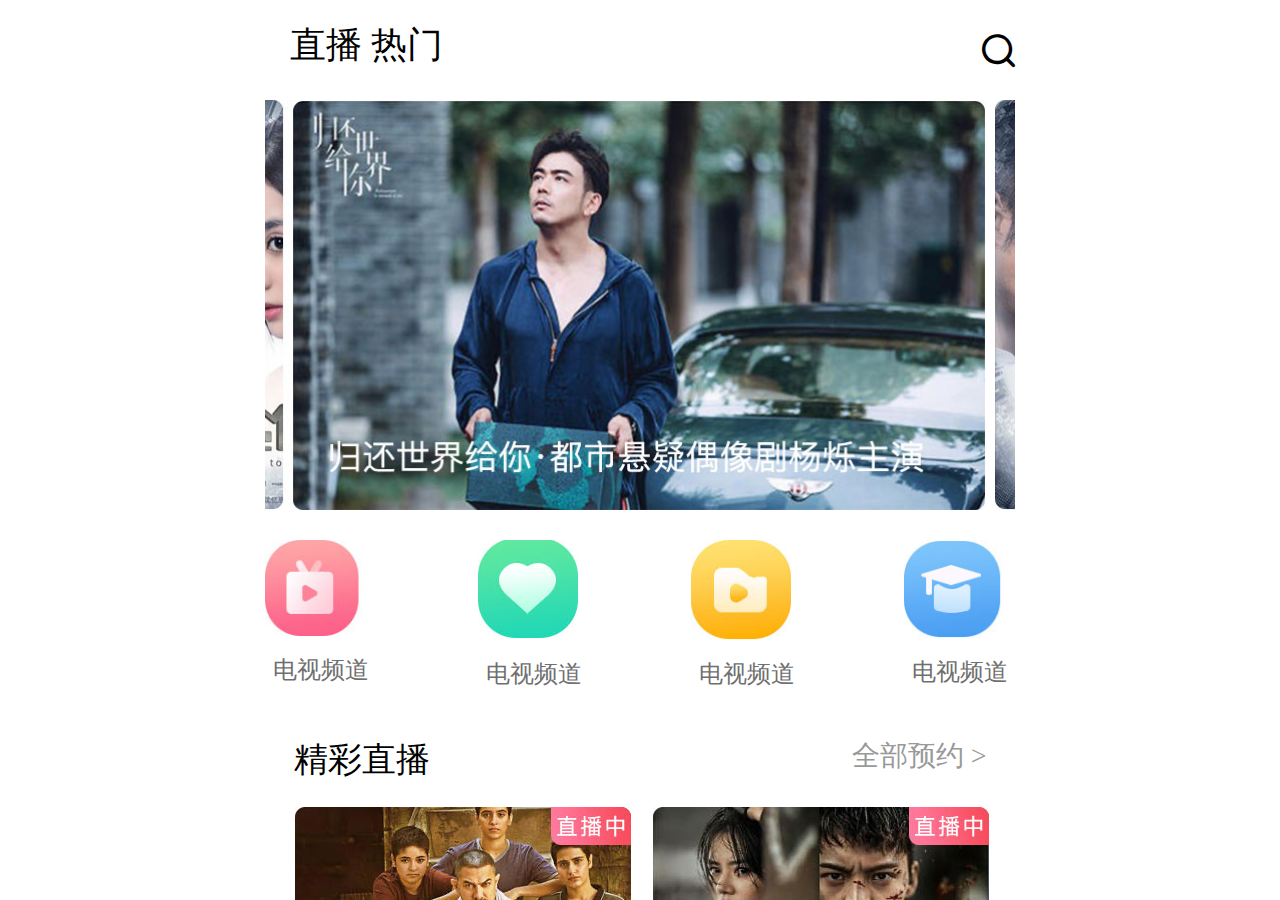
<file: 刘亮/会员首页/index.html>
<!DOCTYPE html>
<html lang="en">

<head>
    <meta charset="UTF-8">
    <meta http-equiv="X-UA-Compatible" content="IE=edge">
    <meta name="viewport" content="width=device-width, initial-scale=1.0">
    <title>Document</title>
    <link rel="stylesheet" href="css/reset.css">
    <link rel="stylesheet" href="fonts/iconfont.css">
    <link rel="stylesheet" href="css/index.css">
    <script src="js/index.js"></script>
</head>

<body>
    <!-- 头部 -->
    <div id="header">
        <div class="left">
            <a href="">直播</a>
            <a href="">热门</a>
        </div>
        <span class="iconfont icon-sousuo"></span>
    </div>
    <!-- 主体 -->
    <div id="main">
        <!-- 轮播图 -->
        <div id="banner">
            <img src="images/banner.jpg" alt="">
        </div>
        <!-- 电视频道 -->
        <div id="movie">
            <div class="title">
                <div>
                    <img src="images/index1.jpg" alt="">
                    <a href="">电视频道</a>
                </div>
                <div>
                    <img src="images/index2.jpg" alt="">
                    <a href="">电视频道</a>
                </div>
                <div>
                    <img src="images/index3.jpg" alt="">
                    <a href="">电视频道</a>
                </div>
                <div>
                    <img src="images/index4.jpg" alt="">
                    <a href="">电视频道</a>
                </div>
            </div>
        </div>
        <!-- 精彩直播 -->
        <div id="Wonderful">
            <div class="title">
                <h6>精彩直播</h6>
                <a href="">全部预约 > </a>
            </div>
            <div class="content">
                <div>
                    <img src="images/zb1.jpg" alt="">
                    <h6>摔跤吧！爸爸</h6>
                    <a href="">打破印度传统的励志故事</a>
                </div>
                <div>
                    <img src="images/zb2.jpg" alt="">
                    <h6>橙红年代</h6>
                    <a href="">平凡的刘子光不懈追逐梦想</a>
                </div>
            </div>
            <div class="title1">
                <h6>体育直播</h6>
                <a href="">全部回看 > </a>
            </div>
            <div class="bottom">
                <div>
                    <img src="images/pe1.jpg" alt="">
                    <h6>骑士詹姆斯</h6>
                    <a href="">美国职业篮球运动员总决赛</a>
                </div>
                <div>
                    <img src="images/pe2.jpg" alt="">
                    <h6>欧洲冠军联赛</h6>
                    <a href="">最高水平的俱乐部</a>
                </div>
            </div>
    </div>
    <div class="title3">
        <h6>体育直播</h6>
        <a href="">全部回看 > </a>
    </div>
</body>

</html>
</file>
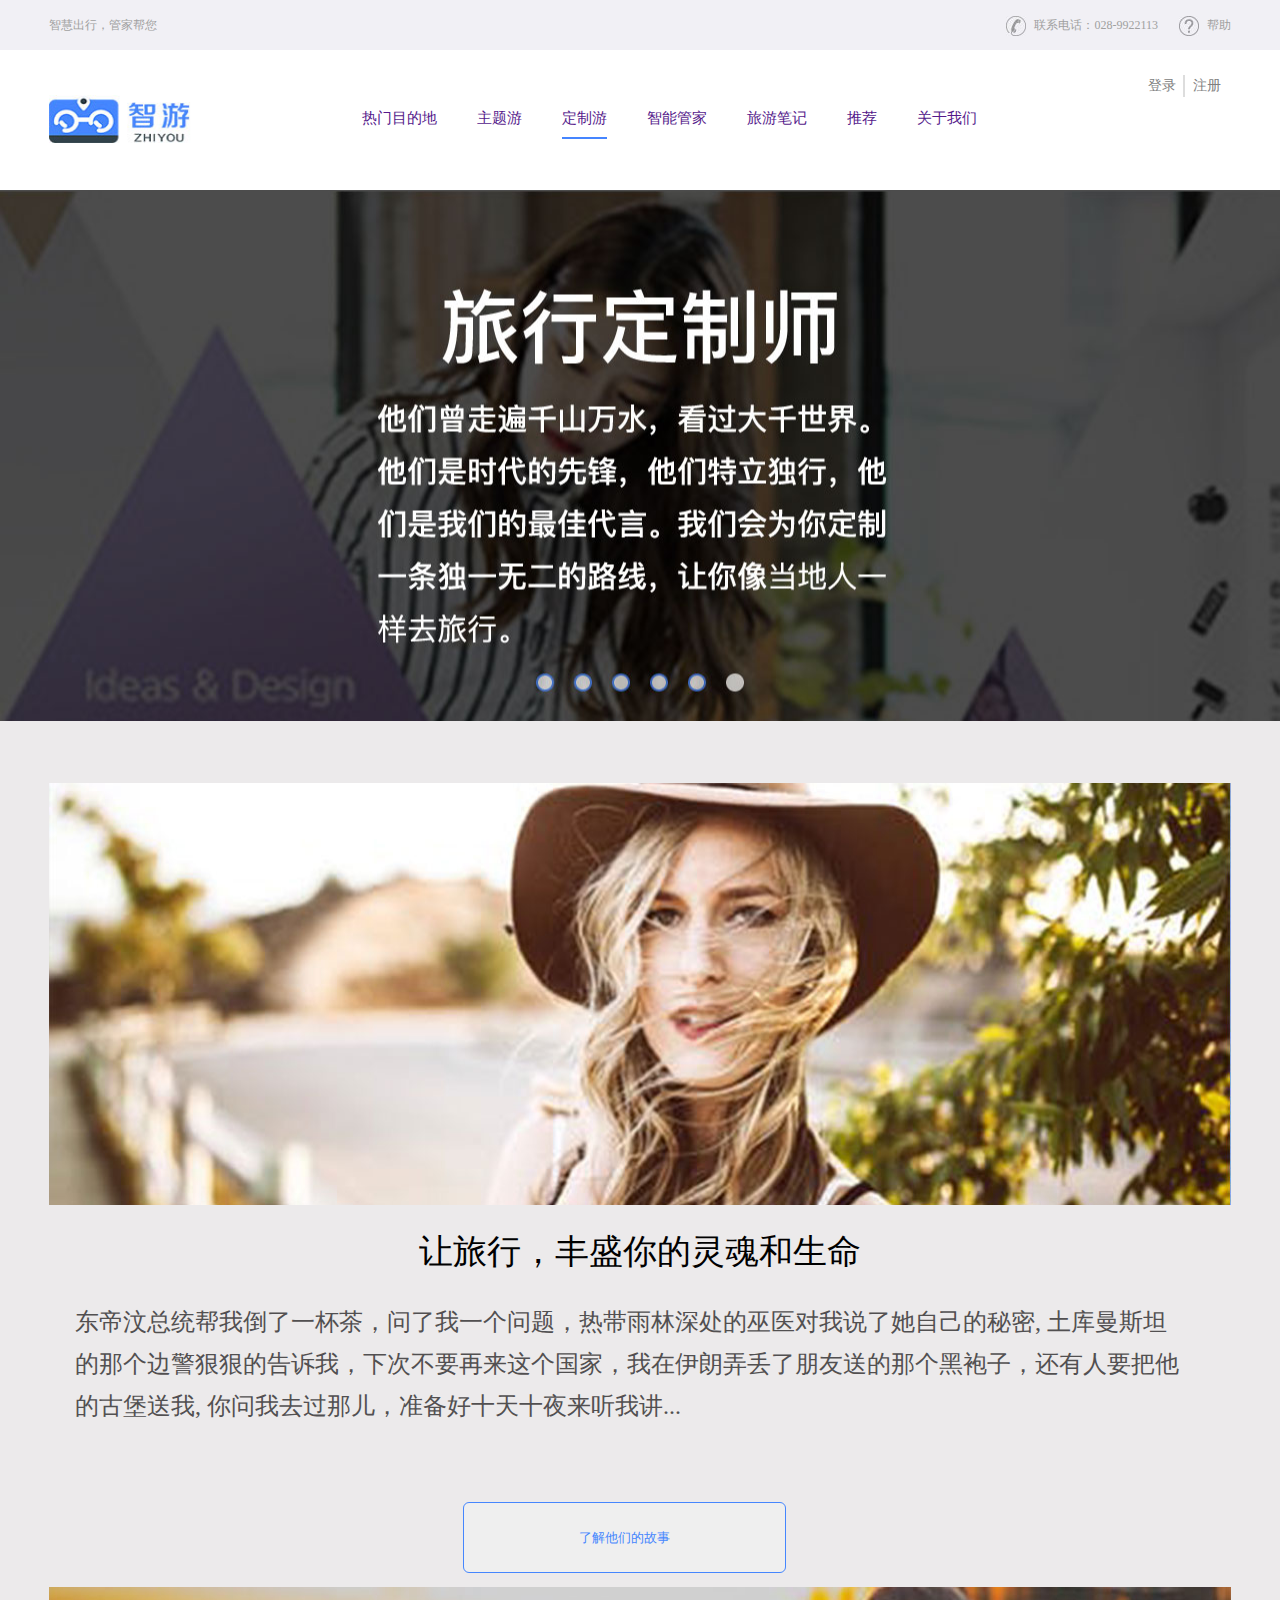
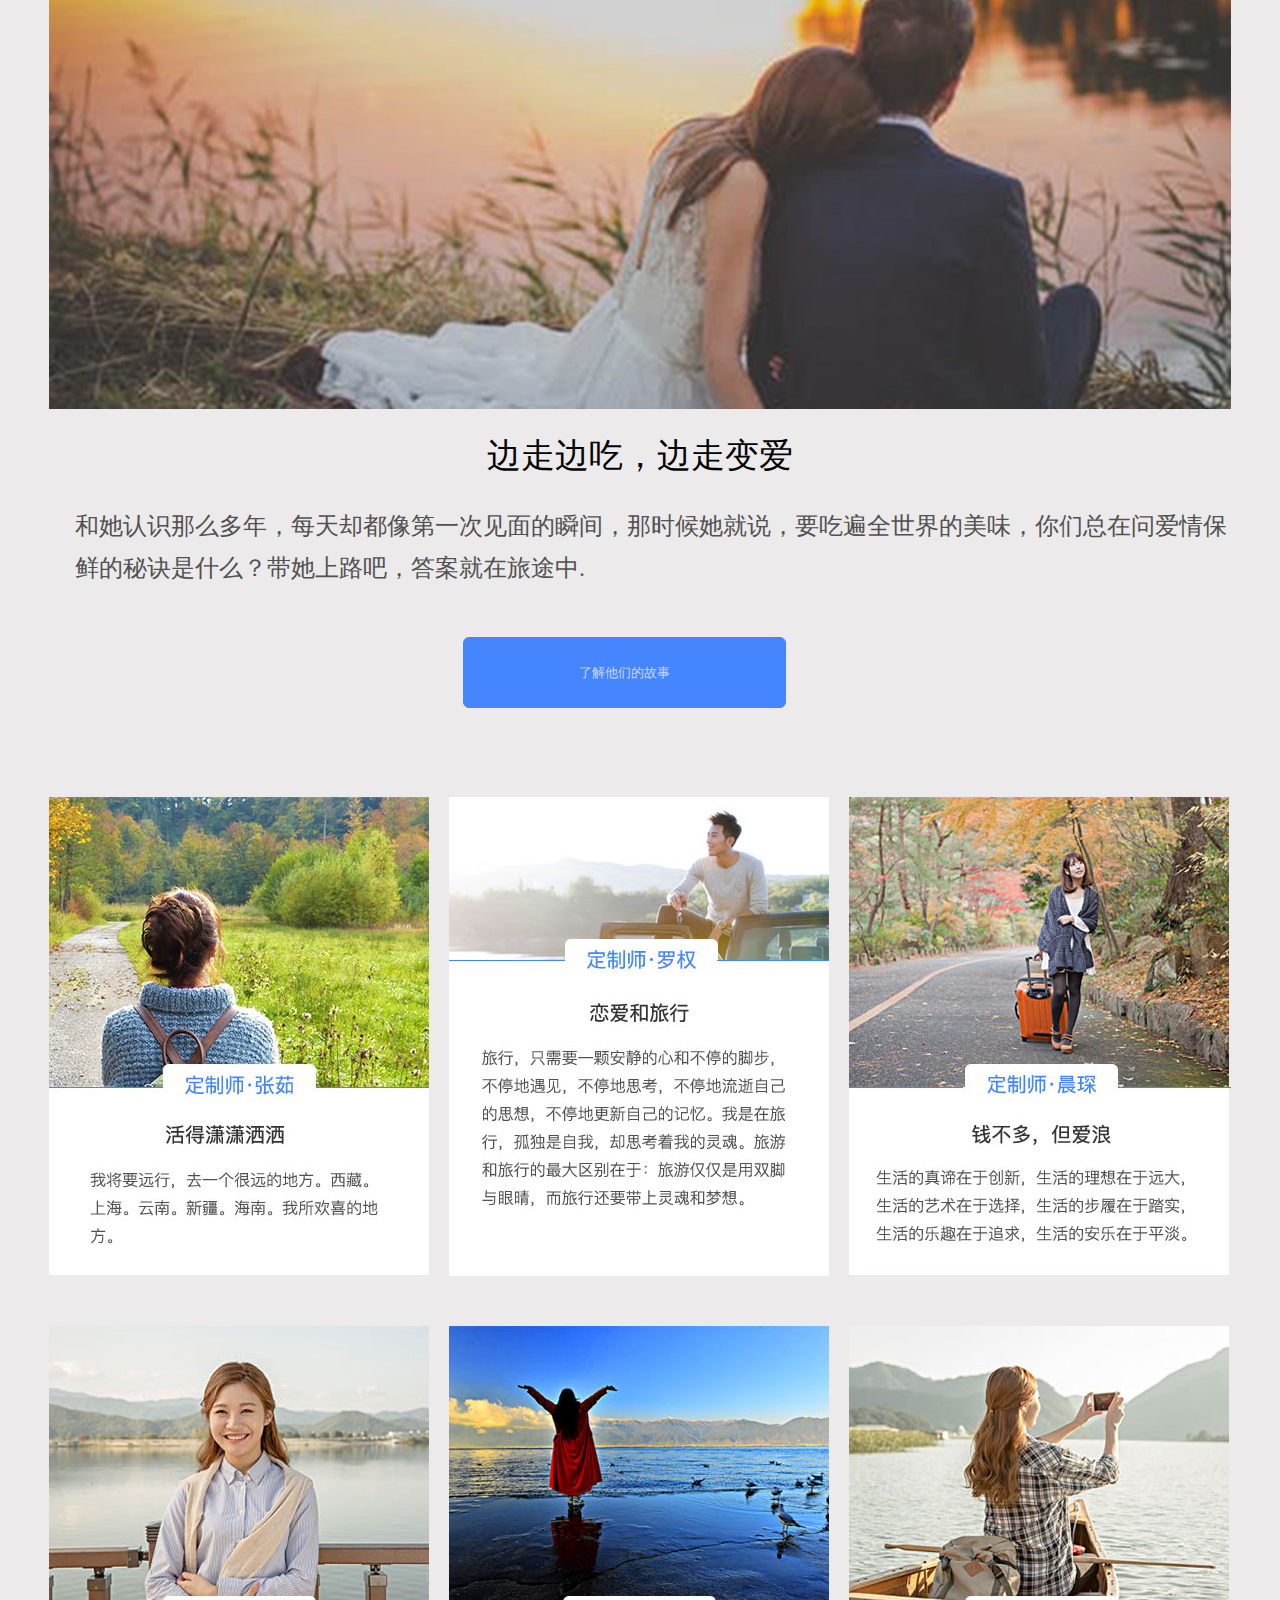
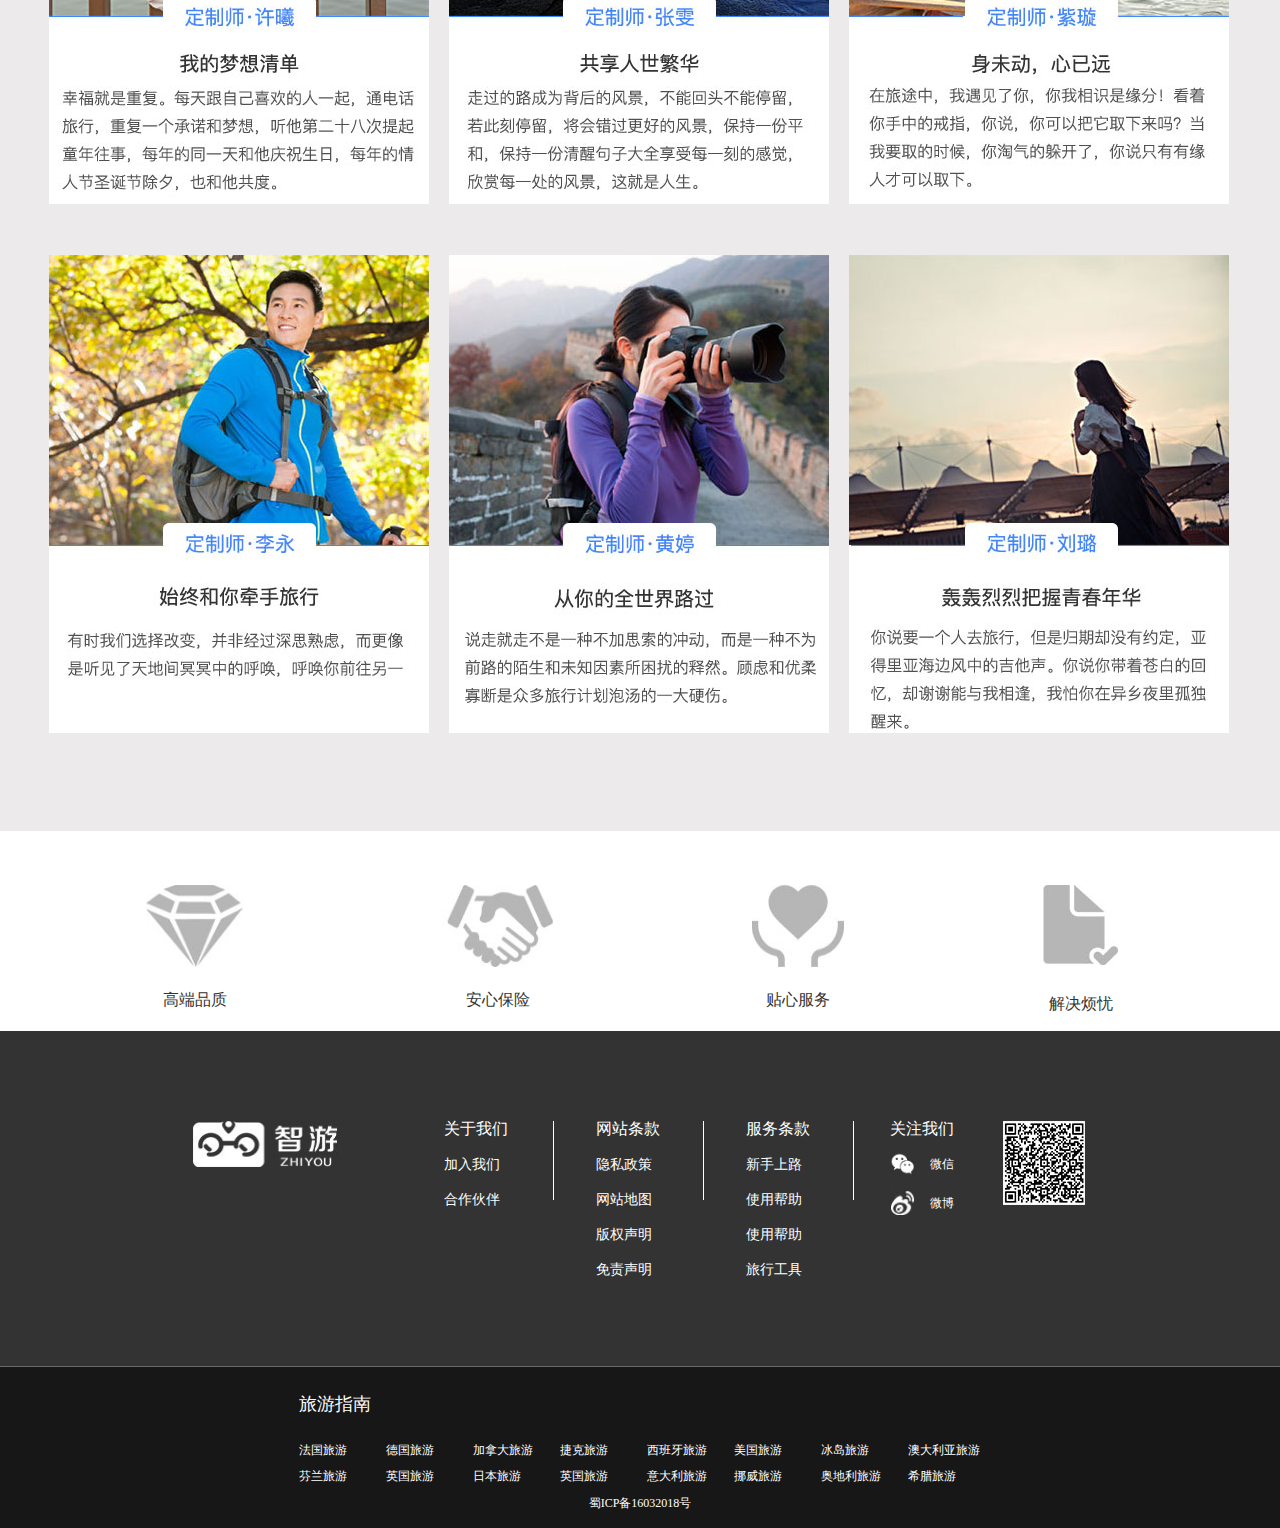
<file: 刘亮/定制师/index.html>
<!DOCTYPE html>
<html lang="en">
<head>
    <meta charset="UTF-8">
    <meta http-equiv="X-UA-Compatible" content="IE=edge">
    <meta name="viewport" content="width=device-width, initial-scale=1.0">
    <title>Document</title>
    <link rel="stylesheet" href="css/reset.css">
    <link rel="stylesheet" href="css/index.css">
</head>
<body>
    <!-- 头部 -->
    <div id="header">
        <div class="container">
            <a href="">智慧出行，管家帮您</a>
            <a href="">
                <img src="images/tel.jpg" alt=""><span class="first">联系电话：028-9922113</span>
                <img src="images/question.jpg" alt=""><span>帮助</span>
            </a>
        </div>
    </div>
    <!-- 导航 -->
    <div id="nav">
        <div class="container">
            <div class="logo">
                <img src="images/logo1.jpg" alt="">
            </div>
            <div class="title">
                <ul>
                    <a href=""><li class="first">热门目的地</li></a>
                    <a href=""><li>主题游</li></a>
                    <a href=""><li class="third">定制游</li></a>
                    <a href=""><li>智能管家</li></a>
                    <a href=""><li>旅游笔记</li></a>
                    <a href=""><li>推荐</li></a>
                    <a href=""><li>关于我们</li></a>
                </ul>
            </div>
            <div class="login">
                <div><a href="">登录</a></div>
                <div class="last"><a href="">注册</a></div>
            </div>
        </div>
    </div>
    <!-- 轮播图 -->
    <div id="banner"> 
    </div>
    <!-- 产品展示 -->
    <div id="show">
        <div class="container">
            <div class="top">
                <img src="images/img1.jpg" alt="">
                <h6>让旅行，丰盛你的灵魂和生命</h6>
                <p>东帝汶总统帮我倒了一杯茶，问了我一个问题，热带雨林深处的巫医对我说了她自己的秘密, 土库曼斯坦<br>的那个边警狠狠的告诉我，下次不要再来这个国家，我在伊朗弄丢了朋友送的那个黑袍子，还有人要把他<br>的古堡送我, 你问我去过那儿，准备好十天十夜来听我讲...</p>
                <button>了解他们的故事</button>
            </div>
            <div class="bottom">
                <img src="images/img2.jpg" alt="">
                <h6>边走边吃，边走变爱</h6>
                <p>和她认识那么多年，每天却都像第一次见面的瞬间，那时候她就说，要吃遍全世界的美味，你们总在问爱情保鲜的秘诀是什么？带她上路吧，答案就在旅途中.</p>
                <button>了解他们的故事</button>
            </div>
        </div>
    </div>
    <!-- 定制师 -->
    <div id="Customizer">
        <div class="container">
            <a href=""> <div>
                <img src="images/person1.jpg" alt="">
            </div></a>  
            <a href=""> <div>
                <img src="images/person2.jpg" alt="">
            </div></a> 
            <a href=""> <div>
                <img src="images/person3.jpg" alt="">
            </div></a> 
            <a href=""> <div>
                <img src="images/person4.jpg" alt="">
            </div></a> 
            <a href=""> <div>
                <img src="images/person5.jpg" alt="">
            </div></a> 
            <a href=""> <div>
                <img src="images/person6.jpg" alt="">
            </div></a> 
            <a href=""> <div>
                <img src="images/peerson7.jpg" alt="">
            </div></a> 
            <a href=""> <div>
                <img src="images/person8.jpg" alt="">
            </div></a> 
            <a href=""> <div>
                <img src="images/person9.jpg" alt="">
            </div></a> 
        </div>
    </div>
    <!-- 品质 -->
    <div id="quality">
        <div class="content">
            <div>
                <img src="images/img3.jpg" alt="">
                <a href="">高端品质</a>
            </div>
            <div>
                <img src="images/img4.jpg" alt="">
                <a href="">安心保险</a>
            </div>
            <div>
                <img src="images/img5.jpg" alt="">
                <a href="">贴心服务</a>
            </div>
            <div>
                <img src="images/img6.jpg" alt="">
                <a href="">解决烦忧</a>
            </div>
        </div>
    </div>
    <!-- 关于我们 -->
    <div id="aboutUs">
        <div class="content">
            <div class="logo2">
                <img src="images/logo2.jpg" alt="">
            </div>
            <div class="me">
                <ul>
                    <a href=""><li>关于我们 </li></a>
                    <a href=""><li>加入我们</li></a>
                    <a href=""><li>合作伙伴</li></a>
                </ul>
            </div>
            <div class="line"></div>
            <div class="article">
                <ul>
                    <a href=""><li>网站条款</li></a>
                    <a href=""><li>隐私政策</li></a>
                    <a href=""><li>网站地图</li></a>
                    <a href=""> <li>版权声明</li></a>
                    <a href=""> <li>免责声明</li></a>
                </ul>
            </div>
            <div class="line1"></div>
            <div class="serve">
                <ul>
                   <a href=""><li>服务条款</li></a>
                   <a href=""><li>新手上路</li></a>
                   <a href=""><li>使用帮助</li></a>
                   <a href=""><li>使用帮助</li></a>
                   <a href="">旅行工具<li></li></a>
                </ul>
            </div>
            <div class="line1"></div>
            <div class="concern">
                <ul>
                   <a href=""><li>关注我们</li></a>
                   <a href="">
                    <img src="images/wechat.jpg" alt=""><span>微信</span>
                   </a>
                   <a href="">
                    <li>
                        <a href="">
                            <img src="images/weibo.jpg" alt=""><span>微博</span>
                           </a>
                    </li>
                   </a>
                </ul>
            </div>
            <div class="img">
                <img src="images/erweima.jpg" alt="">
            </div>
        </div>
    </div>
    <!-- 页脚 -->
    <div id="footer">
        <div class="content">
            <h6>旅游指南</h6>
            <ul>
                <a href=""><li class="first">法国旅游</li></a>
                <a href=""><li>德国旅游</li></a>
                <a href=""><li>加拿大旅游</li></a>
                <a href=""><li>捷克旅游</li></a>
                <a href=""><li>西班牙旅游</li></a>
                <a href=""><li>美国旅游</li></a>
                <a href=""><li>冰岛旅游</li></a>
                <a href=""><li>澳大利亚旅游</li></a>
                
            </ul>
            <ul>
                <a href=""><li class="first">芬兰旅游</li></a>
                <a href=""><li>英国旅游</li></a>
                <a href=""><li>日本旅游</li></a>
                <a href=""><li>英国旅游</li></a>
                <a href=""><li>意大利旅游</li></a>
                <a href=""><li>挪威旅游</li></a>
                <a href=""><li>奥地利旅游</li></a>
                <a href=""><li>希腊旅游</li></a>
            </ul>
            <p> 蜀ICP备16032018号</p>
        </div>
       
    </div>
</body>
</html>
</file>
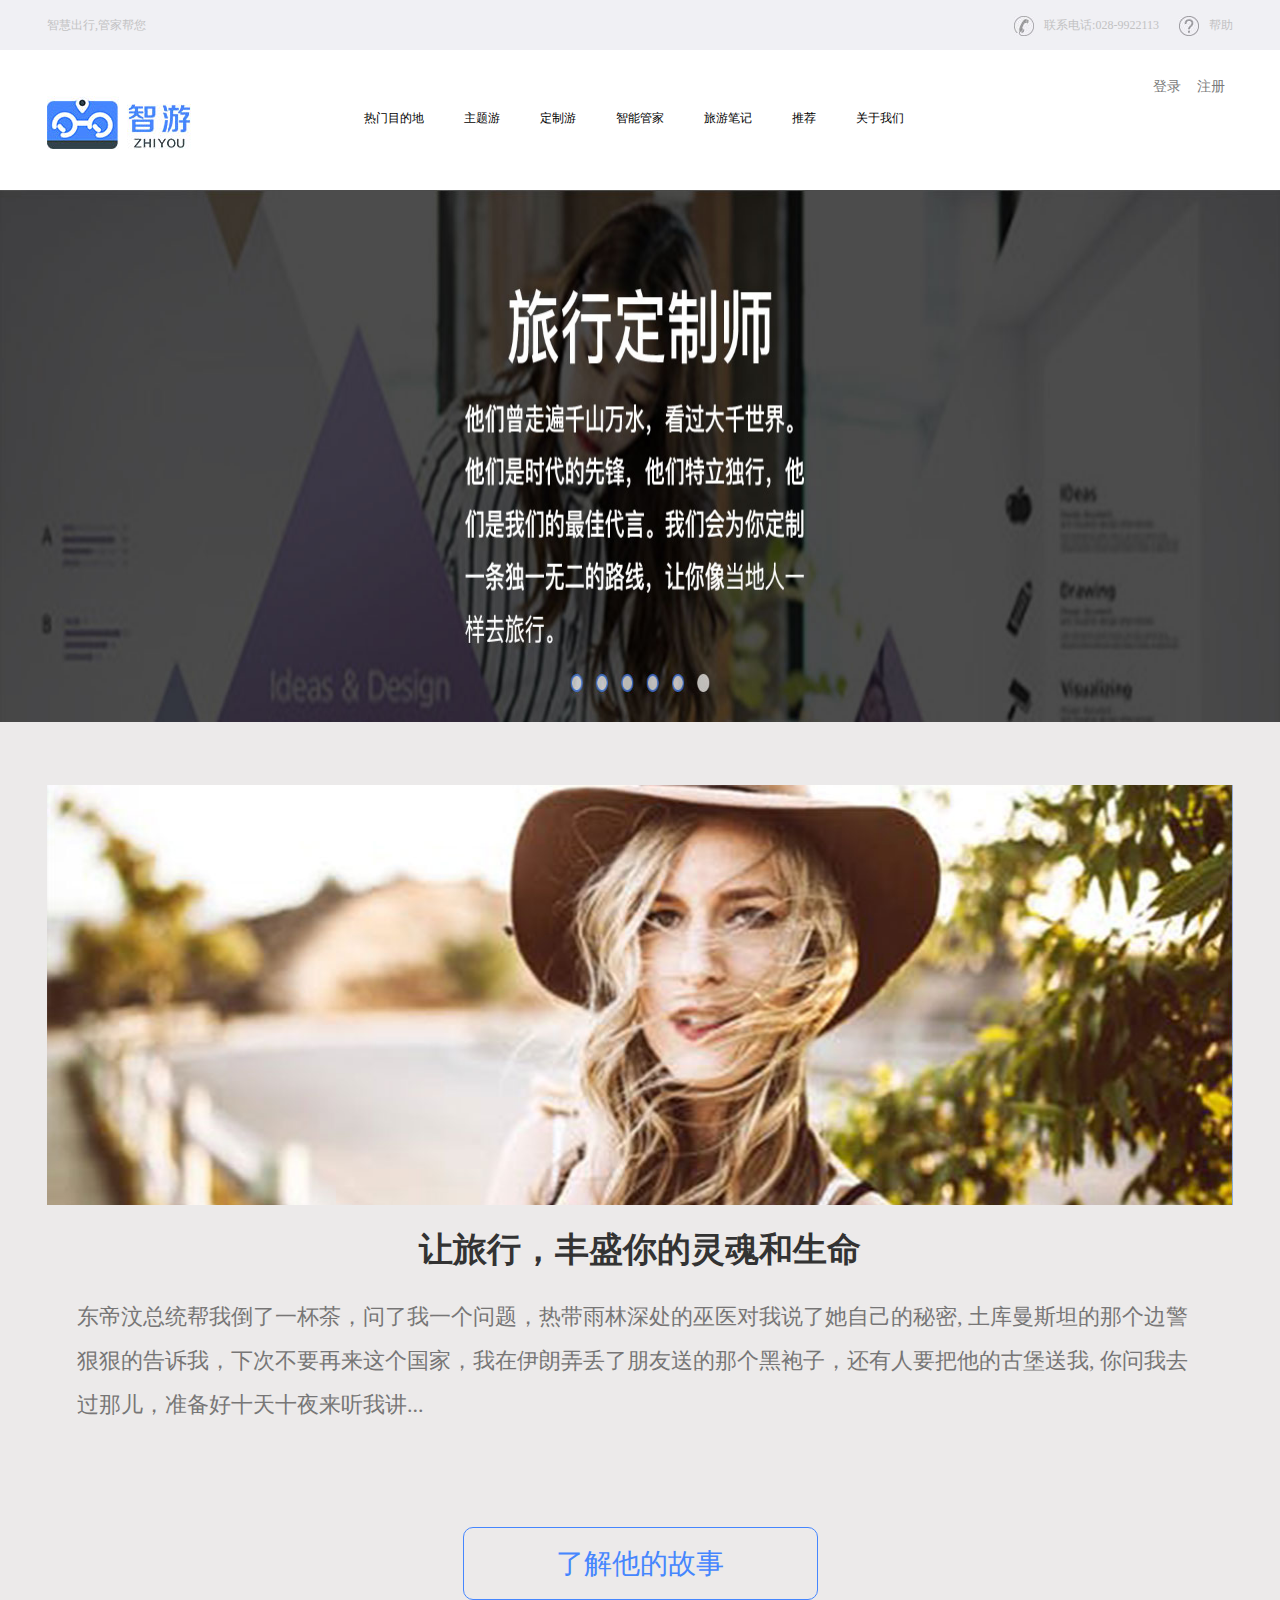
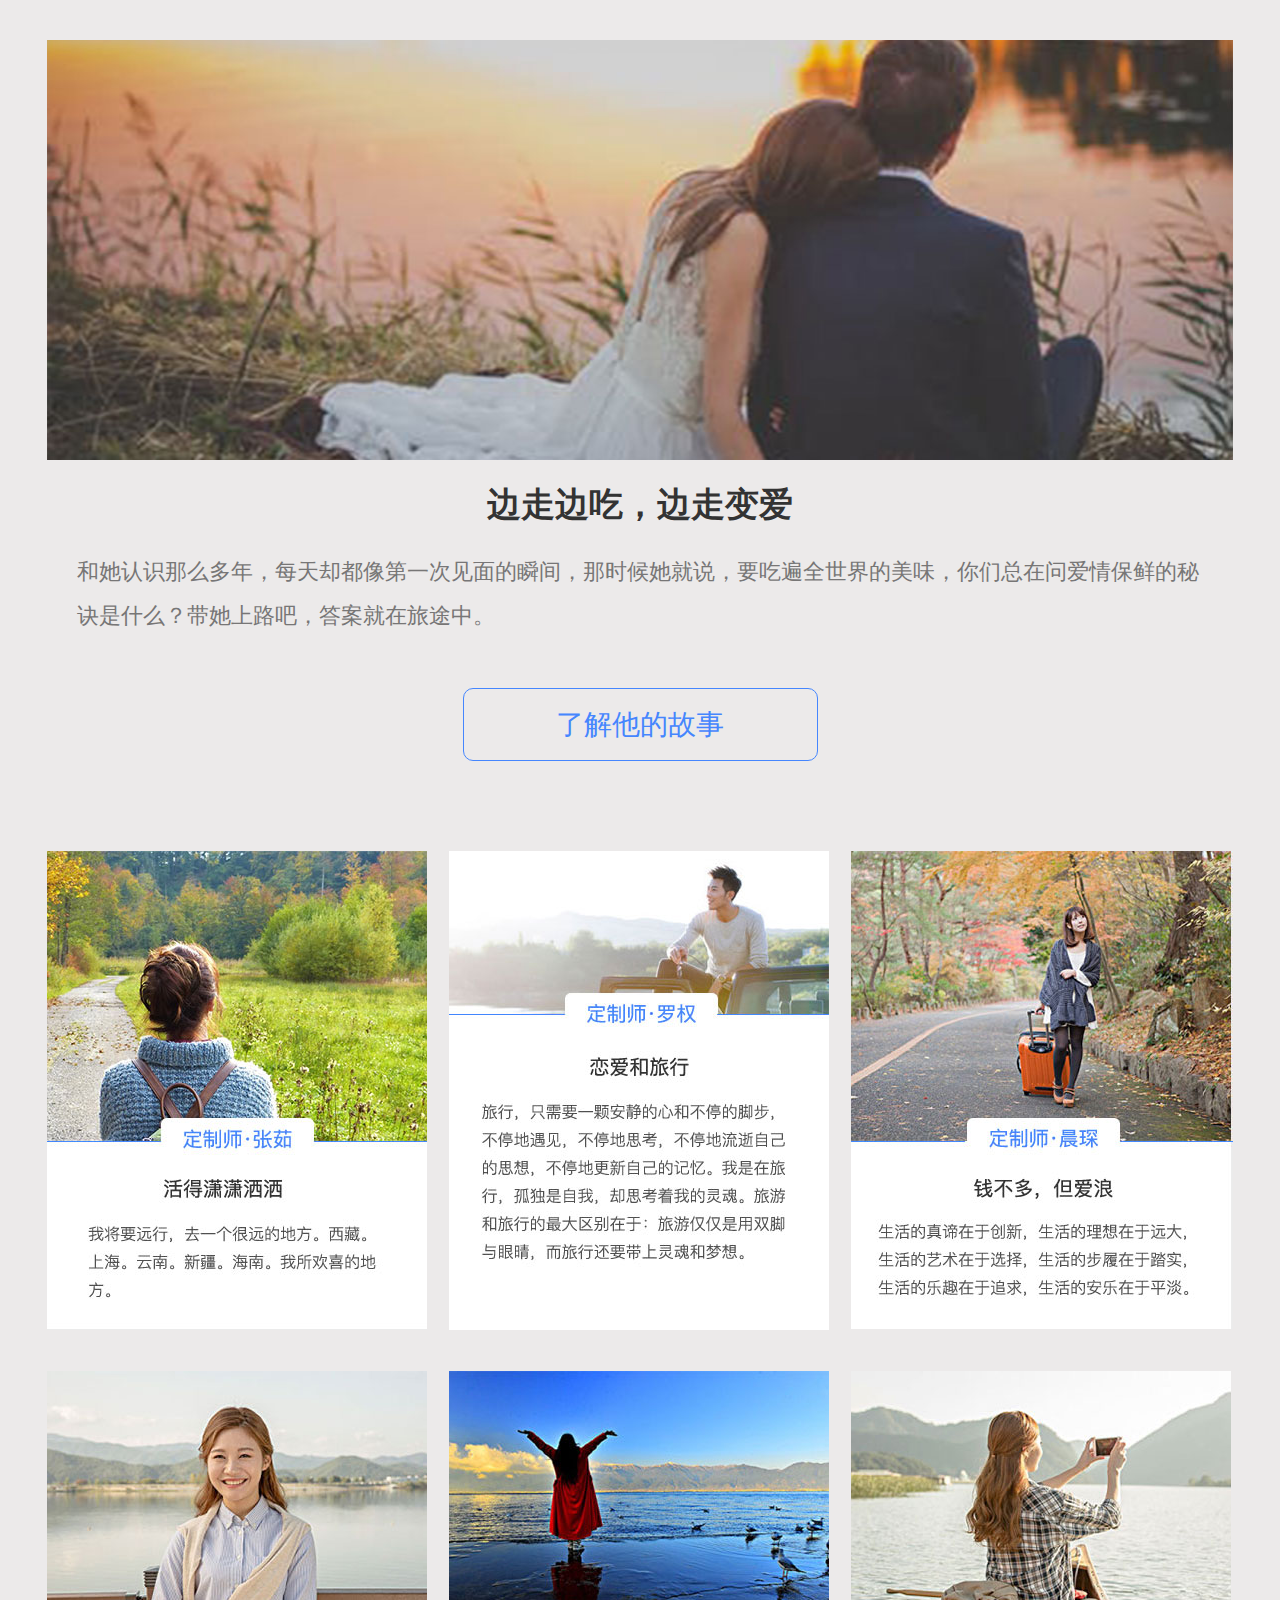
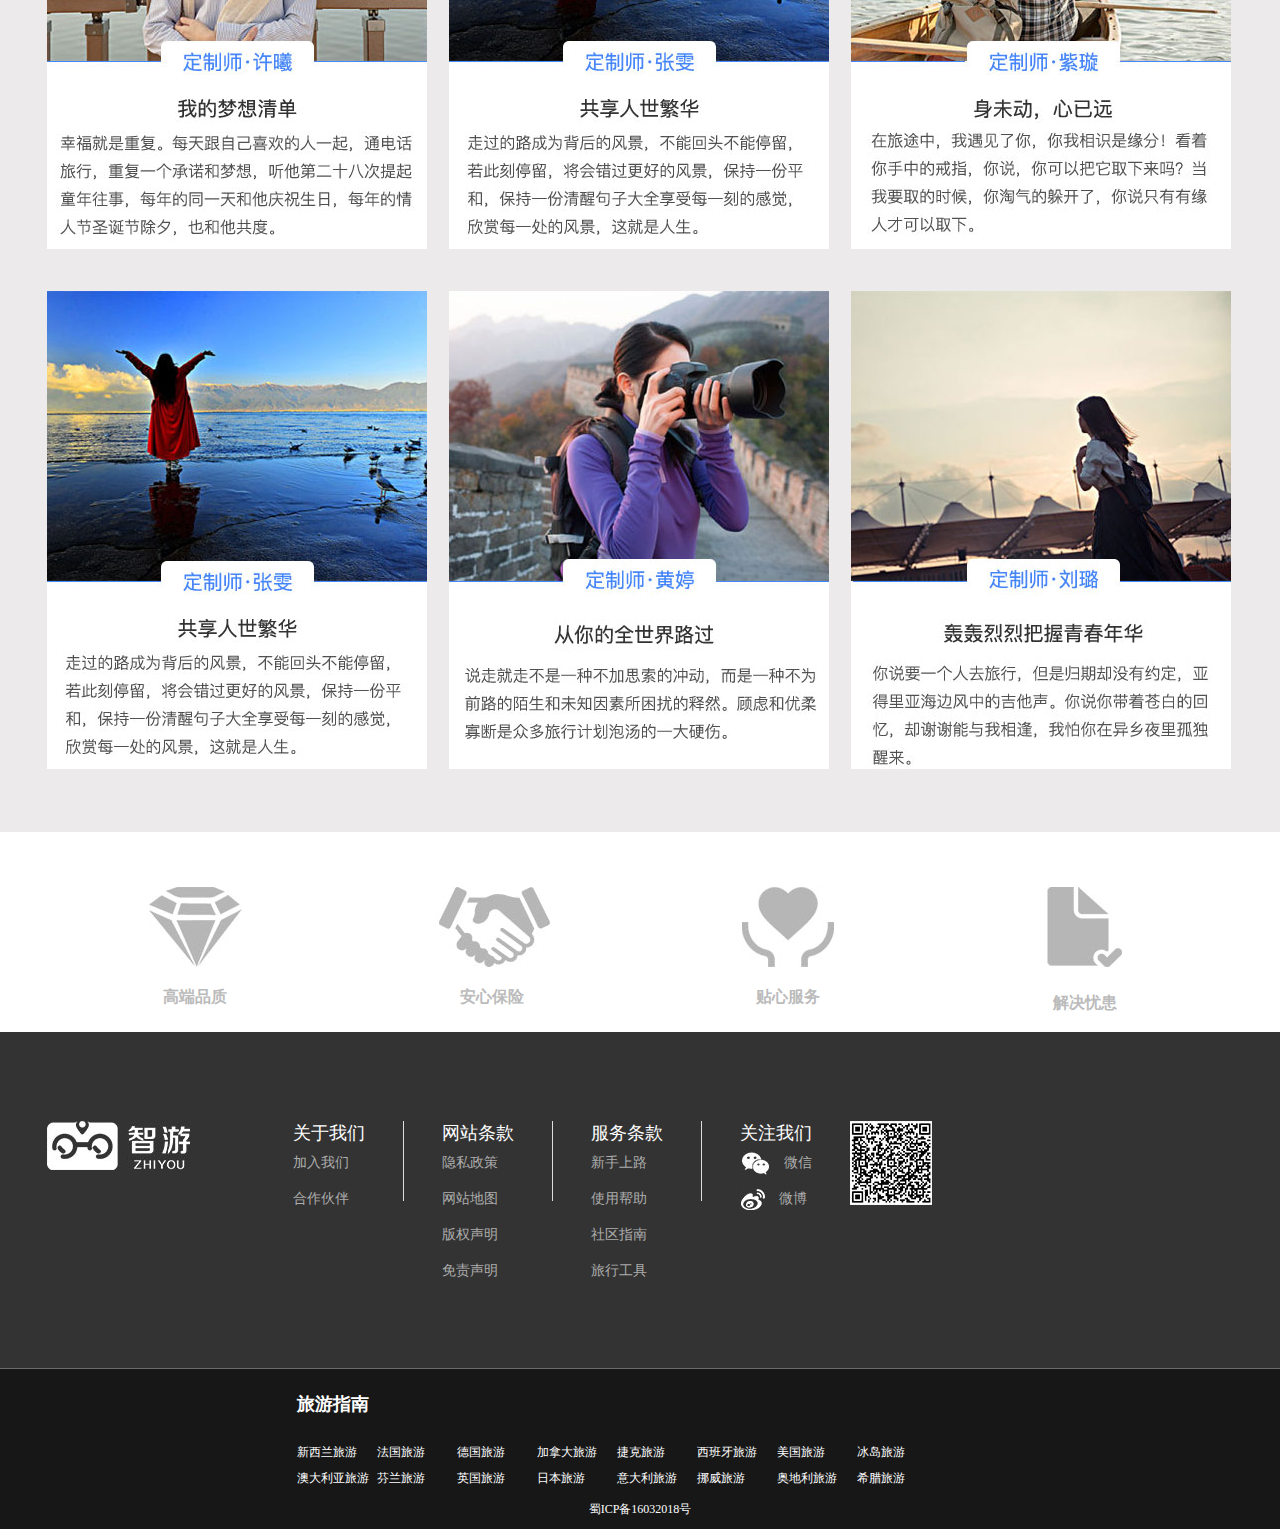
<file: 李黄铭/定制师-自作/index.html>
<!DOCTYPE html>
<html lang="en">

<head>
    <meta charset="UTF-8">
    <meta http-equiv="X-UA-Compatible" content="IE=edge">
    <meta name="viewport" content="width=device-width, initial-scale=1.0">
    <title>定制师</title>
    <link rel="stylesheet" href="css/reset.css">
    <link rel="stylesheet" href="css/index.css">

</head>

<body>
    <!-- 头部 -->
    <div id="top">
        <div class="w clearfix">
            <p>智慧出行,管家帮您</p>
            <ul class="clearfix">
                <li><img src="images/tel.jpg" alt=""></li>
                <li>联系电话:028-9922113</li>
                <li><img src="images/question.jpg" alt=""></li>
                <li>帮助</li>
            </ul>
        </div>
    </div>
    <!-- 导航 -->
    <div id="nav">
        <div class="w">
            <div class="logo"><img src="images/logo1.jpg" alt=""></div>
            <ul class="clearfix">
                <li><a href="#">热门目的地</a></li>
                <li><a href="#">主题游</a></li>
                <li><a href="#">定制游</a></li>
                <li><a href="#">智能管家</a></li>
                <li><a href="#">旅游笔记</a></li>
                <li><a href="#">推荐</a></li>
                <li><a href="#">关于我们</a></li>
            </ul>
            <a href="#">注册</a>
            <a href="#">登录</a>
        </div>
    </div>
    <!-- bunner -->
    <div id="bunner">
    </div>

    <!-- 主要内容 -->
    <div id="main">
        <div class="w">
            <img class="big1" src="images/img1.jpg" alt="">
            <h1>让旅行，丰盛你的灵魂和生命</h1>
            <p>东帝汶总统帮我倒了一杯茶，问了我一个问题，热带雨林深处的巫医对我说了她自己的秘密, 土库曼斯坦的那个边警狠狠的告诉我，下次不要再来这个国家，我在伊朗弄丢了朋友送的那个黑袍子，还有人要把他的古堡送我,
                你问我去过那儿，准备好十天十夜来听我讲...</p>
            <a href="#">了解他的故事</a>

            <img class="big2" src="images/img2.jpg" alt="">
            <h1>边走边吃，边走变爱</h1>
            <p>和她认识那么多年，每天却都像第一次见面的瞬间，那时候她就说，要吃遍全世界的美味，你们总在问爱情保鲜的秘诀是什么？带她上路吧，答案就在旅途中。</p>
            <a href="#">了解他的故事</a>

            <ul class="clearfix">
                <li><a href="#"><img src="images/person1.jpg" alt=""></a></li>
                <li><a href="#"><img src="images/person2.jpg" alt=""></a></li>
                <li><a href="#"><img src="images/person3.jpg" alt=""></a></li>
                <li><a href="#"><img src="images/person4.jpg" alt=""></a></li>
                <li><a href="#"><img src="images/person5.jpg" alt=""></a></li>
                <li><a href="#"><img src="images/person6.jpg" alt=""></a></li>
                <li><a href="#"><img src="images/person5.jpg" alt=""></a></li>
                <li><a href="#"><img src="images/person8.jpg" alt=""></a></li>
                <li><a href="#"><img src="images/person9.jpg" alt=""></a></li>
            </ul>
        </div>
    </div>

    <!-- 服务 -->
    <div id="service">
        <div class="w">
            <ul class="clearfix">
                <li><img src="images/img3.jpg" alt="">
                    <h2>高端品质</h2>
                </li>
                <li><img src="images/img4.jpg" alt="">
                    <h2>安心保险</h2>
                </li>
                <li><img src="images/img5.jpg" alt="">
                    <h2>贴心服务</h2>
                </li>
                <li><img src="images/img6.jpg" alt="">
                    <h2>解决忧患</h2>
                </li>
            </ul>
        </div>
    </div>

    <!-- 底部导航 -->
    <div id="item">
        <div class="w">
            <img class="logo2" src="images/logo2.jpg" alt="">
            <dl>
                <dt><a href="#">关于我们</a></dt>
                <dd><a href="#">加入我们</a></dd>
                <dd><a href="#">合作伙伴</a></dd>
            </dl>
            <dl>
                <dt><a href="#">网站条款</a></dt>
                <dd><a href="#">隐私政策</a></dd>
                <dd><a href="#">网站地图</a></dd>
                <dd><a href="#">版权声明</a></dd>
                <dd><a href="#">免责声明</a></dd>
            </dl>
            <dl>
                <dt><a href="#">服务条款</a></dt>
                <dd><a href="#">新手上路</a></dd>
                <dd><a href="#">使用帮助</a></dd>
                <dd><a href="#">社区指南</a></dd>
                <dd><a href="#">旅行工具</a></dd>
            </dl>
            <dl>
                <dt><a href="#">关注我们</a></dt>
                <dd><a href="#"><img src="images/wechat.jpg" alt="">微信</a></dd>
                <dd><a href="#"><img src="images/weibo.jpg" alt="">微博</a></dd>
            </dl>
            <img class="erweima" src="images/erweima.jpg" alt="">
        </div>
    </div>
    <!-- 页脚 -->
    <div id="footer">
        <div class="w">
            <h1>旅游指南</h1>
            <ul class="clearfix">
                <li><a href="#">新西兰旅游</a></li>
                <li><a href="#">法国旅游</a></li>
                <li><a href="#">德国旅游</a></li>
                <li><a href="#">加拿大旅游</a></li>
                <li><a href="#">捷克旅游</a></li>
                <li><a href="#">西班牙旅游</a></li>
                <li><a href="#">美国旅游</a></li>
                <li><a href="#">冰岛旅游</a></li>
                <li><a href="#">澳大利亚旅游</a></li>
                <li><a href="#">芬兰旅游</a></li>
                <li><a href="#">英国旅游</a></li>
                <li><a href="#">日本旅游</a></li>
                <li><a href="#">意大利旅游</a></li>
                <li><a href="#">挪威旅游</a></li>
                <li><a href="#">奥地利旅游</a></li>
                <li><a href="#">希腊旅游</a></li>
            </ul>
            <p> 蜀ICP备16032018号</p>
        </div>
    </div>

</body>

</html>
</file>
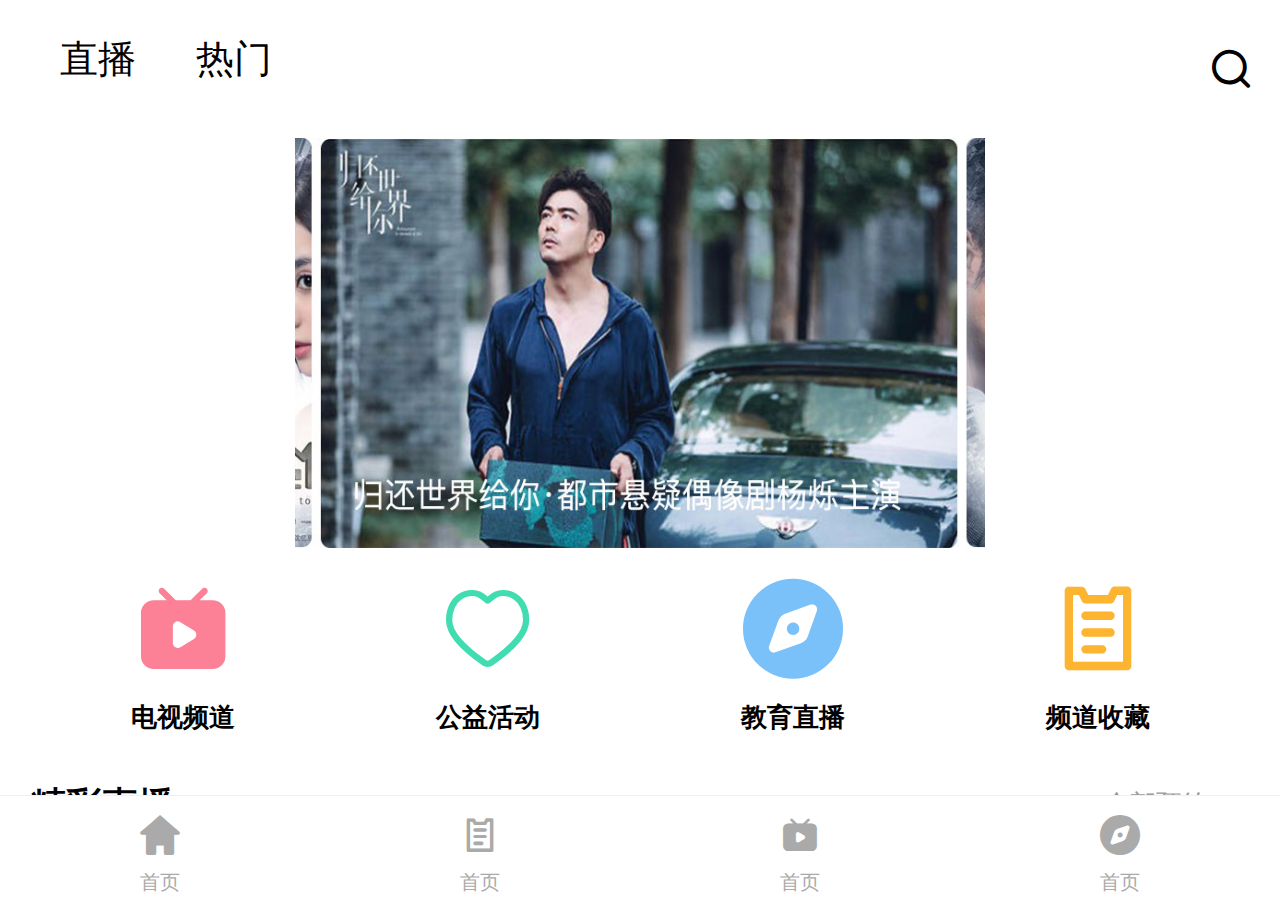
<file: 李黄铭/移动端-自作/index.html>
<!DOCTYPE html>
<html lang="en">

<head>
    <meta charset="UTF-8">
    <meta http-equiv="X-UA-Compatible" content="IE=edge">
    <meta name="viewport" content="width=device-width, initial-scale=1.0">
    <title>Document</title>
    <link rel="stylesheet" href="css/reset.css">
    <link rel="stylesheet" href="css/index.css">
    <link rel="stylesheet" href="fonts/iconfont.css">
    <script src="js/rem.js"></script>
</head>

<body>
    <div id="header">
        <a href="#">直播 <img src="images/nav_move.jpg" alt=""></a>
        <a href="#">热门<img src="images/nav_move.jpg" alt=""></a>
        <i class="iconfont icon-sousuo"></i>
    </div>
    <div id="main">
        <div class="bunner">
            <img src="images/banner.jpg" alt="">
        </div>
        <div class="channer">
            <ul>
                <li><a href="#"> <i class="iconfont icon-zhibo"></i>
                        <h2>电视频道</h2>
                    </a></li>
                <li><a href="#"> <i class="iconfont icon-aixin"></i>
                        <h2>公益活动</h2>
                    </a></li>
                <li><a href="#"> <i class="iconfont icon-faxian"></i>
                        <h2>教育直播</h2>
                    </a></li>
                <li><a href="#"> <i class="iconfont icon-wenzhang"></i>
                        <h2>频道收藏</h2>
                    </a></li>
            </ul>
        </div>
        <div class="live">
            <h1>精彩直播</h1>
            <a href="#">全部预约 ></a>
        </div>
        <ul class="item">
            <li><a href="#"><img src="images/zb1.jpg" alt=""></a>
                <h2>摔跤吧!爸爸</h2>
                <p>打破传统的励志故事</p>
            </li>
            <li><a href="#"><img src="images/zb2.jpg" alt=""></a>
                <h2>橙红年代</h2>
                <p>平凡的刘子光不懈追逐梦想</p>
            </li>
        </ul>
        <div class="live">
            <h1>体育直播</h1>
            <a href="#">全部回看 ></a>
        </div>
        <ul class="item">
            <li><a href="#"><img src="images/pe2.jpg" alt=""></a>
                <h2>骑士詹姆斯</h2>
                <p>美国职业篮球运动员总决赛</p>
            </li>
            <li><a href="#"><img src="images/pe1.jpg" alt=""></a>
                <h2>欧洲冠军连赛</h2>
                <p>最高水平的俱乐部赛事</p>
            </li>
        </ul>
        <div class="live">
            <h1>电视台直播</h1>
            <a href="#">全部预约 ></a>
        </div>
        <ul class="tv">
            <li><a href="#"><img src="images/movie1.jpg" alt="">
                    <div>
                        <h2>浙江卫视<i class="iconfont icon-aixin"></i></h2>
                        <p>第一夫人娜塔莉·波诗曼</p>
                        <p>23:45 | 贝丝·格兰特等主演</p>
                    </div>
                </a></li>
            <li><a href="#"><img src="images/movie2.jpg" alt="">
                    <div>
                        <h2>江苏卫视<i class="iconfont icon-aixin"></i></h2>
                        <p>了不起的麦瑟尔夫人剧照</p>
                        <p>14:20｜喜剧剧集最佳女主角奖</p>
                    </div>
                </a></li>
            <li><a href="#"><img src="images/movie3.jpg" alt="">
                    <div>
                        <h2>CCTV6 电影<i class="iconfont icon-aixin"></i></h2>
                        <p>机器之血成龙罗志祥主演</p>
                        <p>12:50｜暂停播出，敬请谅解</p>
                    </div>
                </a></li>
            <li><a href="#"><img src="images/movie4.jpg" alt="">
                    <div>
                        <h2>CCTV3 综艺<i class="iconfont icon-aixin"></i></h2>
                        <p>你好旧时光国产青春偶像剧</p>
                        <p>10:30｜马上播出，期待观看</p>
                    </div>
                </a></li>
        </ul>
    </div>
    <!-- 页脚 -->
    <div id="footer">
        <ul>
            <li><a href="#"><i class="iconfont icon-iconfontzhizuobiaozhun023101"></i><span>首页</span>
                </a></li>
            <li><a href="#"><i class="iconfont icon-wenzhang"></i><span>首页</span>
                </a></li>
            <li><a href="#"><i class="iconfont icon-zhibo"></i><span>首页</span>
                </a></li>
            <li><a href="#"><i class="iconfont icon-faxian"></i><span>首页</span>
                </a></li>
        </ul>
    </div>
</body>

</html>
</file>
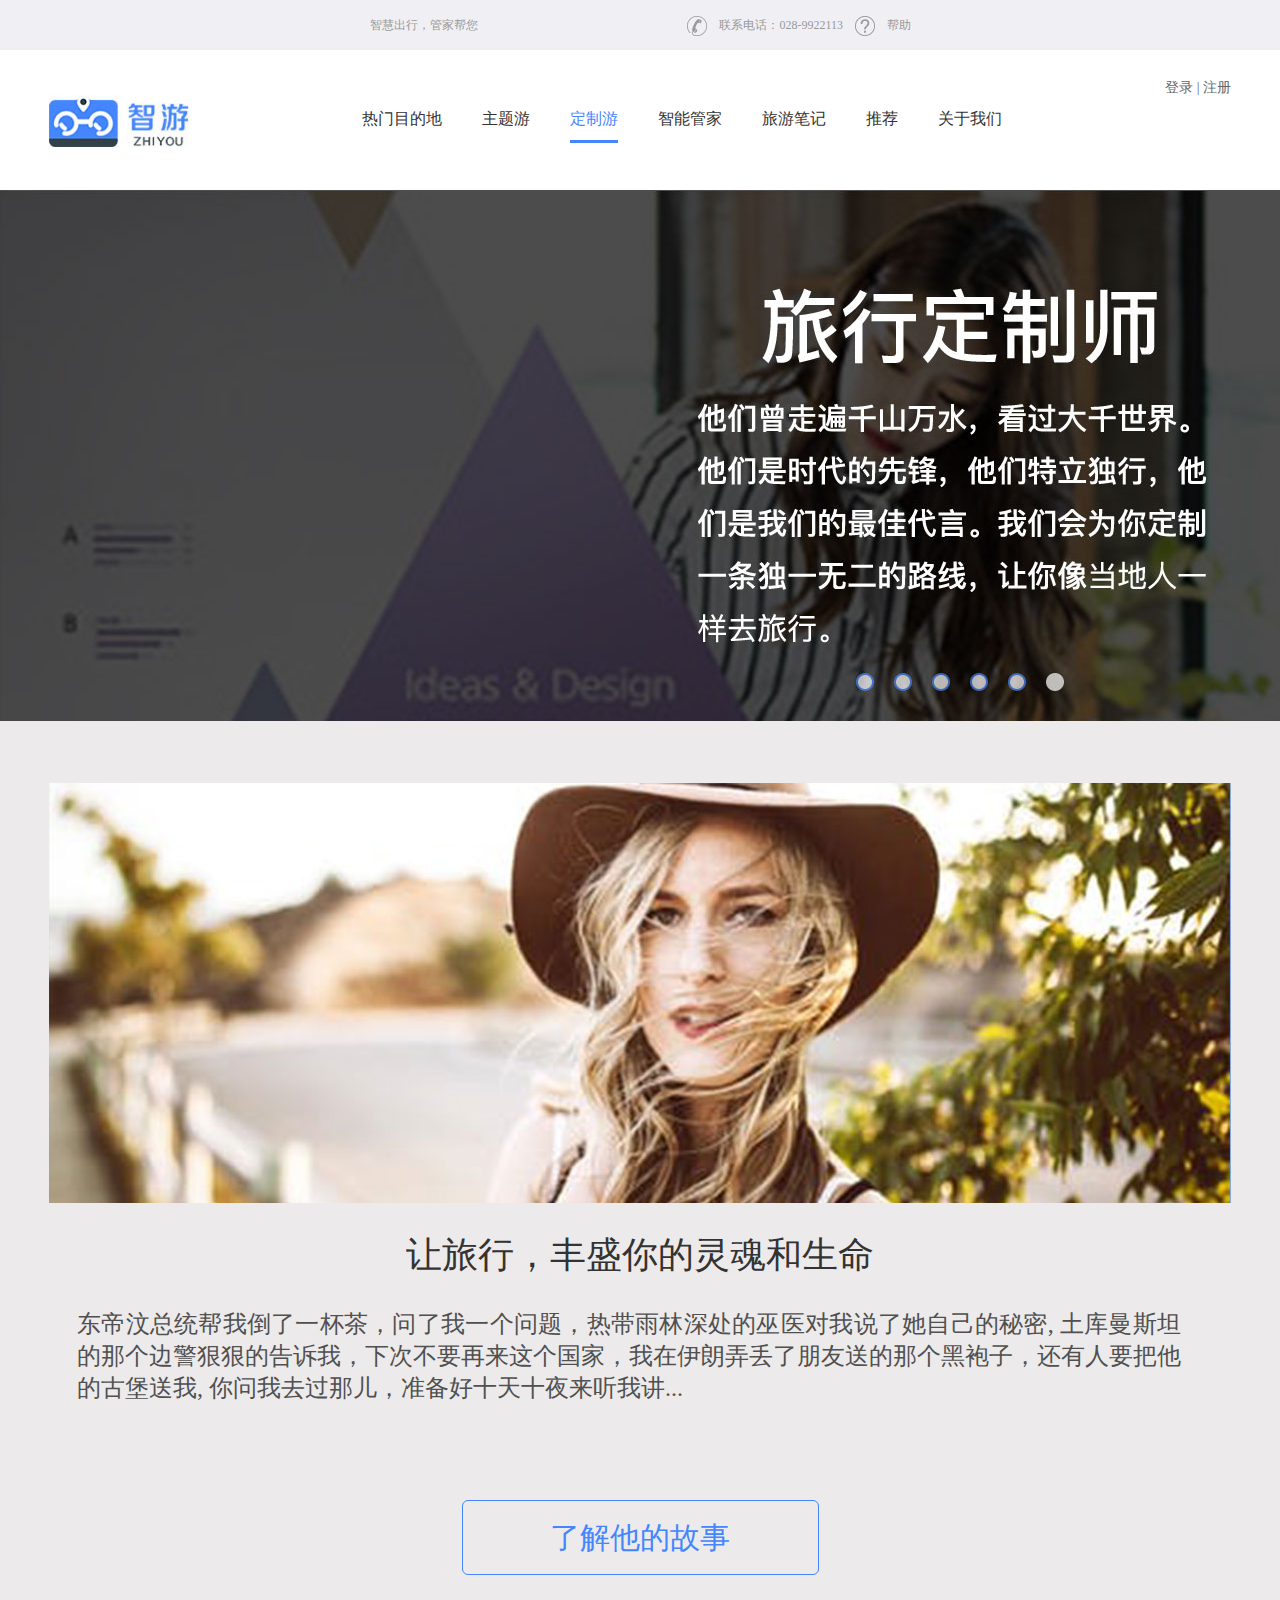
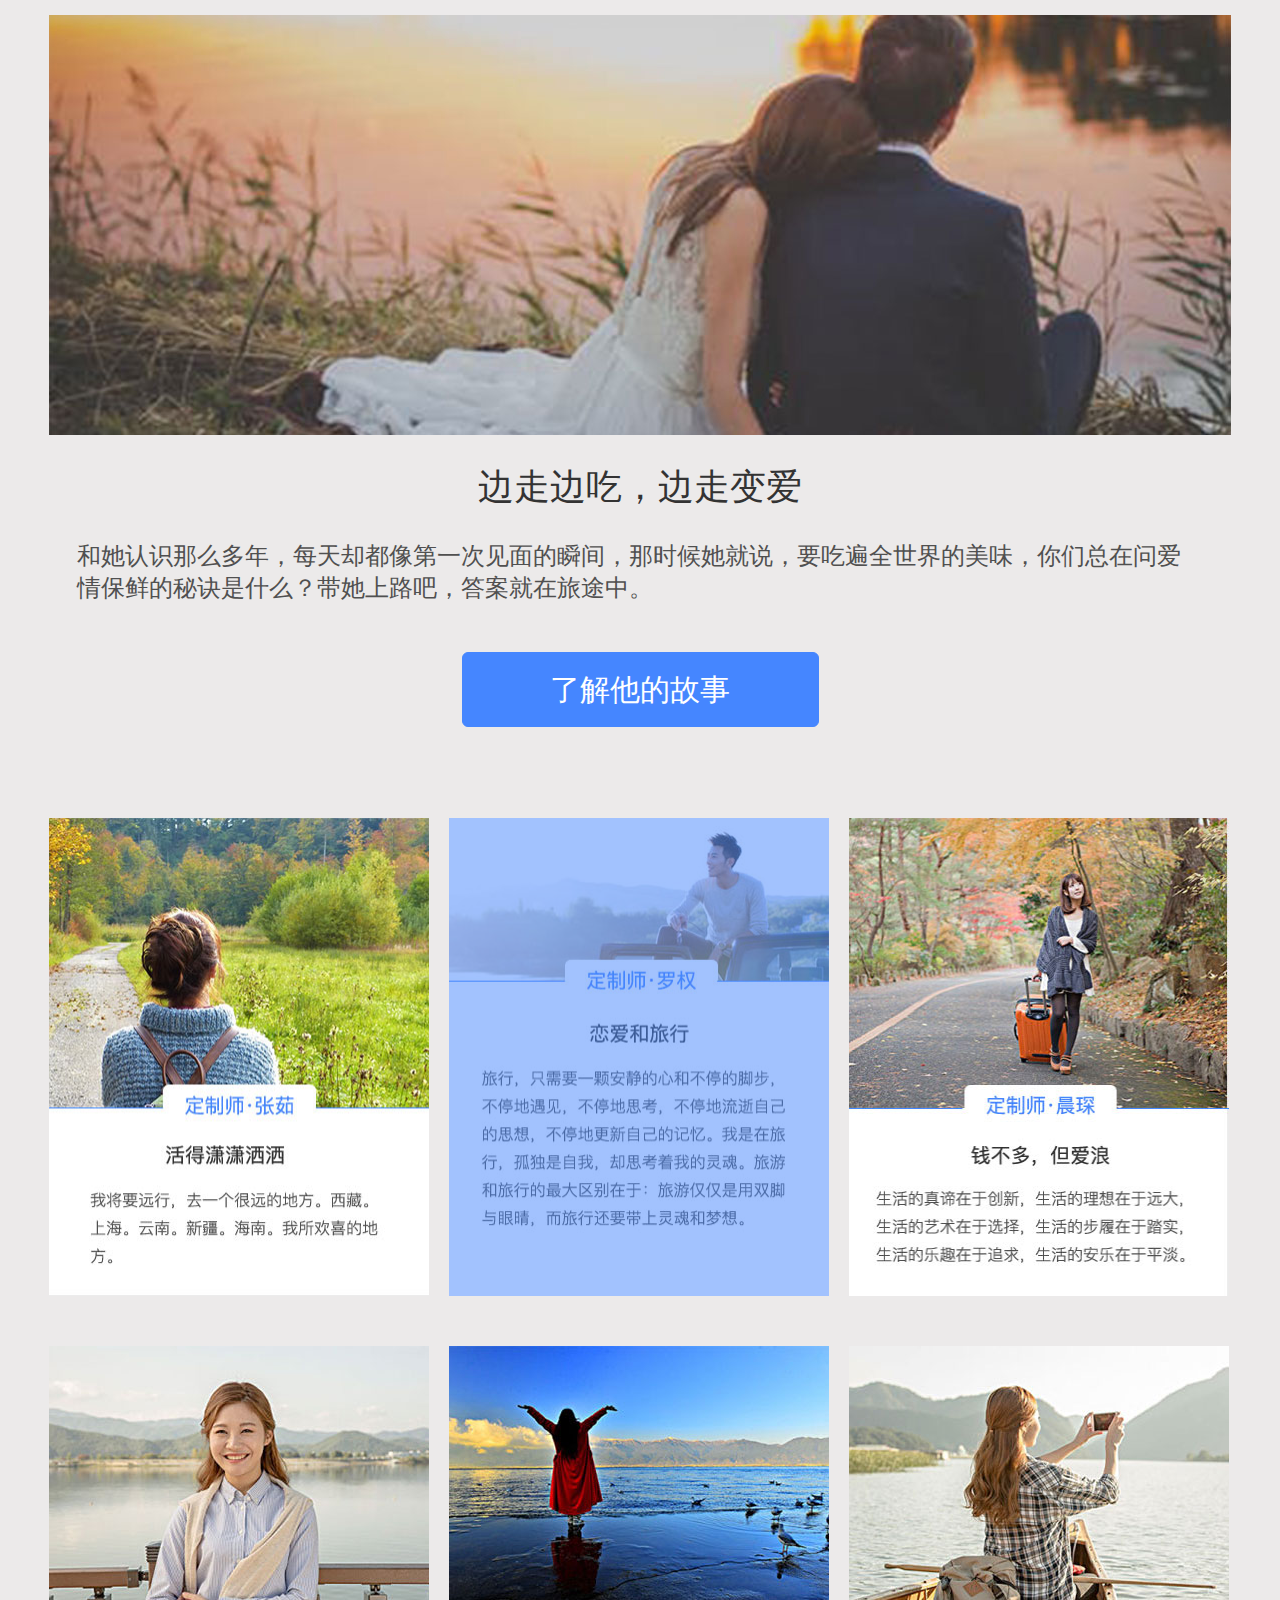
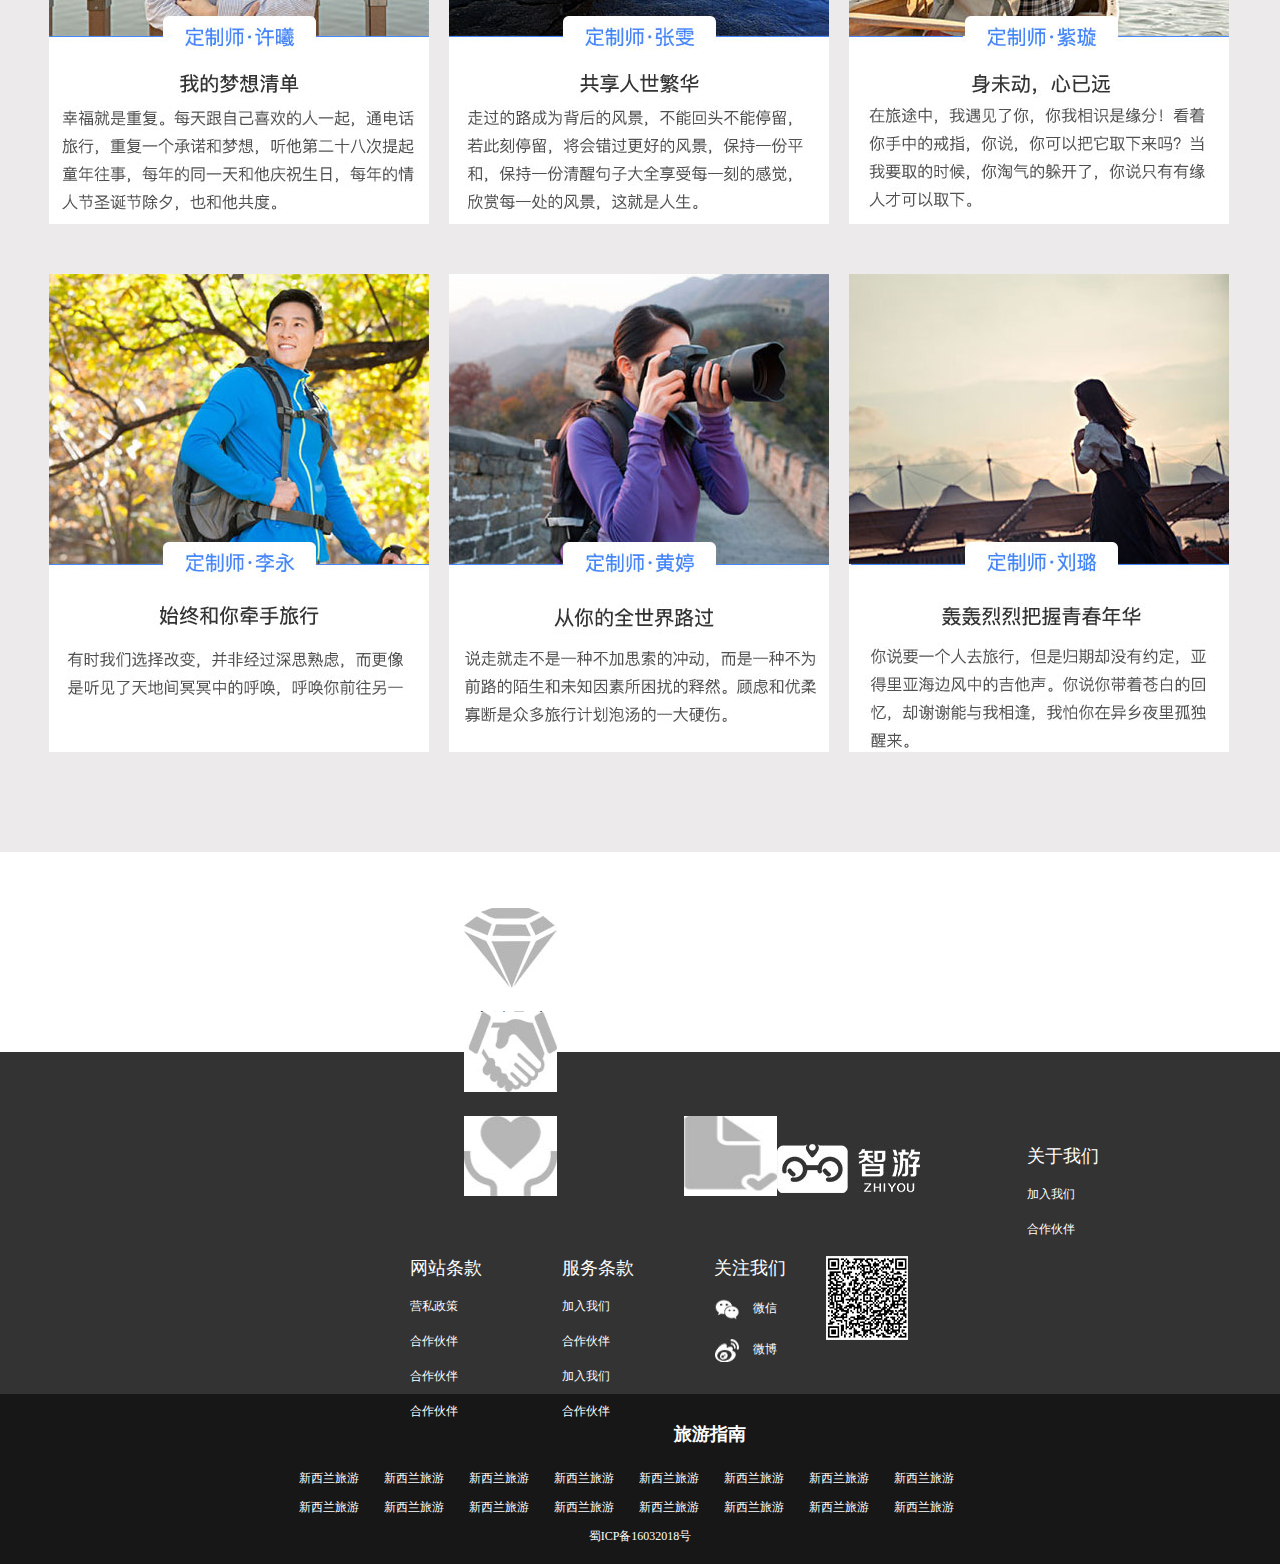
<file: 王玲/PC端/index.html>
<!DOCTYPE html>
<html lang="en">

<head>
    <meta charset="UTF-8">
    <meta http-equiv="X-UA-Compatible" content="IE=edge">
    <meta name="viewport" content="width=device-width, initial-scale=1.0">
    <title>Document</title>
    <link rel="stylesheet" href="./css/reset.css">
    <link rel="stylesheet" href="./css/index.css">
</head>

<body>
    <!-- 顶部欢迎 -->
    <div id="welcome">
        <p>智慧出行，管家帮您</p>
        <p><img src="./images/tel.jpg" alt=""> 联系电话：028-9922113 <img src="./images/question.jpg" alt=""> 帮助</p>
    </div>

    <!-- 导航 -->
    <div id="nav">
        <div class="container">
            <img src="./images/logo1.jpg" alt="">
            <ul>
                <li><a href="#">热门目的地</a></li>
                <li><a href="#">主题游</a></li>
                <li><a href="#">定制游</a></li>
                <li><a href="#">智能管家</a></li>
                <li><a href="#">旅游笔记</a></li>
                <li><a href="#">推荐</a></li>
                <li><a href="#">关于我们</a></li>
            </ul>
            <p>登录&nbsp;|&nbsp;注册</p>
        </div>
    </div>
    <!-- 轮播 -->
    <div id="banner">
        <img src="./images/banner1.jpg" alt="">
    </div>
    <!-- 主体 -->
    <div id="main" class="container">
        <div class="top">
            <img src="./images/img1.jpg" alt="">
            <h4>让旅行，丰盛你的灵魂和生命</h4>
            <p>东帝汶总统帮我倒了一杯茶，问了我一个问题，热带雨林深处的巫医对我说了她自己的秘密, 土库曼斯坦的那个边警狠狠的告诉我，下次不要再来这个国家，我在伊朗弄丢了朋友送的那个黑袍子，还有人要把他的古堡送我,
                你问我去过那儿，准备好十天十夜来听我讲...</p>
        </div>
        <div class="center">
            <h3>了解他的故事</h3>
            <img src="./images/img2.jpg" alt="">
            <h4>边走边吃，边走变爱</h4>
            <p>和她认识那么多年，每天却都像第一次见面的瞬间，那时候她就说，要吃遍全世界的美味，你们总在问爱情保鲜的秘诀是什么？带她上路吧，答案就在旅途中。</p>
        </div>
        <div class="bottom">
            <h3>了解他的故事</h3>
            <ul class="clearfix">
                <li><img src="./images/person1.jpg" alt=""></li>
                <li><img src="./images/person2.jpg" alt="">
                    <div></div>
                
                </li>
                <li><img src="./images/person3.jpg" alt=""></li>
                <li><img src="./images/person4.jpg" alt=""></li>
                <li><img src="./images/person5.jpg" alt=""></li>
                <li><img src="./images/person6.jpg" alt=""></li>
                <li><img src="./images/peerson7.jpg" alt=""></li>
                <li><img src="./images/person8.jpg" alt=""></li>
                <li><img src="./images/person9.jpg" alt=""></li>
            </ul>
        </div>
    </div>
    <!-- 底部导航 -->
    <div id="tabbar">
        <ul class="clearfix">
            <li>
                <a href="#">
                    <img src="./images/img3.jpg" alt="">
                    <p>高端品质</p>
                </a>
            </li>
            <li>
                <a href="#">
                    <img src="./images/img4.jpg" alt="">
                    <p>安心保险</p>
                </a>
            </li>
            <li>
                <a href="#">
                    <img src="./images/img5.jpg" alt="">
                    <p>贴心服务</p>
                </a>
            </li>
            <li>
                <a href="#">
                    <img src="./images/img6.jpg" alt="">
                    <p>解决烦忧</p>
                </a>
            </li>
        </ul>
    </div>
    <!-- 关于我们 -->
    <div id="aboutUs" class="clearfix">
        <img src="./images/logo2.jpg" alt="">
        <ul>
            <li>关于我们</li>
            <li>加入我们</li>
            <li>合作伙伴</li>
        </ul>
        <ul>
            <li>网站条款</li>
            <li>营私政策</li>
            <li>合作伙伴</li>
            <li>合作伙伴</li>
            <li>合作伙伴</li>
        </ul>
        <ul>
            <li>服务条款</li>
            <li>加入我们</li>
            <li>合作伙伴</li>
            <li>加入我们</li>
            <li>合作伙伴</li>
        </ul>
        <ul>
            <li>关注我们</li>
            <li><img src="./images/wechat.jpg" alt="">微信</li>
            <li><img src="./images/weibo.jpg" alt="">微博</li>
        </ul>
        <img src="./images/erweima.jpg" alt="">

    </div>
    <!-- 底部 -->
    <div id="footer">
        <div>
            <h5>旅游指南</h5>
            <ul class="clearfix">
                <li>新西兰旅游</li>
                <li>新西兰旅游</li>
                <li>新西兰旅游</li>
                <li>新西兰旅游</li>
                <li>新西兰旅游</li>
                <li>新西兰旅游</li>
                <li>新西兰旅游</li>
                <li>新西兰旅游</li>
            </ul>
            <ul class="clearfix">
                <li>新西兰旅游</li>
                <li>新西兰旅游</li>
                <li>新西兰旅游</li>
                <li>新西兰旅游</li>
                <li>新西兰旅游</li>
                <li>新西兰旅游</li>
                <li>新西兰旅游</li>
                <li>新西兰旅游</li>
            </ul>
            <p>蜀ICP备16032018号</p>
        </div>
        
    </div>
</body>

</html>
</file>
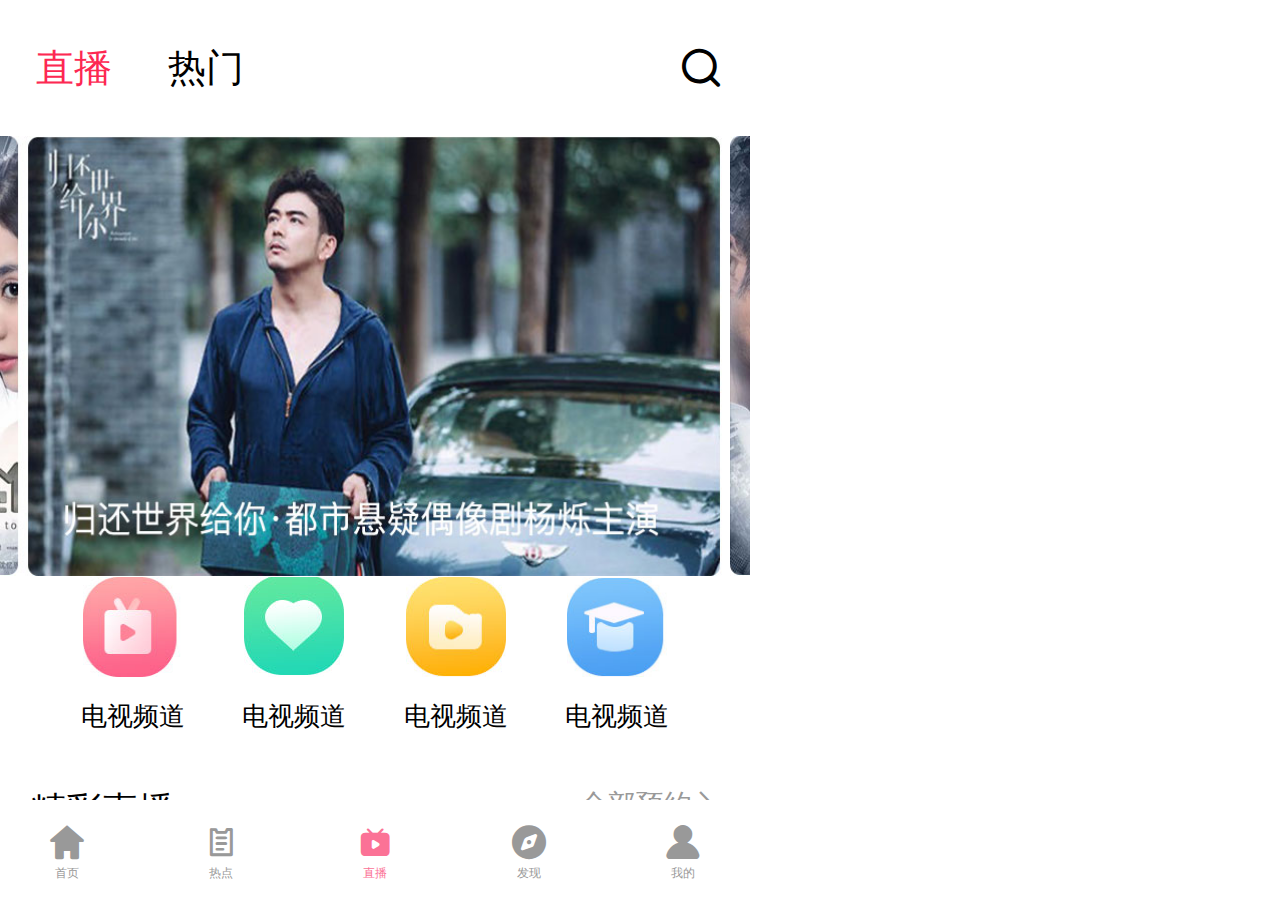
<file: 王玲/移动端/index.html>
<!DOCTYPE html>
<html lang="en">

<head>
    <meta charset="UTF-8">
    <meta http-equiv="X-UA-Compatible" content="IE=edge">
    <meta name="viewport" content="width=device-width, initial-scale=1.0">
    <title>Document</title>
    <link rel="stylesheet" href="./css/reset.css">
    <link rel="stylesheet" href="./fonts/iconfont.css">
    <script src="./js/rem.js"></script>
    <link rel="stylesheet" href="./css/index.css">
</head>

<body>
    <!-- 顶部 -->
    <div id="header">
        <a href="#">直播</a>
        <a href="#">热门</a>
        <span class="iconfont icon-sousuo"></span>
    </div>
    <!-- 主体部分 -->
    <div id="main">
        <!-- 轮播 -->
        <div id="banner"><img src="./images/banner.jpg" alt=""></div>
        <div id="nav">
            <ul>
                <li>
                    <img src="./images/index1.jpg" alt=""><br>
                    <p>电视频道</p>
                </li>
                <li>
                    <img src="./images/index2.jpg" alt=""><br>
                    <p>电视频道</p>
                </li>
                <li>
                    <img src="./images/index3.jpg" alt=""><br>
                    <p>电视频道</p>
                </li>
                <li>
                    <img src="./images/index4.jpg" alt=""><br>
                    <p>电视频道</p>
                </li>
            </ul>
        </div>

        <!-- 直播 -->
        <div id="jingcai">
            <div class="top">
                <p>精彩直播</p>
                <p>全部预约<span class="iconfont icon-youfanhui-copy"></span></p>
            </div>
            <ul>
                <li>
                    <img src="./images/zb1.jpg" alt=""><br>
                    <p>摔跤吧！爸爸<br><span>打破印度传统的励志故事</span></p>

                </li>
                <li>
                    <img src="./images/zb2.jpg" alt=""><br>
                    <p>橙红年代<br><span>平凡的刘子光不懈追逐梦想</span></p>
                </li>
            </ul>
        </div>
        <div id="jingcai">
            <div class="top">
                <p>体育直播</p>
                <p>全部回看<span class="iconfont icon-youfanhui-copy"></span></p>
            </div>
            <ul>
                <li>
                    <img src="./images/pe1.jpg" alt=""><br>
                    <p>骑士詹姆斯<br><span>打破印度传统的励志故事</span></p>

                </li>
                <li>
                    <img src="./images/pe2.jpg" alt=""><br>
                    <p>橙红年代<br><span>平凡的刘子光不懈追逐梦想</span></p>
                </li>
            </ul>
        </div>
            <!-- 电视台直播 -->
            <div id="jingcai">
                <div class="top">
                    <p>电视台直播</p>
                    <p>全部回看<span class="iconfont icon-youfanhui-copy"></span></p>
                </div>
                <div id="tv">
                    <ul>
                        <li>
                            <img src="./images/movie1.jpg" alt="">
                            <div class="center">
                                <p>浙江卫视<br>
                                <span>第一夫人娜塔丽·波诗曼</span><br>
                                <span>23:45 ｜ 贝丝·格兰特等主演</span>
                                </p>
                            </div>
                            <div class="right"><span class="iconfont icon-aixin"></span></div>
                        </li>
                        
                    </ul>
                    <ul>
                        <li>
                            <img src="./images/movie2.jpg" alt="">
                            <div class="center">
                                <p>浙江卫视<br>
                                <span>第一夫人娜塔丽·波诗曼</span><br>
                                <span>23:45 ｜ 贝丝·格兰特等主演</span>
                                </p>
                            </div>
                            <div class="right"><span class="iconfont icon-aixin"></span></div>
                        </li>
                        
                    </ul>
                    <ul>
                        <li>
                            <img src="./images/movie3.jpg" alt="">
                            <div class="center">
                                <p>浙江卫视<br>
                                <span>第一夫人娜塔丽·波诗曼</span><br>
                                <span>23:45 ｜ 贝丝·格兰特等主演</span>
                                </p>
                            </div>
                            <div class="right"><span class="iconfont icon-aixin"></span></div>
                        </li>
                        
                    </ul>
                    <ul>
                        <li>
                            <img src="./images/movie4.jpg" alt="">
                            <div class="center">
                                <p>浙江卫视<br>
                                <span>第一夫人娜塔丽·波诗曼</span><br>
                                <span>23:45 ｜ 贝丝·格兰特等主演</span>
                                </p>
                            </div>
                            <div class="right"><span class="iconfont icon-aixin"></span></div>
                        </li>
                        
                    </ul>
                </div>
            </div>
    </div>



    <!-- 底部 -->
    <div id="footer">
        <ul>
            <li>
                <span class="iconfont icon-iconfontzhizuobiaozhun023101"></span><br>
                <p>首页</p>
            </li>
            <li>
                <span class="iconfont icon-wenzhang"></span><br>
                <p>热点</p>
            </li>
            <li>
                <span class="iconfont icon-zhibo"></span><br>
                <p>直播</p>
            </li>
            <li>
                <span class="iconfont icon-faxian"></span><br>
                <p>发现</p>
            </li>
            <li>
                <span class="iconfont icon-wode"></span><br>
                <p>我的</p>
            </li>
        </ul>
    </div>
</body>

</html>
</file>
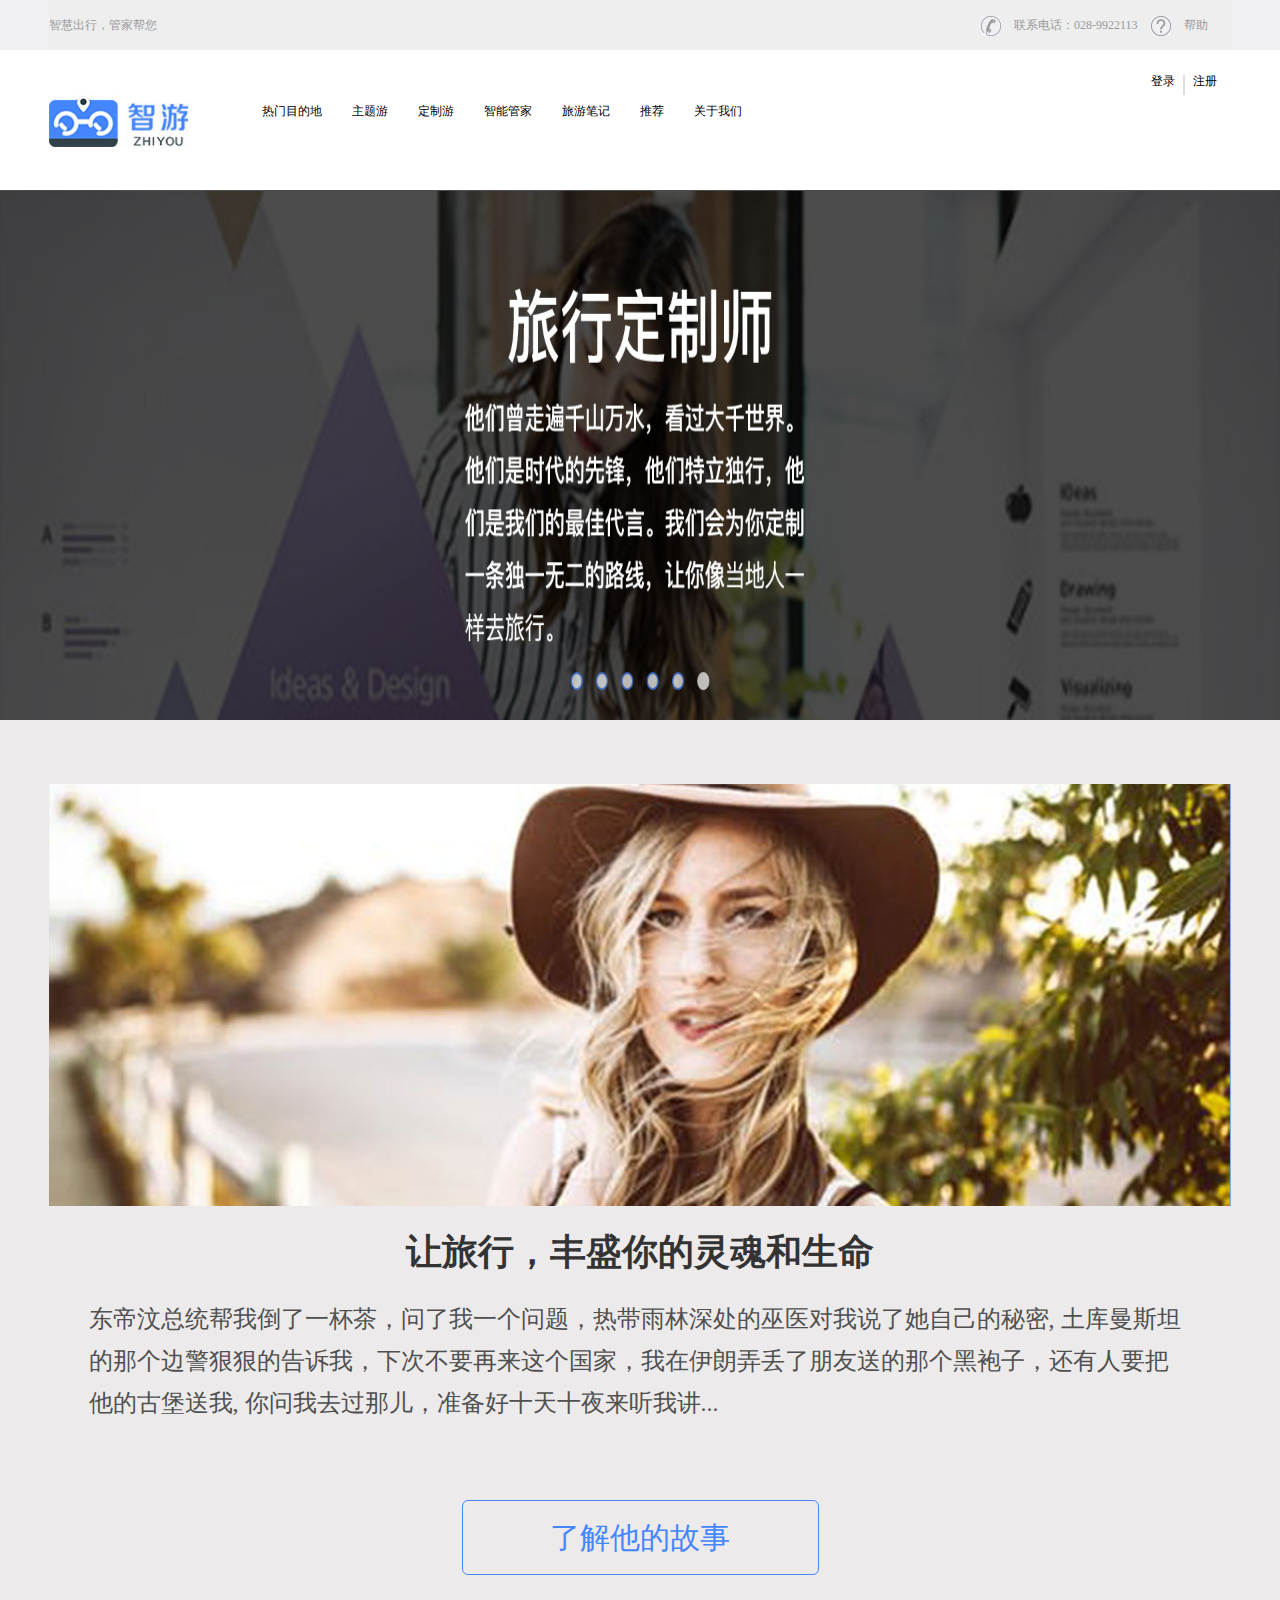
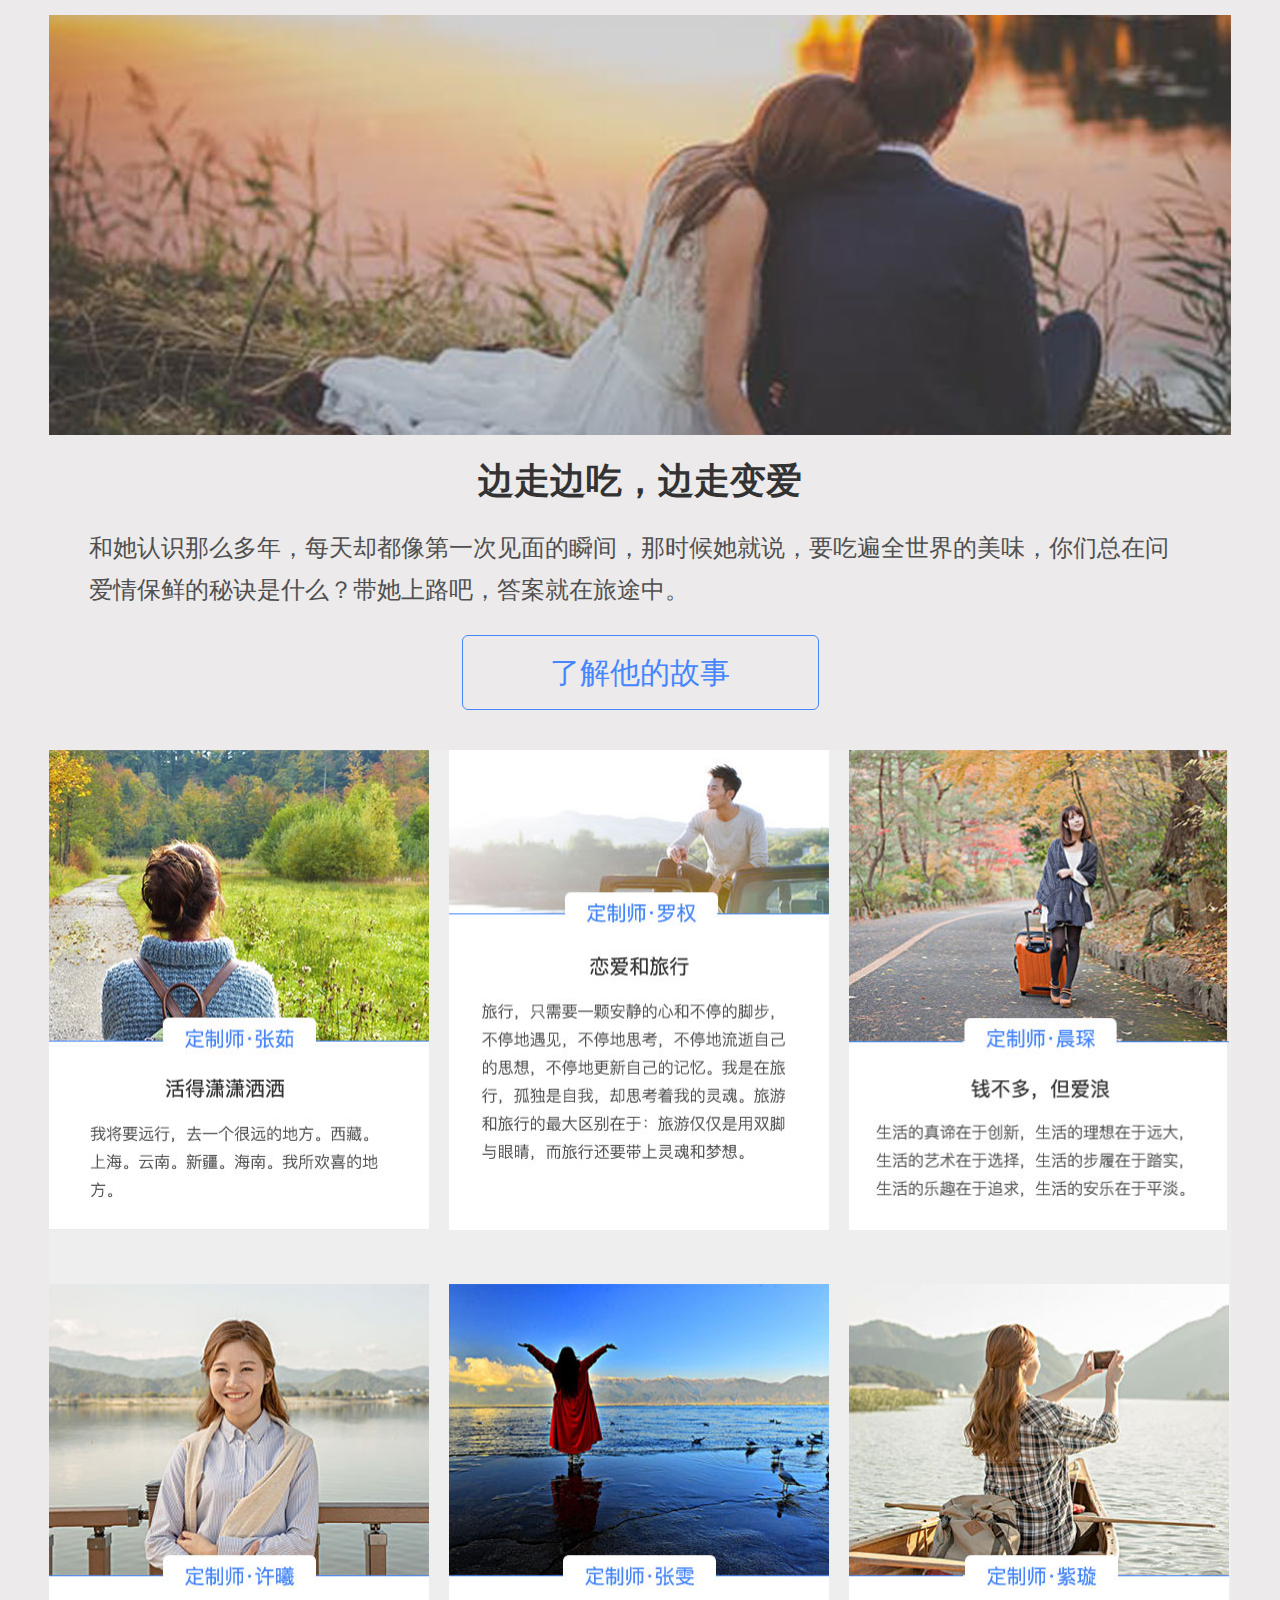
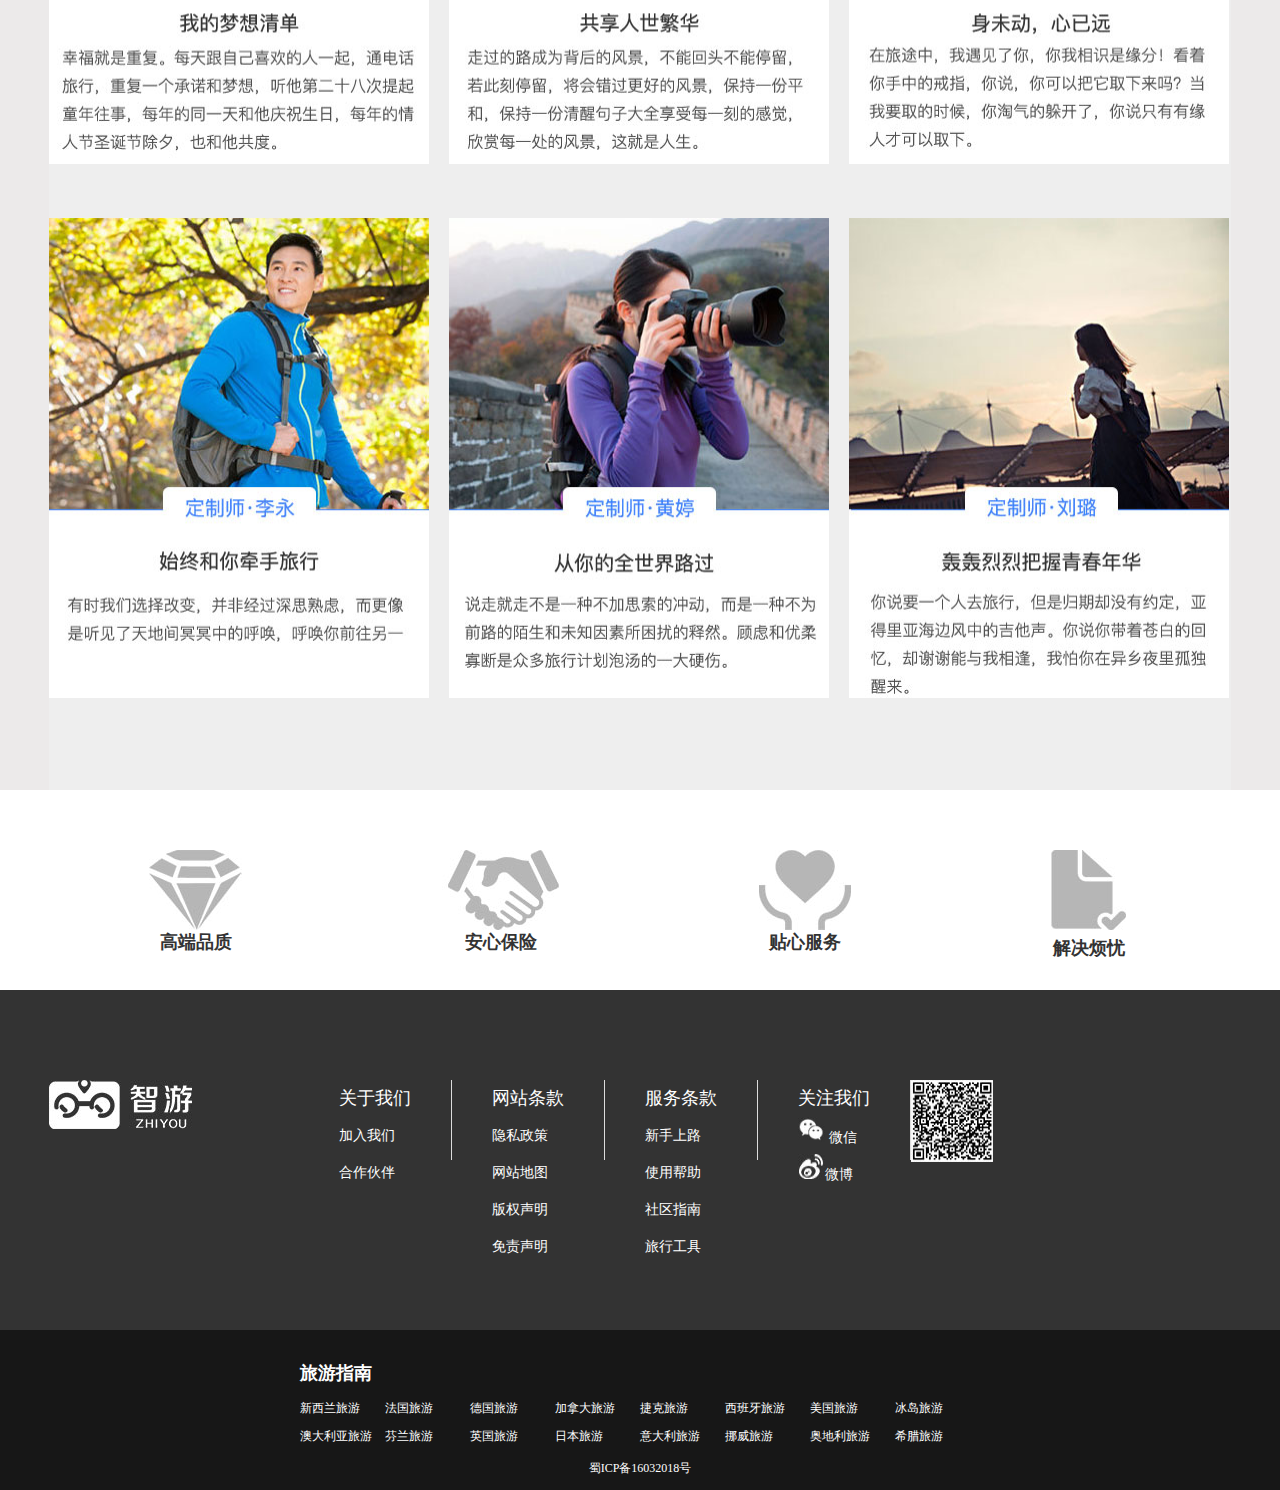
<file: 苟鑫朝/PC端/index.html>
<!DOCTYPE html>
<html lang="en">

<head>
    <meta charset="UTF-8">
    <meta http-equiv="X-UA-Compatible" content="IE=edge">
    <meta name="viewport" content="width=device-width, initial-scale=1.0">
    <title>Document</title>
    <link rel="stylesheet" href="css/reset.css">
    <link rel="stylesheet" href="css/common.css">
    <link rel="stylesheet" href="css/index.css">
</head>

<body>
    <!-- 头部 -->
    <div id="top">
        <div class="daohan container">
            <span>智慧出行，管家帮您</span>
            <div class="lianxi">
                <img src="images/tel.jpg" alt="">
                <span>
                    联系电话：028-9922113
                </span>
                <img src="images/question.jpg" alt="">
                <span>帮助</span>
            </div>
        </div>
    </div>
    <!-- 导航 -->
    <div id="nav">
        <div class="logo1 container">
            <img src="images/logo1.jpg" alt="">
            <ul class="ul1">
                <li><a href="#"> 热门目的地</a></li>
                <li><a href="#">主题游</a></li>
                <li><a href="#">定制游</a></li>
                <li><a href="#">智能管家</a></li>
                <li><a href="#">旅游笔记</a></li>
                <li><a href="#">推荐</a></li>
                <li><a href="#">关于我们</a></li>
            </ul>
            <ul class="ul2">
                <li><a href="#">登录</a></li>
                <li><a href="#">注册</a></li>
            </ul>
        </div>
    </div>
    </div>
    <!-- banner -->
    <div id="banner">
        <img src="images/banner1.jpg" alt="">
    </div>
    <!-- 内容 -->
    <div id="content">
        <div class="lx container">
            <img src="./images/img1.jpg" alt="">
            <h1>让旅行，丰盛你的灵魂和生命</h1>
            <p>东帝汶总统帮我倒了一杯茶，问了我一个问题，热带雨林深处的巫医对我说了她自己的秘密, 土库曼斯坦的那个边警狠狠的告诉我，下次不要再来这个国家，我在伊朗弄丢了朋友送的那个黑袍子，还有人要把他的古堡送我,
                你问我去过那儿，准备好十天十夜来听我讲...</p>
        </div>
        <div class="gushi1">
            <div class="lj"><span>了解他的故事</span></div>
            <img src="images/img2.jpg" alt="">
            <h1>边走边吃，边走变爱</h1>
            <p>和她认识那么多年，每天却都像第一次见面的瞬间，那时候她就说，要吃遍全世界的美味，你们总在问爱情保鲜的秘诀是什么？带她上路吧，答案就在旅途中。</p>
        </div>
        <div class="gushi3">
            <div class="lj2"><span>了解他的故事</span> </div>
            <div class="jgg">
                <ul>
                    <li><img src="./images/person1.jpg" alt=""></li>
                    <li><img src="./images/person2.jpg" alt=""></li>
                    <li><img src="./images/person3.jpg" alt=""></li>
                    <li><img src="./images/person4.jpg" alt=""></li>
                    <li><img src="./images/person5.jpg" alt=""></li>
                    <li><img src="./images/person6.jpg" alt=""></li>
                    <li><img src="./images/person7.jpg" alt=""></li>
                    <li><img src="./images/person8.jpg" alt=""></li>
                    <li><img src="./images/person9.jpg" alt=""></li>
                </ul>
            </div>
        </div>

    </div>
    <!-- 会员 -->
    <div id="member">
        <ul>
            <li><img src="./images/img3.jpg" alt="">
                <h2>高端品质</h2>
            </li>
            <li><img src="./images/img4.jpg" alt="">
                <h2>安心保险</h2>
            </li>
            <li><img src="./images/img5.jpg" alt="">
                <h2>贴心服务</h2>
            </li>
            <li><img src="./images/img6.jpg" alt="">
                <h2>解决烦忧</h2>
            </li>
            <div></div>
        </ul>
    </div>
    <!-- 关于我们 -->
    <div id="aboutus">
        <div class="about">
            <div>
                <img src="./images/logo2.jpg" alt="">
            </div>
            <dl>
                <dt>关于我们</dt>
                <dd>加入我们</dd>
                <dd>合作伙伴</dd>
            </dl>
            <dl>
                <dt>网站条款</dt>
                <dd>隐私政策</dd>
                <dd>网站地图</dd>
                <dd>版权声明</dd>
                <dd>免责声明</dd>
            </dl>
            <dl>
                <dt>服务条款</dt>
                <dd>新手上路</dd>
                <dd>使用帮助</dd>
                <dd>社区指南</dd>
                <dd>旅行工具</dd>
            </dl>
            <dl class="zl">
                <dt>关注我们</dt>
                <dd><img src="./images/wechat.jpg" alt=""> 微信</dd>
                <dd><img src="./images/weibo.jpg" alt="">微博</dd>
            </dl>
            <div class="erweima">
                <img src="./images/erweima.jpg" alt="">
            </div>
        </div>

    </div>
    <!-- 页脚 -->
    <div id="footer">
        <div>
            <div class="zui">
            <h2>旅游指南</h2>
            <ul>
                <li>新西兰旅游</li>
                <li>法国旅游</li>
                <li>德国旅游</li>
                <li>加拿大旅游</li>
                <li>捷克旅游</li>
                <li>西班牙旅游</li>
                <li>美国旅游</li>
                <li>冰岛旅游</li>
                <li>澳大利亚旅游</li>
                <li>芬兰旅游</li>
                <li>英国旅游</li>
                <li>日本旅游</li>
                <li>意大利旅游</li>
                <li>挪威旅游</li>
                <li>奥地利旅游</li>
                <li>希腊旅游</li>
            </ul>
            <p> 蜀ICP备16032018号</p>
        </div>
        </div>

    </div>
</body>

</html>
</file>
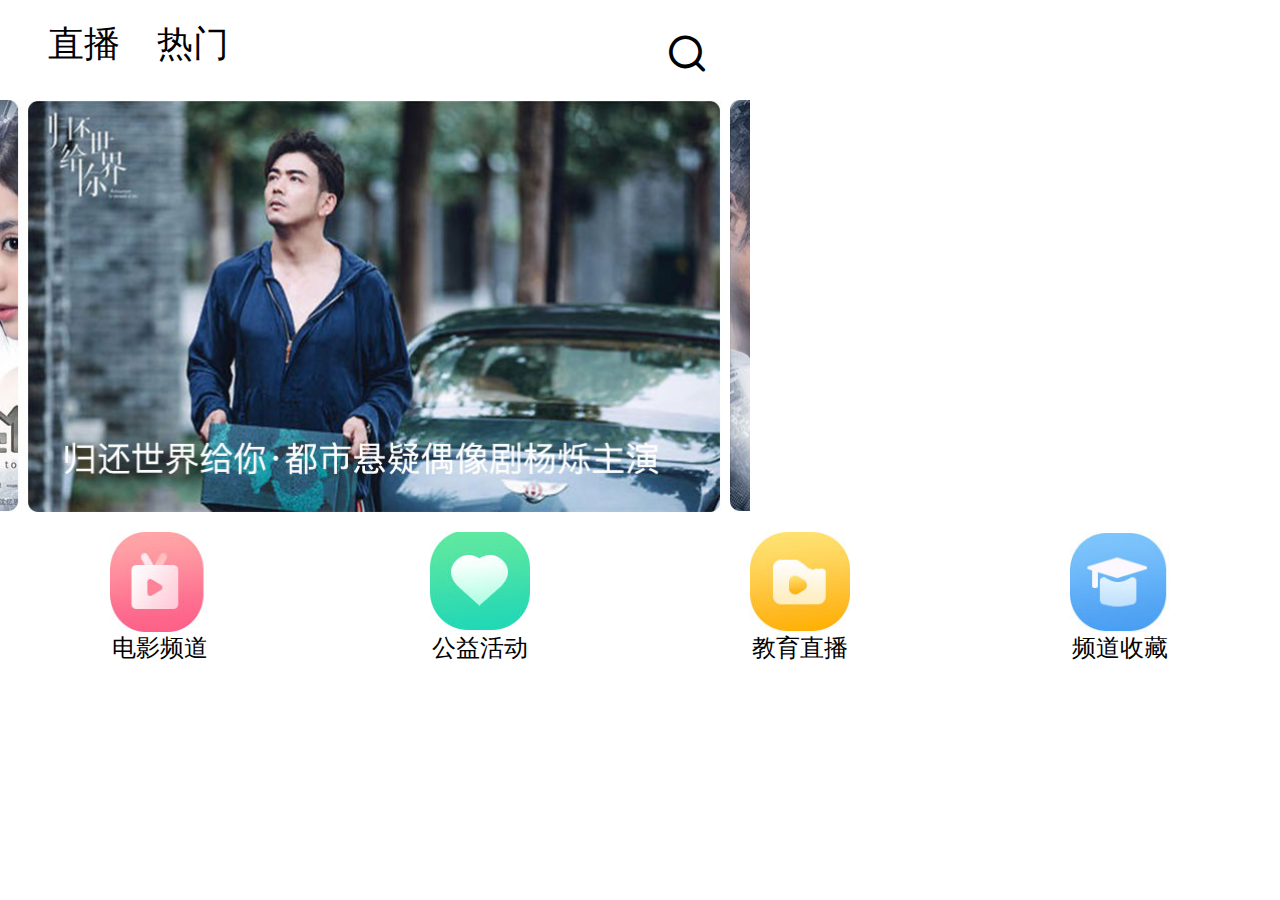
<file: 苟鑫朝/移动端/index.html>
<!DOCTYPE html>
<html lang="en">

<head>
    <meta charset="UTF-8">
    <meta http-equiv="X-UA-Compatible" content="IE=edge">
    <meta name="viewport" content="width=device-width, initial-scale=1.0">
    <title>Document</title>
    <link rel="stylesheet" href="css/reset.css">
    <link rel="stylesheet" href="css/common.css">
    <link rel="stylesheet" href="./fonts/iconfont.css">
    <link rel="stylesheet" href="css/index.css">
</head>

<body>
    <!-- 导航 -->
    <div id="nav">
        <div>
            <a>直播<img src="./images/nav_move.jpg" alt=""></a>
            <a>热门<img src="./images/nav_move.jpg" alt=""></a><span class="iconfont icon-sousuo"></span>
        </div>
    </div>
    <!-- 内容 -->
    <div id="content">
        <!-- banner -->
        <div id="banner">
            <img src="./images/banner.jpg" alt="">
            <div class="bankuai">
                <div class="ban">
                    <img src="images/index1.jpg" alt="">
                    <p>电影频道</p>
                </div>
                <div class="ban">
                    <img src="images/index2.jpg" alt="">
                    <p>公益活动</p>
                </div>
                <div class="ban">
                    <img src="images/index3.jpg" alt="">
                    <p>教育直播</p>
                </div>
                <div class="ban">
                    <img src="images/index4.jpg" alt="">
                    <p>频道收藏</p>
                </div>
            </div>
        </div>
        <div id="Wonderful">
            
        </div>
        <div id="physical"></div>
        <div id="tv"></div>
    </div>
    <!-- 页脚 -->
    <div id="footer">

    </div>
</body>

</html>
</file>
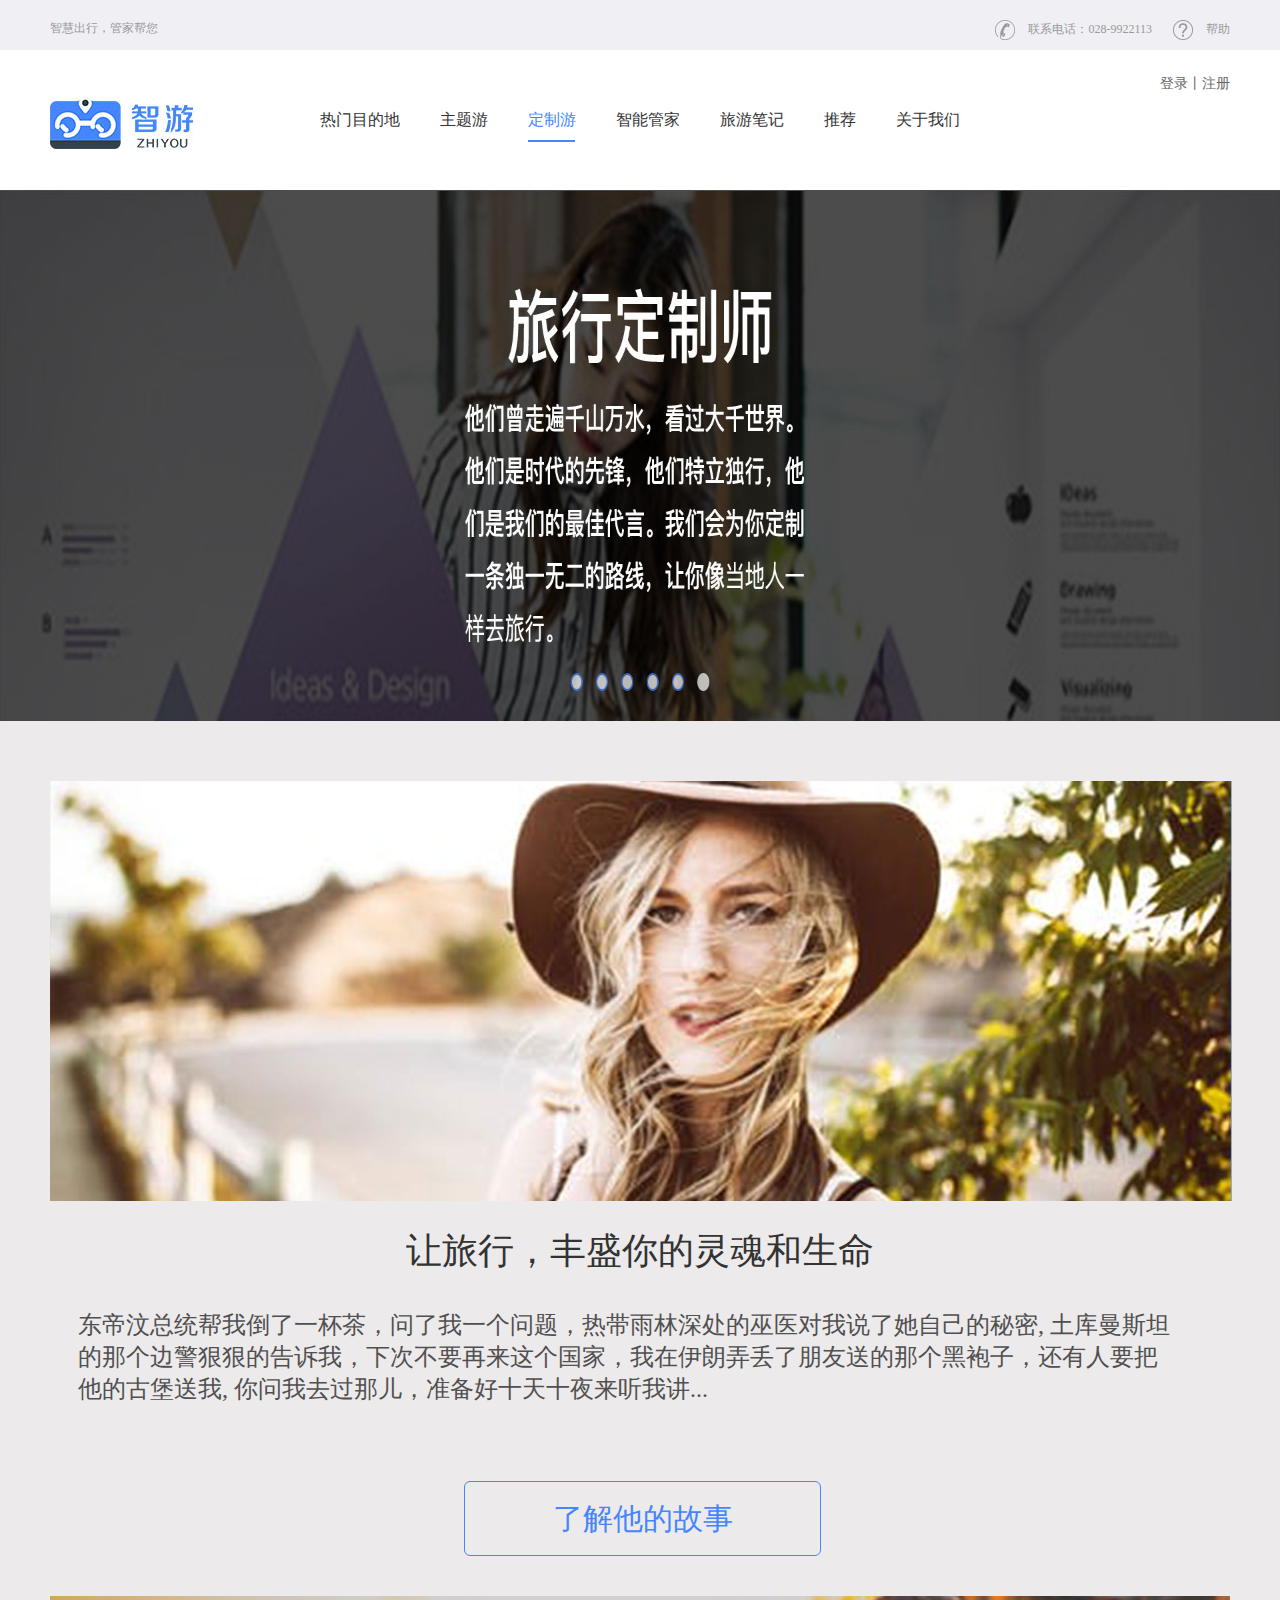
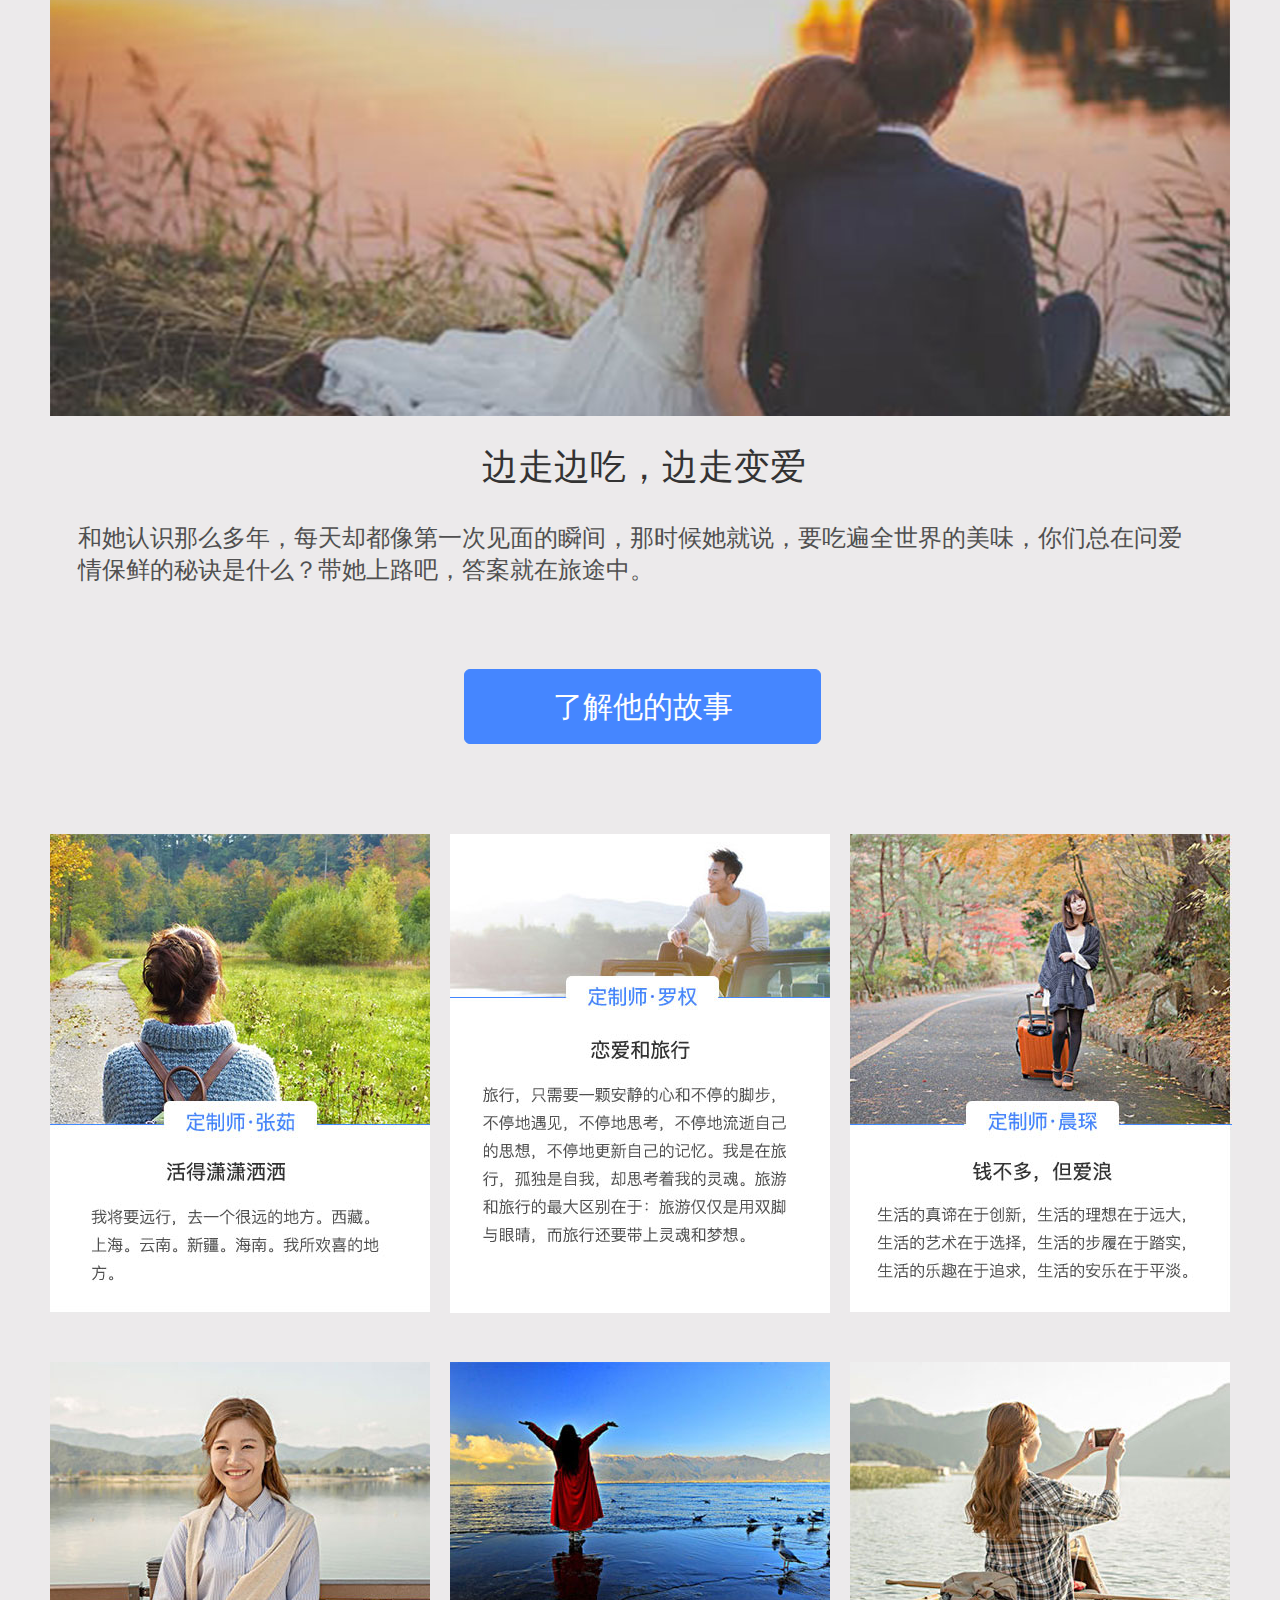
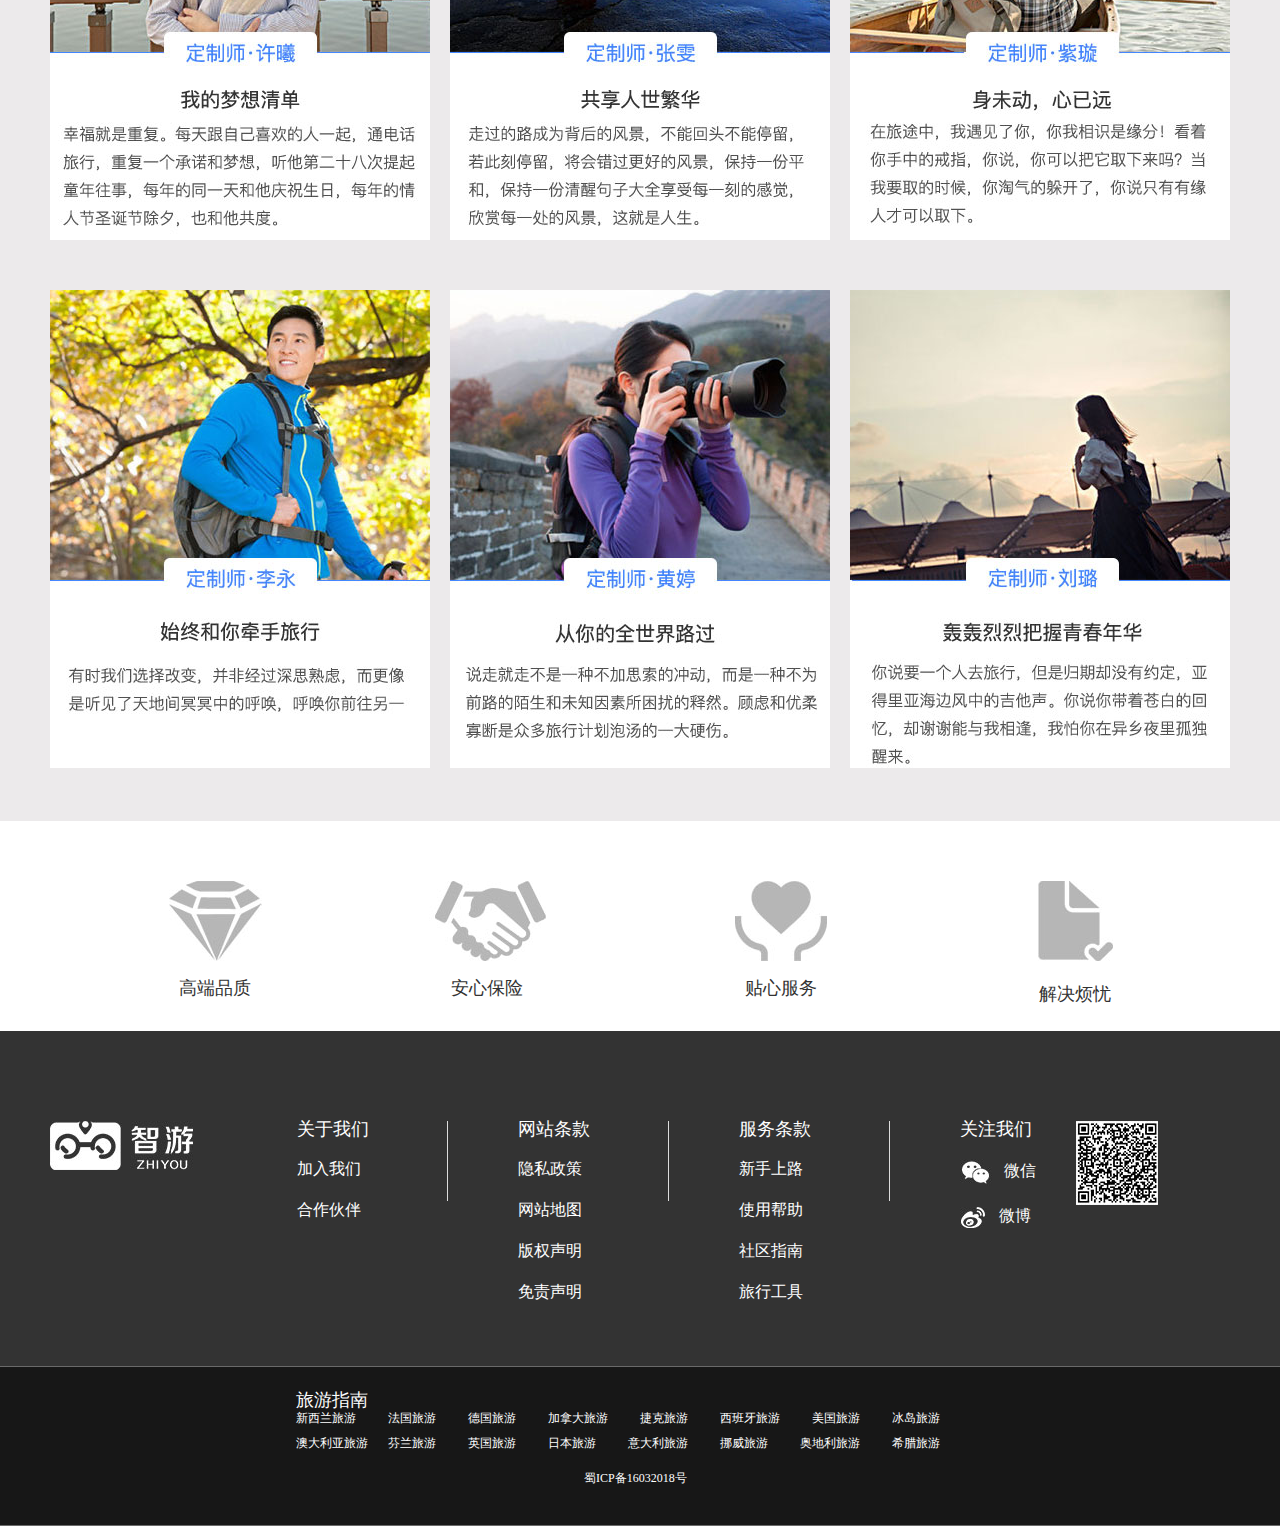
<file: 邓洪/PC端/index.html>
<!DOCTYPE html>
<html lang="en">
<head>
    <meta charset="UTF-8">
    <meta http-equiv="X-UA-Compatible" content="IE=edge">
    <meta name="viewport" content="width=device-width, initial-scale=1.0">
    <title>首页</title>
    <!-- 引入重置样式表 reset.css-->
    <link rel="stylesheet" href="css/reset.css">
    <!-- 引入首页样式表 index.css -->
    <link rel="stylesheet" href="css/index.css">
</head>
<body>
    <!-- 头部 -->
    <div id="header">
        <div class="container">
            <div class="left">
                <h3>智慧出行，管家帮您</h3>
            </div>
            <div class="right">
                <img src="images/tel.jpg" alt="">
                <span>联系电话：028-9922113</span>
                <img src="images/question.jpg" alt="" class="im2">
                <span>帮助</span>
            </div>
        </div>
    </div>
    <!-- 导航 -->
    <div id="nav" class="container">
        <img src="images/logo1.jpg" alt="" class="logo">
        <ul>
            <li><a href="#">热门目的地</a></li>
            <li><a href="#">主题游</a></li>
            <li>
                <a href="#">定制游</a>
                <img src="images/nav_move.jpg" alt="">
            </li>
            <li><a href="#">智能管家</a></li>
            <li><a href="#">旅游笔记</a></li>
            <li><a href="#">推荐</a></li>
            <li><a href="#">关于我们</a></li>
        </ul>
        <div><a href="#">登录<a>丨<a href="#"><a>注册</a></div>
    </div>
    <!-- 轮播 -->
    <div id="banner">
        <img src="images/banner1.jpg" alt="">
    </div>
    <!-- 故事 -->
    <div id="story">
        <div class="container">
            <div class="first">
                <img src="images/img1.jpg" alt="">
                <h2>让旅行，丰盛你的灵魂和生命</h2>
                <div>
                    <p>东帝汶总统帮我倒了一杯茶，问了我一个问题，热带雨林深处的巫医对我说了她自己的秘密, 土库曼斯坦的那个边警狠狠的告诉我，下次不要再来这个国家，我在伊朗弄丢了朋友送的那个黑袍子，还有人要把他的古堡送我,
                        你问我去过那儿，准备好十天十夜来听我讲...</p>
                </div>
            </div>
            <div class="second">
                <h3>了解他的故事</h3>
                <img src="images/img2.jpg" alt="">
                <h2>边走边吃，边走变爱</h2>
                <div>
                    <p>和她认识那么多年，每天却都像第一次见面的瞬间，那时候她就说，要吃遍全世界的美味，你们总在问爱情保鲜的秘诀是什么？带她上路吧，答案就在旅途中。</p>
                </div>
            </div>
            <div class="last">
                <h2>了解他的故事</h2>
                <ul>
                    <li><a href="#"><img src="images/person1.jpg" alt=""></a></li>
                    <li><a href="#"><img src="images/person2.jpg" alt=""></a></li>
                    <li><a href="#"><img src="images/person3.jpg" alt=""></a></li>
                    <li><a href="#"><img src="images/person4.jpg" alt=""></a></li>
                    <li><a href="#"><img src="images/person5.jpg" alt=""></a></li>
                    <li><a href="#"><img src="images/person6.jpg" alt=""></a></li>
                    <li><a href="#"><img src="images/person7.jpg" alt=""></a></li>
                    <li><a href="#"><img src="images/person8.jpg" alt=""></a></li>
                    <li><a href="#"><img src="images/person9.jpg" alt=""></a></li>
                </ul>
            </div>
        </div>
    </div>
    <!-- 业务 -->
    <div id="business">
        <div class="container clearfix">
            <ul>
                <li>
                    <img src="images/img3.jpg" alt="">
                    <a href="#">高端品质</a>
                </li>
                <li>
                    <img src="images/img4.jpg" alt="">
                    <a href="#">安心保险</a>
                </li>
                <li>
                    <img src="images/img5.jpg" alt="">
                    <a href="#">贴心服务</a>
                </li>
                <li>
                    <img src="images/img6.jpg" alt="">
                    <a href="#">解决烦忧</a>
                </li>
            </ul>
        </div>
    </div>
    <!-- 关于我们 -->
    <div id="aboutUs">
        <div class="container clearfix">
            <img src="images/logo2.jpg" alt="" class="logo">
            <ul>
                <li><a href="#">关于我们</a></li>
                <li><a href="#">加入我们</a></li>
                <li><a href="#">合作伙伴</a></li>
            </ul>
            <div></div>
            <ul>
                <li><a href="#">网站条款</a></li>
                <li><a href="#">隐私政策</a></li>
                <li><a href="#">网站地图</a></li>
                <li><a href="#">版权声明</a></li>
                <li><a href="#">免责声明</a></li>
            </ul>
            <div></div>
            <ul>
                <li><a href="#">服务条款</a></li>
                <li><a href="#">新手上路</a></li>
                <li><a href="#">使用帮助</a></li>
                <li><a href="#">社区指南</a></li>
                <li><a href="#">旅行工具</a></li>
            </ul>
            <div></div>
            <ul>
                <li><a href="#">关注我们</a></li>
                <li><img src="images/wechat.jpg"><a href="#">微信</a></li>
                <li><img src="images/weibo.jpg"><a href="#">微博</a></li>
            </ul>
            <ul>
                <li><img src="images/erweima.jpg" alt=""></li>
            </ul>
        </div>
    </div>
    <!-- 页脚 -->
    <div id="footer">
        <div class="container">
            <div>
                <h2>旅游指南</h2>
                <a href="#">新西兰旅游</a>
                <a href="#">法国旅游</a>
                <a href="#">德国旅游</a>
                <a href="#">加拿大旅游</a>
                <a href="#">捷克旅游</a>
                <a href="#">西班牙旅游</a>
                <a href="#">美国旅游</a>
                <a href="#">冰岛旅游</a>
                <a href="#" class="a1">澳大利亚旅游</a>
                <a href="#">芬兰旅游</a>
                <a href="#">英国旅游</a>
                <a href="#">日本旅游</a>
                <a href="#">意大利旅游</a>
                <a href="#">挪威旅游</a>
                <a href="#">奥地利旅游</a>
                <a href="#">希腊旅游</a>
                <p><a href="#">蜀ICP备16032018号</a></p>
            </div>
        </div>
    </div>
</body>
</html>
</file>
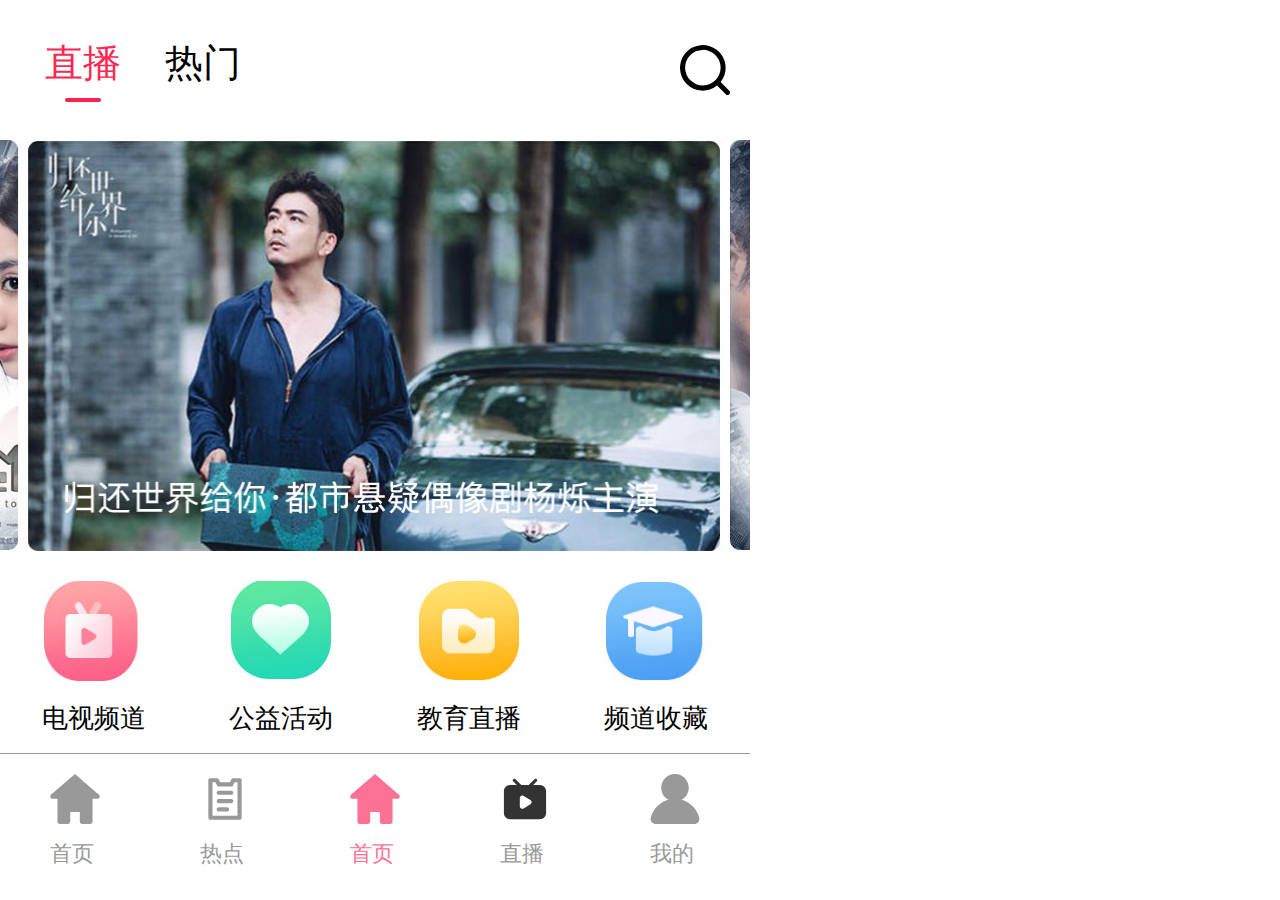
<file: 邓洪/移动端/index.html>
<!DOCTYPE html>
<html lang="en">

<head>
    <meta charset="UTF-8">
    <meta http-equiv="X-UA-Compatible" content="IE=edge">
    <meta name="viewport" content="width=device-width, initial-scale=1.0">
    <title>首页</title>
    <!-- 引入重置样式表 reset.css-->
    <link rel="stylesheet" href="css/reset.css">
    <!-- 引入公共样式表 common.css -->
    <link rel="stylesheet" href="css/common.css">
    <!-- 引入首页样式表 index.css -->
    <link rel="stylesheet" href="css/index.css">
    <!-- 引入字体图标js -->
    <script src="fonts/iconfont.js"></script>
    <!-- 引入自适应js -->
    <script src="js/rem.js"></script>
</head>

<body>
    <!-- 头部 -->
    <div id="header">
        <div>
            <a href="#">直播</a>
            <img src="images/nav_move.jpg" alt="">
        </div>
        <a href="#" class="hot">热门</a>
        <svg class="icon" aria-hidden="true">
            <use xlink:href="#icon-sousuo"></use>
        </svg>
    </div>
    <!-- 主体 -->
    <div id="main">
        <div id="banner">
            <img src="images/banner.jpg" alt="">
        </div>
        <div id="serv">
            <div>
                <img src="images/index1.jpg" alt="">
                <a href="#">电视频道</a>
            </div>
            <div>
                <img src="images/index2.jpg" alt="">
                <a href="#">公益活动</a>
            </div>
            <div>
                <img src="images/index3.jpg" alt="">
                <a href="#">教育直播</a>
            </div>
            <div>
                <img src="images/index4.jpg" alt="">
                <a href="#">频道收藏</a>
            </div>
        </div>
        <div id="niceLife">
            <div class="top">
                <h2>精彩直播</h2>
                <a href="#">全部预约</a>
                <svg class="icon" aria-hidden="true">
                    <use xlink:href="#icon-youfanhui-copy"></use>
                </svg>
            </div>
            <div class="bottom">
                <div>
                    <img src="images/zb1.jpg" alt="">
                    <a href="#">摔跤吧！爸爸</a>
                    <p>打破印度传统的励志故事</p>
                </div>
                <div>
                    <img src="images/zb2.jpg" alt="">
                    <a href="#">橙红年代</a>
                    <p>平凡的刘子光不懈追逐梦想</p>
                </div>
            </div>
        </div>
        <div id="ppLife">
            <div class="top">
                <h2>体育直播</h2>
                <a href="#">全部回看</a>
                <svg class="icon" aria-hidden="true">
                    <use xlink:href="#icon-youfanhui-copy"></use>
                </svg>
            </div>
            <div class="bottom">
                <div>
                    <img src="images/pe2.jpg" alt="">
                    <a href="#">骑士詹姆斯</a>
                    <p>美国职业篮球运动员总决赛</p>
                </div>
                <div>
                    <img src="images/pe1.jpg" alt="">
                    <a href="#">欧洲冠军联赛</a>
                    <p>最高水平的俱乐部赛事</p>
                </div>
            </div>
        </div>
        <div id="tvLife">
            <div class="top">
                <h2>电视台直播</h2>
                <a href="#">全部预约</a>
                <svg class="icon" aria-hidden="true">
                    <use xlink:href="#icon-youfanhui-copy"></use>
                </svg>
            </div>
            <div class="bottom">
                <div class="left">
                    <img src="images/movie1.jpg" alt="">
                </div>
                <div class="right">
                    <div>
                        <a href="#">浙江卫视</a>
                        <svg class="icon" aria-hidden="true">
                            <use xlink:href="#icon-aixin"></use>
                        </svg>
                    </div>
                    <p>第一夫人娜塔丽·波诗曼</p>
                    <p>23:45｜贝丝·格兰特等主演</p>
                </div>
            </div>
            <div class="bottom">
                <div class="left">
                    <img src="images/movie2.jpg" alt="">
                </div>
                <div class="right">
                    <div>
                        <a href="#">江苏卫视</a>
                        <svg class="icon" aria-hidden="true">
                            <use xlink:href="#icon-aixin"></use>
                        </svg>
                    </div>
                    <p>了不起的麦瑟尔夫人剧照</p>
                    <p>14:20｜喜剧剧集最佳女主角奖</p>
                </div>
            </div>
            <div class="bottom">
                <div class="left">
                    <img src="images/movie3.jpg" alt="">
                </div>
                <div class="right">
                    <div>
                        <a href="#">CCTV6 电影</a>
                        <svg class="icon" aria-hidden="true">
                            <use xlink:href="#icon-aixin"></use>
                        </svg>
                    </div>
                    <p>机器之血成龙罗志祥主演</p>
                    <p>12:50｜暂停播出，敬请谅解</p>
                </div>
            </div>
            <div class="bottom">
                <div class="left">
                    <img src="images/movie1.jpg" alt="">
                </div>
                <div class="right">
                    <div>
                        <a href="#">CCTV3 综艺</a>
                        <svg class="icon" aria-hidden="true">
                            <use xlink:href="#icon-aixin"></use>
                        </svg>
                    </div>
                    <p>你好旧时光国产青春偶像剧</p>
                    <p>10:30｜马上播出，期待观看</p>
                </div>
            </div>
        </div>
    </div>
    <!-- 底部导航 -->
    <div id="footerNav">
        <div>
            <svg class="icon" aria-hidden="true">
                <use xlink:href="#icon-iconfontzhizuobiaozhun023101"></use>
            </svg>
            <a href="index.html">首页</a>
        </div>
        <div>
            <svg class="icon" aria-hidden="true">
                <use xlink:href="#icon-wenzhang"></use>
            </svg>
            <a href="#">热点</a>
        </div>
        <div>
            <svg class="icon" aria-hidden="true">
                <use xlink:href="#icon-iconfontzhizuobiaozhun023101"></use>
            </svg>
            <a href="#">首页</a>
        </div>
        <div>
            <svg class="icon" aria-hidden="true">
                <use xlink:href="#icon-zhibo"></use>
            </svg>
            <a href="#">直播</a>
        </div>
        <div>
            <svg class="icon" aria-hidden="true">
                <use xlink:href="#icon-wode"></use>
            </svg>
            <a href="my.html">我的</a>
        </div>
        </ul>
    </div>
</body>

</html>
</file>
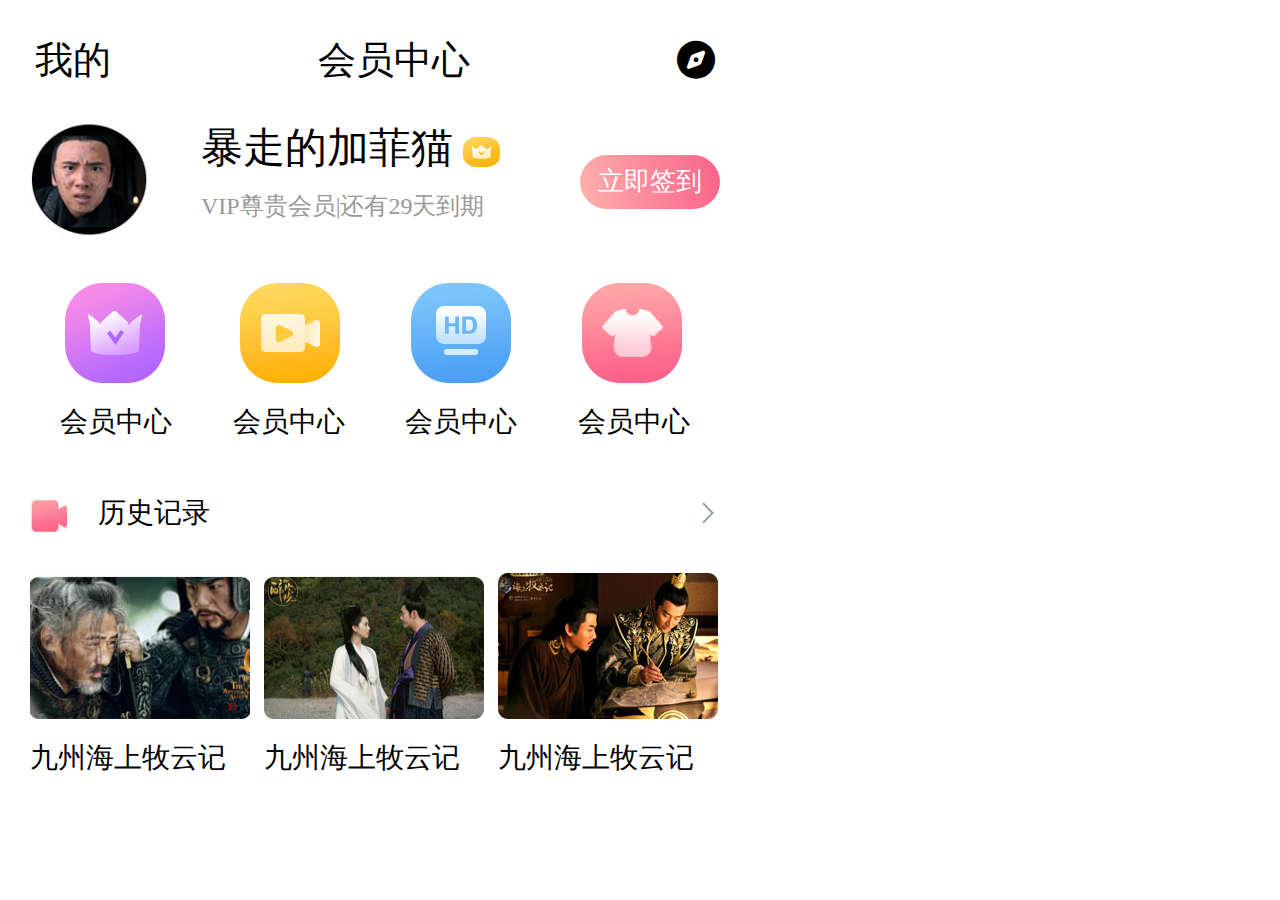
<file: 王玲/移动端/vip.html>
<!DOCTYPE html>
<html lang="en">
<head>
    <meta charset="UTF-8">
    <meta http-equiv="X-UA-Compatible" content="IE=edge">
    <meta name="viewport" content="width=device-width, initial-scale=1.0">
    <title>Document</title>
    <link rel="stylesheet" href="./css/reset.css">
    <link rel="stylesheet" href="./fonts/iconfont.css">
    <script src="./js/rem.js"></script>
    <link rel="stylesheet" href="./css/vip.css">
</head>
<body>
    <div id="header">
        <div>我的</div>
        <div>会员中心</div>
        <span class="iconfont icon-faxian"></span>
    </div>
    
    <div id="main">
        <div id="mine">
            <div class="left">
                <img src="./images/headImg2.jpg" alt="">
                <p>暴走的加菲猫<img src="./images/nav21.jpg" alt=""><br>
                <span>VIP尊贵会员|还有29天到期</span>
                </p>
            </div>
            <div class="right">
                立即签到
            </div>
        
        </div>


        <div id="nav">
            <ul>
                <li>
                    <img src="./images/nav1.png" alt="">
                    <p>会员中心</p>
                </li>
                <li>
                    <img src="./images/nav2.png" alt="">
                    <p>会员中心</p>
                </li>
                <li>
                    <img src="./images/nav3.png" alt="">
                    <p>会员中心</p>
                </li>
                <li>
                    <img src="./images/nav4.png" alt="">
                    <p>会员中心</p>
                </li>
            </ul>
        </div>
        <div id="history">
            <div class="left">
                <img src="./images/video.jpg" alt="">
                <p>历史记录</p>
            </div>
            <div class="right">
                <span class="iconfont icon-youfanhui-copy"></span>
            </div>
        </div>

        <div id="record">
                <ul>
                    <li>
                        <img src="./images/history1.jpg" alt="">
                        <p>九州海上牧云记</p>
                    </li>
                    <li>
                        <img src="./images/history2.jpg" alt="">
                        <p>九州海上牧云记</p>
                    </li>
                    <li>
                        <img src="./images/history3.jpg" alt="">
                        <p>九州海上牧云记</p>
                    </li>
                </ul>
        </div>
    </div>
    <div id="footer"></div>
</body>
</html>
</file>
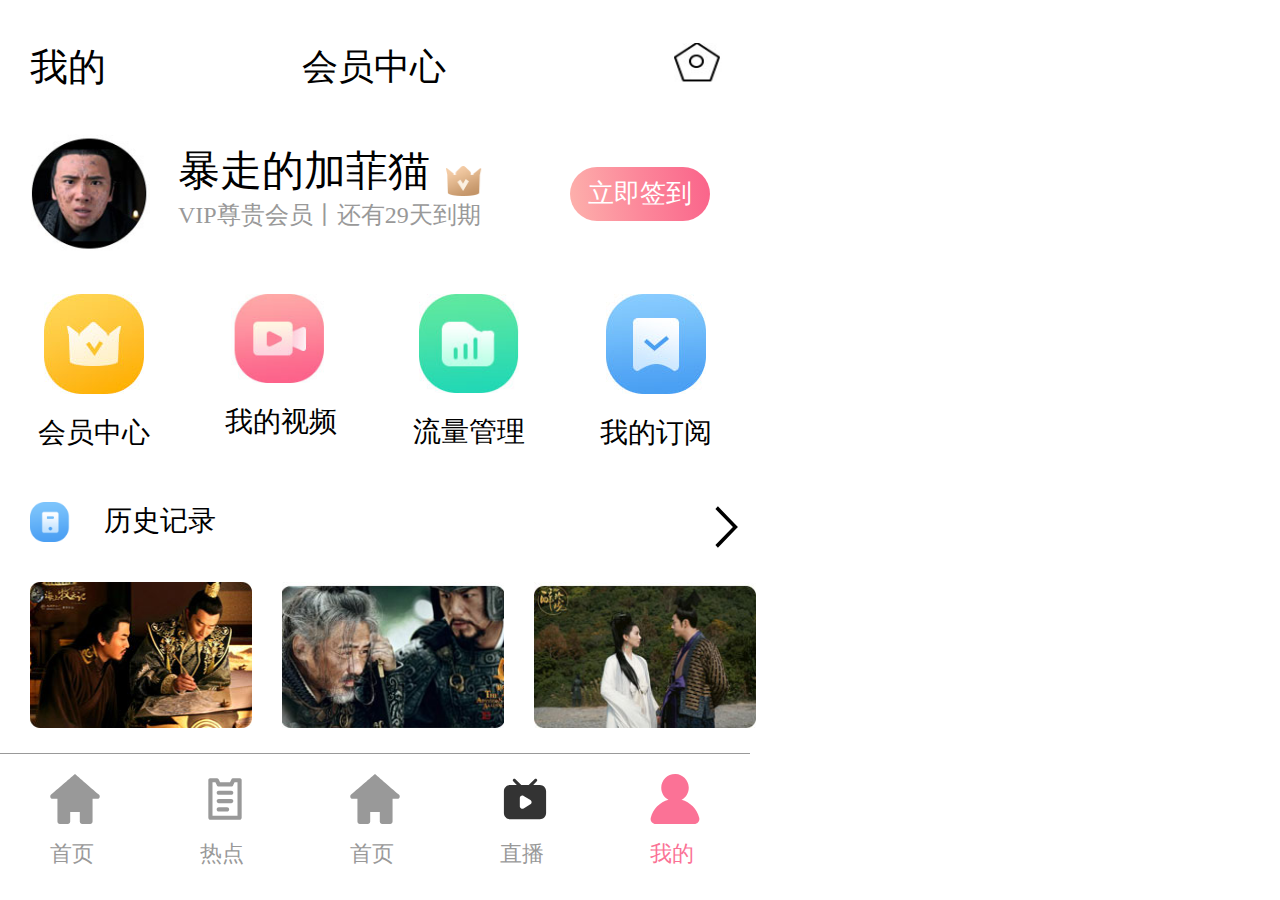
<file: 邓洪/移动端/my.html>
<!DOCTYPE html>
<html lang="en">
<head>
    <meta charset="UTF-8">
    <meta http-equiv="X-UA-Compatible" content="IE=edge">
    <meta name="viewport" content="width=device-width, initial-scale=1.0">
    <title>我的</title>
    <!-- 引入重置样式表 reset.css-->
    <link rel="stylesheet" href="css/reset.css">
    <!-- 引入公共样式表 common.css -->
    <link rel="stylesheet" href="css/common.css">
    <!-- 引入我的样式表 index.css -->
    <link rel="stylesheet" href="css/my.css">
    <!-- 引入字体图标js -->
    <script src="fonts/iconfont.js"></script>
    <!-- 引入自适应js -->
    <script src="js/rem.js"></script>
</head>
<body>
    <!-- 头部 -->
    <div id="header">
        <h2>我的</h2>
        <h3>会员中心</h3>
        <img src="images/set.jpg" alt="">
    </div>
    <!-- 主体 -->
    <div id="main">
        <div id="self">
            <img src="images/headImg2.jpg" alt="" class="left">
            <div class="middle">
                <span>暴走的加菲猫</span>
                <img src="images/vip.png" alt="">
                <p>VIP尊贵会员丨还有29天到期</p>
            </div>
            <div class="right">
                立即签到
            </div>
        </div>
        <div id="use">
            <div>
                <img src="images/nav21.jpg" alt="">
                <a href="#">会员中心</a>
            </div>
            <div>
                <img src="images/nav22.jpg" alt="">
                <a href="#">我的视频</a>
            </div>
            <div>
                <img src="images/nav23.jpg" alt="">
                <a href="#">流量管理</a>
            </div>
            <div>
                <img src="images/nav24.jpg" alt="">
                <a href="#">我的订阅</a>
            </div>
        </div>
        <div id="history">
            <div class="top">
                <img src="images/nav8.png" alt="">
                <h2>历史记录</h2>
                <svg class="icon" aria-hidden="true">
                    <use xlink:href="#icon-youfanhui-copy"></use>
                </svg>
            </div>
            <div class="middle">
                <div>
                    <img src="images/history3.jpg" alt="">
                    <a href="#">九州海上牧云记</a>
                </div>
                <div>
                    <img src="images/history1.jpg" alt="">
                    <a href="#">三国军师联盟</a>
                </div>
                <div>
                    <img src="images/history2.jpg" alt="">
                    <a href="#">醉玲珑 TV版</a>
                </div>
            </div>
            <div class="bottom">
                <div>
                    <img src="images/downlode.jpg" alt="">
                    <a href="#">本地缓存</a>
                    <span>已有4个正在缓存中</span>
                    <svg class="icon" aria-hidden="true">
                        <use xlink:href="#icon-youfanhui-copy"></use>
                    </svg>
                </div>
                <div>
                    <img src="images/msg.jpg" alt="">
                    <a href="#">我的消息</a>
                    <svg class="icon" aria-hidden="true">
                        <use xlink:href="#icon-youfanhui-copy"></use>
                    </svg>
                </div>
                <div>
                    <img src="images/video.jpg" alt="">
                    <a href="#">直播预约</a>
                    <svg class="icon" aria-hidden="true">
                        <use xlink:href="#icon-youfanhui-copy"></use>
                    </svg>
                </div>
                <div>
                    <img src="images/collect.jpg" alt="">
                    <a href="#">我的收藏</a>
                    <svg class="icon" aria-hidden="true">
                        <use xlink:href="#icon-youfanhui-copy"></use>
                    </svg>
                </div>
                <div>
                    <img src="images/share.jpg" alt="">
                    <a href="#">分享有礼</a>
                    <span>马上获得500MB流量</span>
                    <svg class="icon" aria-hidden="true">
                        <use xlink:href="#icon-youfanhui-copy"></use>
                    </svg>
                </div>
                <div>
                    <img src="images/tel.jpg" alt="">
                    <a href="#">联系客服</a>
                    <svg class="icon" aria-hidden="true">
                        <use xlink:href="#icon-youfanhui-copy"></use>
                    </svg>
                </div>
                <div>
                    <img src="images/aboutUs.jpg" alt="">
                    <a href="#">关于我们</a>
                    <span>当前已是最新版本</span>
                    <svg class="icon" aria-hidden="true">
                        <use xlink:href="#icon-youfanhui-copy"></use>
                    </svg>
                </div>
            </div>
        </div>
    </div>
    <!-- 底部导航 -->
    <div id="footerNav">
        <div>
            <svg class="icon" aria-hidden="true">
                <use xlink:href="#icon-iconfontzhizuobiaozhun023101"></use>
            </svg>
            <a href="index.html">首页</a>
        </div>
        <div>
            <svg class="icon" aria-hidden="true">
                <use xlink:href="#icon-wenzhang"></use>
            </svg>
            <a href="#">热点</a>
        </div>
        <div>
            <svg class="icon" aria-hidden="true">
                <use xlink:href="#icon-iconfontzhizuobiaozhun023101"></use>
            </svg>
            <a href="#">首页</a>
        </div>
        <div>
            <svg class="icon" aria-hidden="true">
                <use xlink:href="#icon-zhibo"></use>
            </svg>
            <a href="#">直播</a>
        </div>
        <div>
            <svg class="icon" aria-hidden="true">
                <use xlink:href="#icon-wode"></use>
            </svg>
            <a href="my.html">我的</a>
        </div>
        </ul>
    </div>
</body>
</html>
</file>
<file: 刘亮/会员首页/fonts/iconfont.css>
@font-face {
  font-family: "iconfont"; /* Project id  */
  src: url('iconfont.ttf?t=1634866290959') format('truetype');
}

.iconfont {
  font-family: "iconfont" !important;
  font-size: 16px;
  font-style: normal;
  -webkit-font-smoothing: antialiased;
  -moz-osx-font-smoothing: grayscale;
}

.icon-youfanhui-copy:before {
  content: "\e649";
}

.icon-iconfontzhizuobiaozhun023101:before {
  content: "\e667";
}

.icon-wode:before {
  content: "\e67b";
}

.icon-sousuo:before {
  content: "\e6d9";
}

.icon-aixin:before {
  content: "\e8ab";
}

.icon-faxian:before {
  content: "\e608";
}

.icon-zhibo:before {
  content: "\e615";
}

.icon-wenzhang:before {
  content: "\e61b";
}
</file>
<file: 刘亮/会员首页/css/index.css>
body{
    display: flex;
    flex-direction: column;
    height: 100vh;
    width: 100vw;
   
}
#main{
    flex:1;
    overflow: auto;
}
#header{
    height: 1rem;
    width: 7.5rem;
    margin: auto;
    display: flex;
    justify-content: space-between;
    align-items: center;
}
#header .left{
    width: 2.03rem;
    height: 0.58rem;
    font-size: 0.36rem;
    text-align: center;
}
#header  span{
    font-size: 0.33rem;
    align-items: center;
    
}
#header .left a{
    color: #000000;
}
#header .left :hover a{
    border-bottom: 0.04rem solid red;
    color: red;
}
#banner{
    width: 7.5rem;
    height: 4.1rem;
    margin: auto;

}
#banner img{
    width: 7.5rem;
    height: 4.1rem;
}
#movie{
    height: 2.27rem;
   width: 7.5rem;
    margin: auto;
    overflow: hidden;
}
#movie .title{
    height: 1.45rem;
    margin: auto;
    display: flex;
    justify-content: space-between;
    margin-top: 0.3rem;
}
#movie .title div{
    width: 1.11rem;
    height: 1.46rem;
    text-align: center;
    display: flex;
    flex-direction: column;

}
#movie .title div img{
    width: 1rem;
    height: 1rem;
}
#movie .title div a{
    font-size: 0.24rem;
    margin-top: 0.18rem;
    color: #6f6f6f;
}
/* 精彩直播 */
#Wonderful{
    height: 8.28rem;

    width: 7.5rem;
    margin: auto;
}
#Wonderful .title{
    width: 6.93rem;
    height: 0.38rem;
    margin: auto;
    display: flex;
    justify-content: space-between;
}
#Wonderful .title h6{
    font-size: 0.34rem;
}
#Wonderful .title a{
    font-size: 0.28rem;
    color: #999999;
}
#Wonderful .content{
    width: 6.92rem;
    height: 2.94rem;
    margin: auto;
    display: flex;
}
#Wonderful .content div{
    width: 3.38rem;
    height: 2.94rem;

    margin-top: 0.32rem;
    margin-left: 0.2rem;
}
#Wonderful .content div:nth-child(1){
    margin-left: 0rem;
}
#Wonderful .content div h6{
    font-size: 0.28rem;
    margin-top: 0.24rem;
    margin-bottom: 0.14rem;
    line-height: 0.28rem;
}
#Wonderful .content div a{
    font-size: 0.2rem;
    line-height: 0.2rem;
    color:#999999
}
#Wonderful .title1{
    width: 6.93rem;
    height: 0.38rem;
    margin: auto;
    display: flex;
    justify-content: space-between;
    margin-top: 0.55rem;
}
#Wonderful .title1 h6{
    font-size: 0.34rem;
}
#Wonderful .title1 a{
    font-size: 0.28rem;
    color: #999999;
}
#Wonderful .bottom{
    margin-top: 0.34rem;
    width: 6.92rem;
    height: 2.94rem;
    margin: auto;
    display: flex;
}
#Wonderful .bottom div{
    width: 3.38rem;
    height: 2.94rem;

    margin-top: 0.32rem;
    margin-left: 0.2rem;
}
#Wonderful .bottom div:nth-child(1){
    margin-left: 0rem;
}
#Wonderful .bottom div h6{
    font-size: 0.28rem;
    margin-top: 0.24rem;
    margin-bottom: 0.14rem;
    line-height: 0.28rem;
}
#Wonderful .bottom div a{
    font-size: 0.2rem;
    line-height: 0.2rem;
    color:#999999
}
#Wonderful .title3{
    width: 6.93rem;
    height: 0.38rem;
    margin: auto;
    display: flex;
    justify-content: space-between;
    margin-top: 0.55rem;
}
.title3{
    width: 6.93rem;
    height: 0.38rem;
    margin: auto;
    display: flex;
    justify-content: space-between;
    margin-top: 0.55rem;
}
.title3 h6{
    font-size: 0.34rem;
}
.title3 a{
    font-size: 0.28rem;
    color: #999999;
}
</file>
<file: 刘亮/定制师/css/index.css>
/* 头部 */
body{
    min-width: 1182px;
}
#header{
    height: 50px;
    background-color: #f1f0f5;
}
#header .container{
    width: 1182px;
    height: 50px;
    margin: auto;
}
#header .container a{
    line-height: 50px;
    font-size: 12px;
    color: #a0a0a0;
}
#header .container a img{
    width: 20px;
    height: 20px;
    margin-right: 8px;
}
#header .container a:last-child{
    float: right;
}
#header .container a .first{
    margin-right: 18px;
}
/* 导航 */
#nav .container{
    height: 140px;
    width: 1182px;
    margin: auto;
    overflow: hidden;
}
#nav .container .logo{
    width: 144px;
    height: 48px;
    margin-top: 45px;
    float: left;
}
#nav .container .logo img{
    width: 144px;
    height: 48px;
    
}
#nav .container .title{
    width: 638px;
    height: 28px;
    float: left;
    margin-left: 169px;
    margin-top: 59px;
}
#nav .container .title ul li{
    float: left;
    font-size: 15px;
    margin-left: 40px;
    height: 28px;
    
}
#nav .container .title ul .first{
    margin-left: 0px;
}
#nav .container .title ul .third{
    border-bottom: 2px solid #4585ff;
}
#nav .container .title ul li:hover{
    border-bottom: 2px solid #4585ff;
}
#nav .container .login{
    margin-top: 25px;
    float: right;
    margin-right: 3px;
}
#nav .container .login div{
    width: 43px;
    height: 22px;
    float: left;
    border-right: 1px solid #dddddd;
    text-align: center;
}
#nav .container .login .last{
    border-left: 1px solid #dddddd;
    border-right: 0px;
    
}
#nav .container .login a{
    font-size: 14px;
    color: #808080;

    line-height: 22px;
}
/* 轮播图 */
#banner{
    border-top: 1px solid #4c4c4c;
    height: 530px;
    background: url(../images/banner1.jpg)no-repeat;
    font-size: 100% 100%;
    background-position: center;
}
/* 产品展示 */
#show{
    height: 1676px;
    background-color: #eceaeb;
    overflow: hidden;
}
#show .container{
    height: 1528px;
    width: 1182px;
    margin: auto;
    margin-top: 62px;

}
#show .container .top{
    height: 792px;
    width: 1182px;

  
}
#show .container  img{
    height: 422px;
   width: 1182px;
}
#show .container  h6{
    font-size: 34px;
    line-height: 34px;
    margin-top: 30px;
     text-align: center;
     margin-bottom: 32px;
}
#show .container  p{
    font-size: 24px;
    margin-left: 26px;
    line-height: 42px;
    color: #525051;
}
#show .container  button{
    width: 323px;
    height: 71px;
    text-align: center;
    margin-left: 414px;
    margin-top: 75px;
    border-radius: 6px;
    border: 1px solid #4586fe;
    color:#4586fe ;
}
#show .container .bottom{
    height: 694px;
    width: 1182px;
    margin-top: 12px;
}
#show .container .bottom button{
    width: 323px;
    height: 71px;
    text-align: center;
    margin-left: 414px;
    margin-top: 48px;
    border-radius: 6px;
    border: 1px solid #4586fe;
    color:#c7d6ff ;
    background-color: #4586fe;
}
/* 定制师 */
#Customizer{
    height: 1634px;
    background-color: #eceaeb;

}
.container{
    width: 1182px;
    height: 1536px;
    margin: auto;
}
#Customizer a{
    width: 381px;
    height: 478px;
    float: left;
    margin-top: 51px;
    margin-left: 19px;
}
#Customizer a:nth-child(1){
    margin-left: 0px;
    margin-top: 0px;
}
#Customizer a:nth-child(4){
    margin-left: 0px;
}
#Customizer a:nth-child(7){
    margin-left: 0px;
}
#Customizer a:nth-child(2){
    margin-top: 0px;
}
#Customizer a:nth-child(3){
    margin-top: 0px;
}
/* 品质 */
#quality{
    height: 200px;

    overflow: hidden;
}
#quality .content{
    width: 988px;
    height: 120px;
    margin: auto;

    margin-top: 54px;
}
#quality .content div{
    width: 111px;
    height: 82px;
    background-color: green;
    float: left;
    margin-left: 199px;
    text-align: center;
}
#quality .content div img{
    margin-bottom: 23px;
}

#quality .content div:nth-child(1){
    margin-left: 0px;
    width: 97px;
}
#quality .content div:nth-child(3){
    width: 92px;
}
#quality .content div:nth-child(4){
    width: 75px;
}
#quality .content div a{
  
    color: #333333;
}
#quality .content div:nth-child(1) img{
   width: 97px;
    height: 82px;
}
#quality .content div:nth-child(2) img{
    width: 111px;
    height: 82px;
}
#quality .content div:nth-child(3) img{
    width: 92px;
    height: 82px;
}
#quality .content div:nth-child(4){
    width: 75px;
    height: 80px;
}
/* 关于我们 */
#aboutUs{
    height: 335px;
    background-color: #333333;
    overflow: hidden;
}
#aboutUs .content{
    width: 894px;
    height: 160px;
    margin: auto;
    margin-top: 90px;
}
#aboutUs .content .logo2{
    width: 144px;
    height: 49px;
    float: left;
}
#aboutUs .content .logo2 img{
    width: 144px;
    height: 46px;
}
#aboutUs .content  .me{
    float: left;
    width: 73px;
    height: 89px;
    margin-left: 107px;
}
#aboutUs .content  .me a{
  display: block;
    color: #ffffff;
    line-height: 16px;
}
#aboutUs .content  .me  ul a:nth-child(2){
    font-size: 14px;
    margin-top: 21px;
    line-height: 14px;
}
#aboutUs .content  .me  ul a:nth-child(3){
    font-size: 14px;
    margin-top: 21px;
    line-height: 14px;
}
#aboutUs .content .line{
    width: 1px;
    height: 79px;
    background-color: #fff;
    float: left;
    margin-left: 36px;
}
#aboutUs .content .article{
    width: 71px;
    height: 156px;
    float: left;
    margin-left: 42px;
}
#aboutUs .content .article a{
    display: block;
      color: #ffffff;
      line-height: 16px;
  }
  #aboutUs .content .article a:nth-child(2){
      font-size: 14px;
      margin-top: 21px;
      line-height: 14px;
  }
  #aboutUs .content .article a:nth-child(3){
      font-size: 14px;
      margin-top: 21px;
      line-height: 14px;
  }
  #aboutUs .content .article a:nth-child(4){
    font-size: 14px;
    margin-top: 21px;
    line-height: 14px;
  }
  #aboutUs .content .article a:nth-child(5){
    font-size: 14px;
    margin-top: 21px;
    line-height: 14px;
  }
  #aboutUs .content .line1{
    width: 1px;
    height: 79px;
    background-color: #fff;
    float: left;
    margin-left: 36px;
}
#aboutUs .content .serve{
    width: 71px;
    height: 156px;
    float: left;
    margin-left: 42px;
}
#aboutUs .content .serve a{
    display: block;
      color: #ffffff;
      line-height: 16px;
  }
  #aboutUs .content .serve a:nth-child(2){
      font-size: 14px;
      margin-top: 21px;
      line-height: 14px;
  }
  #aboutUs .content .serve a:nth-child(3){
      font-size: 14px;
      margin-top: 21px;
      line-height: 14px;
  }
  #aboutUs .content .serve a:nth-child(4){
    font-size: 14px;
    margin-top: 21px;
    line-height: 14px;
  }
  #aboutUs .content .serve a:nth-child(5){
    font-size: 14px;
    margin-top: 21px;
    line-height: 14px;
  }
  #aboutUs .content .line2{
    width: 1px;
    height: 79px;
    background-color: #fff;
    float: left;
    margin-left: 36px;
  
}
#aboutUs .content .concern{
   height: 90px;
   width: 71px;
   float: left;
   margin-left: 36px;
}
#aboutUs .content .concern a{
    display: block;
      color: #ffffff;
      line-height: 16px;

  }
  #aboutUs .content .concern span{
    margin-left: 14px;
    font-size: 12px;
    line-height: 12px;
  }
  #aboutUs .content .concern img{
    width: 26px;
    height: 24px;
  }
  #aboutUs .content .concern a:nth-child(2){
    margin-top: 15px;
  }
  #aboutUs .img{
    width: 84px;
    height: 84px;
  float: right;
  }
  #footer{
    height: 161px;
    background-color: #171717;
    border-top: 1px solid #6a6a6a;
  }
  #footer .content{
    width: 682px;
    height: 112px;
    
    margin: auto;
    margin-top: 28px;
  }
  #footer .content h6{
    font-size: 18px;
    color: #fff;
    margin-bottom: 24px;
    line-height: 18px;
  }
    #footer .content ul li{
        float: left;
        font-size: 12px;
        width: 72px;
        margin-left: 15px;
        line-height: 26px;
        color: #fff;
    }
    #footer .content .first{
        margin-left: 0px;
    }
    #footer .content p{
        text-align: center;
        font-size: 12px;
        color: #fff;
        line-height: 28px;
    }
</file>
<file: 李黄铭/定制师-自作/css/index.css>
body {
    min-width: 1186px;
}

.w {
    width: 1186px;
    margin: 0 auto;
}

.clearfix:after {
    content: '';
    display: block;
    height: 0;
    clear: both;
}

/* 头部 */
#top {
    height: 50px;
    background-color: #f0f0f4;

}

#top .w p {
    line-height: 50px;
    font-size: 12px;
    color: #c2c2c3;
    float: left;
}

#top .w ul {
    float: right;
}

#top .w ul li {
    float: left;
    line-height: 50px;
    font-size: 12px;
    color: #c2c2c3;
}

#top .w ul li:nth-child(2) {
    padding: 0 20px 0 10px;
}

#top .w ul li:nth-child(3) {
    padding-right: 10px;
}

/* 导航 */
#nav {
    height: 140px;
}

#nav .w {
    overflow: hidden;
    height: 140px;
}

#nav .w .logo {
    margin: 46px 0;
    float: left;
}

#nav .w ul {
    float: left;
    margin: 60px 0 0 150px;
}

#nav .w ul li {
    float: left;
    font-size: 16px;
    color: black;
    padding: 0 20px;
}

#nav .w ul li a {
    display: block;
    height: 40px;
}

#nav .w ul li a:hover {
    color: #8fb6ff;
    border-bottom: 2px solid #8fb6ff;
}

#nav .w>a {
    display: block;
    float: right;
    padding: 0 8px;
    height: 22px;
    line-height: 22px;
    font-size: 14px;
    color: #7a7a7a;
    margin-top: 26px;
}

/* bunner区域 */
#bunner {
    height: 532px;
    background: url(../images/banner1.jpg) no-repeat center/100% 100%;
}

/* 主要区域 */
#main {
    height: 3310px;
    background-color: #eceaea;
}

#main .w {
    height: 3310px;
    background-color: #eceaea;
}

#main .w .big1 {
    height: 420px;
    width: 100%;
    margin-top: 63px;
}

#main .w .big2 {
    height: 420px;
    width: 100%;
}

#main .w h1 {
    height: 90px;
    line-height: 90px;
    text-align: center;
    font-size: 34px;
    color: #333333;
    font-weight: 700;
}

#main .w p {
    font-size: 22px;
    line-height: 44px;
    color: #777676;
    padding: 0 30px;
    text-align: left;
}

#main .w a:nth-child(4) {
    display: block;
    width: 353px;
    height: 71px;
    border: 1px solid #4586fe;
    margin: 100px auto 40px;
    font-size: 28px;
    color: #4586fe;
    line-height: 71px;
    text-align: center;
    border-radius: 10px;
}

#main .w a:nth-child(8) {
    display: block;
    width: 353px;
    height: 71px;
    border: 1px solid #4586fe;
    margin: 50px auto 90px;
    font-size: 28px;
    color: #4586fe;
    line-height: 71px;
    text-align: center;
    border-radius: 10px;
}

#main .w a:hover {
    color: #fff;
    background-color: #4586fe;
}

#main .w ul li {
    float: left;
    width: 382px;
    height: 480px;
    margin-bottom: 40px;
    margin-right: 20px;
}

#main .w ul li:nth-child(3n) {
    margin-right: 0;
}

/* 服务 */
#service .w {
    height: 200px;
}

#service .w li {
    float: left;
    width: 25%;
    text-align: center;
    margin-top: 55px;
}

#service .w li h2 {
    height: 60px;
    line-height: 60px;
    font-size: 16px;
    color: #bbbbbb;
}

/* 底部导航 */
#item {
    height: 336px;
    background-color: #333333;
    border-bottom: 1px solid #6a6a6a;
}

#item .w {
    height: 336px;
    background-color: #333333;
}

#item .w .logo2 {
    float: left;
    margin-top: 88px;
    margin-right: 65px;
}

#item .w dl {
    height: 80px;
    float: left;
    margin-top: 88px;
    padding: 0 38px;
    border-right: 1px solid #dddddd;
}

#item .w dl:nth-of-type(4) {
    border: 0;
}

#item .w dl dt a {
    font-size: 18px;
    color: #ffffff;
}

#item .w dl dd a {
    font-size: 14px;
    color: #adadad;
    line-height: 36px;
}

#item .w dl dd a img {
    margin-right: 12px;
}

#item .w .erweima {
    margin-top: 88px;
}

/* 页脚 */
#footer {
    height: 160px;
    background-color: #171717;
}

#footer .w {
    height: 160px;
    background-color: #171717;

}

#footer .w h1 {
    font-size: 18px;
    color: #ffffff;
    height: 70px;
    line-height: 70px;
    margin-left: 250px;
}

#footer .w ul {
    width: 685px;
    margin-left: 250px;
}

#footer .w li {
    float: left;
    width: 80px;
}

#footer .w li a {
    font-size: 12px;
    color: #ffffff;
    line-height: 26px;
}

#footer .w p {
    font-size: 12px;
    color: #ffffff;
    margin-top: 10px;
    text-align: center;
}
</file>
<file: 李黄铭/移动端-自作/css/index.css>
body {
    height: 100vh;
    display: flex;
    flex-direction: column;
}

#header {
    height: 1.38rem;
    display: flex;
    padding: 0 0.3rem;
    align-items: center;
}

#header a {
    width: 1.36rem;
    height: 0.7rem;
    font-size: 0.38rem;
    display: flex;
    flex-direction: column;
    justify-content: space-between;
    align-items: center;
}

#header a img {
    width: 0.36rem;
    height: 0.04rem;
    display: none;
}

#header a:hover {
    color: red;
}

#header a:hover img {
    display: block;
}

#header i {
    flex-grow: 1;
    line-height: 1.38rem;
    font-size: 0.38rem;
    text-align: right;
}

#main {
    flex-grow: 1;
    overflow: auto;
}

.bunner {
    height: 4.1rem;
    text-align: center;
}

.bunner img {
    width: 6.9rem;
    height: 4.1rem;
}

.channer {
    padding: 0 0.3rem;
    height: 2.07rem;
}

.channer ul {
    display: flex;
    height: 2.07rem;
    align-items: center;
}

.channer ul li {
    height: 1.48rem;
    width: 25%;
    text-align: center;
}

.channer ul li i {
    font-size: 1rem;
}

.channer ul li h2 {
    font-size: 0.26rem;
    height: 0.77rem;
    line-height: 0.77rem;
}

.channer ul li:nth-child(1) i {
    color: #fc8096;
}

.channer ul li:nth-child(2) i {
    color: #41dcaf;
}

.channer ul li:nth-child(3) i {
    color: #7bc1f9;
}

.channer li:nth-child(4) i {
    color: #fdb431;
}
.live{
    padding: 0 0.3rem;
    height: 1rem;
    display: flex;
}
.live h1{
    flex-grow: 1;
    font-size: 0.36rem;
    line-height: 1rem;
}
.live a{
    font-size: 0.26rem;
    color: #999999;
    width: 1.46rem;
    line-height: 1rem;
}
.item{
    padding: 0 0.3rem;
    display:flex ;
    justify-content: space-between;
}
.item h2{
    margin-top: 0.2rem;
    font-size: 0.28rem;
}
.item p{
    margin-top: 0.14rem;
    font-size: 0.24rem;
    color: #999999;
}
.item img{
    width: 3.36rem;
    height: 2.07rem;
}
.tv{
    display: flex;
    flex-direction: column;
    padding:0 0.3rem;
}
.tv li div{
    width: 3.75rem;
}
.tv li a{
    height: 1.75rem;
    display: flex;
    justify-content: space-between;
    margin-bottom: 0.3rem;
}
.tv li div h2{
    font-size: 0.28rem;
    line-height: 0.6rem;
    color: black;
    display: flex;
    justify-content: space-between;
}
.tv li div h2 i{
    width: 0.6rem;
    font-size: 0.28rem;
}
.tv li div p{
    font-size: 0.2rem;
    color: #999999;
    line-height: 0.57rem;
}
.tv img{
    width: 2.7rem;
    height: 1.72rem;
}

/* 页脚 */
#footer {
    height: 1.04rem;
    border-top: 0.01rem solid #f0f0f0;
}
#footer ul{
    height: 1.04rem;
    display: flex;
    align-items: center;
}
#footer ul li{
    width: 25%;
    text-align: center;
}
#footer ul li a{
    display: flex;
    flex-direction: column;
}
#footer ul li i{
    font-size: 0.4rem;
    color: #aaaaaa;
    height: 0.68rem;
    line-height: 0.68rem;
}
#footer ul li span{
    font-size: 0.2rem;
    color: #aaaaaa;
}
#footer ul li a:hover i{
    color: #fb7296;
}
#footer ul li a:hover span{
    color: #fb7296;
}
</file>
<file: 李黄铭/移动端-自作/fonts/iconfont.css>
@font-face {
  font-family: "iconfont"; /* Project id  */
  src: url('iconfont.ttf?t=1634866290959') format('truetype');
}

.iconfont {
  font-family: "iconfont" !important;
  font-size: 16px;
  font-style: normal;
  -webkit-font-smoothing: antialiased;
  -moz-osx-font-smoothing: grayscale;
}

.icon-youfanhui-copy:before {
  content: "\e649";
}

.icon-iconfontzhizuobiaozhun023101:before {
  content: "\e667";
}

.icon-wode:before {
  content: "\e67b";
}

.icon-sousuo:before {
  content: "\e6d9";
}

.icon-aixin:before {
  content: "\e8ab";
}

.icon-faxian:before {
  content: "\e608";
}

.icon-zhibo:before {
  content: "\e615";
}

.icon-wenzhang:before {
  content: "\e61b";
}
</file>
<file: 王玲/PC端/css/index.css>
.container {
    width: 1182px;
    margin: 0 auto;
}
body {
    min-height: 1182px;
    background-color: #eceaea;
}
.clearfix::after {
    height: 0;
    content: '';
    display: block;
    clear: both;
}
#welcome {
	height: 50px;
	background-color: #f0f0f4;
    font-size: 12px;
	color: #999999;
    line-height: 50px;
    padding-left: 370px;
    padding-right: 369px;
}
#welcome img {
    margin-left: 9px;
    margin-right: 9px;
}
#welcome p:nth-child(1) {
    float: left;
}
#welcome p:nth-child(2) {
    float: right;
}
#nav {
	height: 140px;
	background-color: #fff;
}
#nav img {
    margin-top: 45px;
    float: left;
    width: 143px;
	height: 52px;
    margin-right: 170px;
}
#nav ul {
    float: left;
    margin-top: 59px;
}
#nav ul li {
    float: left;
    margin-right: 40px;
    
}
#nav ul li a {
    font-size: 16px;
    padding-bottom: 13px;
	color: #333333;
}
#nav ul li:hover a {
    color: #4586ff;
    border-bottom: 3px solid #4586ff;
}
#nav ul li:nth-child(3) a {
    color: #4586ff;
    border-bottom: 3px solid #4586ff;
}
#nav p {
    float: right;
    font-size: 14px;
	color: #666666;
    margin-top: 29px;
}
#banner {
    height: 531px;
    margin-bottom: 62px;
}
#main>.top img {
    width: 1182px;
	height: 420px;
}
#main {
    text-align: center;
}
#main>.top {
    margin-bottom: 96px;
}
#main h4 {
    font-size: 36px;
	color: #333333;
    margin: 28px auto;
    font-weight: normal;
}
#main p {
    font-size: 24px;
	color: #505050;
    margin: 0 50px 0 28px;
    text-align: justify;
}
#main>.center {
    margin-bottom: 48px;
}
#main h3 {
    width: 355px;
	height: 73px;
    line-height: 73px;
	border-radius: 6px;
	border: solid 1px #4586fe;
    font-size: 30px;
	font-weight: normal;
	color: #4586fe;
    margin: 0 auto 40px auto;
}
#main>.center img {
    width: 1182px;
	height: 420px;
}
#main>.bottom h3 {
    background-color: #4586ff;
    color: #fff;
    margin-bottom: 91px;
}
#main>.bottom {
    margin-bottom: 50px;
}

#main>.bottom li:nth-child(2) {
    position: relative;
}
#main>.bottom li:nth-child(2) div {
    width: 380px;
	height: 478px;
    background-color: #4586fe;
    opacity: 0.5;
    position: absolute;
    top: 0;
    left: 0;
}
#main>.bottom img {
    width: 380px;
	height: 478px;
}
#main>.bottom li {
    float: left;
    width: 380px;
	height: 478px;
    margin-right: 20px;
}
#main>.bottom li:nth-child(3n) {
    margin-right: 0;
    margin-bottom: 50px;
}
#tabbar {
    padding: 56px 471px 24px 463px;
    height: 120px;
	background-color: #ffffff;
}
#tabbar li {
    width: 94px;
    height: 104px;
    text-align: center;
    float: left;
    margin-right: 126px;
}
#tabbar li:last-child {
    margin-right: 0;
}
#tabbar img {
    width: 93px;
	height: 80px;
}
#tabbar p {
    margin-top: 20px;
    font-size: 18px;
	color: #333333;
}
#aboutUs {
    height: 160px;
    background-color: #333333;
    padding: 92px 0 90px 370px;
}
#aboutUs>ul {
    float: left;
    margin-right: 40px;
    margin-left: 40px;
}
#aboutUs>img:nth-child(1) {
    float: left;
    width: 143px;
    height: 49px;
    margin-right: 67px;
}
#aboutUs>img:last-child {
    float: left;
    width: 82px;
    height: 84px;
}
#aboutUs ul li {
    font-size: 12px;
	color: #ffffff;
    margin-bottom: 18px;
}
#aboutUs ul li:first-child {
    font-size: 18px;
}
#aboutUs ul li img {
    margin-right: 12px;
    width: 27px;
    height: 23px;
}
#footer{
    padding: 28px 0 19px 0;
    background-color: #171717;
    color: #fff;
    font-size: 12px;
}
#footer div {
    width: 682px;
    margin: 0 auto;
}
#footer h5 {
    font-size: 18px;
    margin-bottom: 24px;
}
#footer ul li {
    float: left;
    margin-right: 25px;
}
#footer ul {
    float: none;
    margin-bottom: 12px;
}
#footer p {
    float: none;
    color: #fff;
    text-align: center;
}
</file>
<file: 王玲/移动端/fonts/iconfont.css>
@font-face {
  font-family: "iconfont"; /* Project id  */
  src: url('iconfont.ttf?t=1634866290959') format('truetype');
}

.iconfont {
  font-family: "iconfont" !important;
  font-size: 16px;
  font-style: normal;
  -webkit-font-smoothing: antialiased;
  -moz-osx-font-smoothing: grayscale;
}

.icon-youfanhui-copy:before {
  content: "\e649";
}

.icon-iconfontzhizuobiaozhun023101:before {
  content: "\e667";
}

.icon-wode:before {
  content: "\e67b";
}

.icon-sousuo:before {
  content: "\e6d9";
}

.icon-aixin:before {
  content: "\e8ab";
}

.icon-faxian:before {
  content: "\e608";
}

.icon-zhibo:before {
  content: "\e615";
}

.icon-wenzhang:before {
  content: "\e61b";
}
</file>
<file: 王玲/移动端/css/index.css>
body {
    width: 7.5rem;
    display: flex;
    flex-direction: column;
    height: 100vh;

}
#header {
    width: 6.84rem;
    height: 1.36rem;
    padding-left: 0.36rem;
    padding-right: 0.3rem;
    line-height: 1.36rem;
    display: flex;
}
#header a,#header span {
    font-size: 0.38rem;
	color: #000000;
}
#header a:nth-child(1) {
	color: #fd2852;
    align-self: flex-start;
}
#header a:nth-child(2) {
    align-self: flex-start;
    margin-left: 0.56rem;
    flex: 1;
    
}
#main {
    overflow: auto;
    flex: 1;
    
    
}
#banner {
    width: 7.5rem;
    height: 4.4rem;
    display: flex;
    justify-content: center;
}
#banner img {
    width: 7.5rem;
    height: 4.4rem;

}
#nav ul {
    display: flex;
    width: 6.46rem;
	height: 1.59rem;
    padding-right: 0.52rem;
    padding-left: 0.52rem;
    align-items: center;
}
#nav li {
    width: 25%;
    text-align: center;

    
}
#nav li p {
    font-size: 0.26rem;
	color: #000000;
}
#nav li img {
    width: 1rem;
    height: 1rem;
    margin-bottom: 0.22rem;
}

#jingcai {
    width: 6.9rem;
    padding-left: 0.3rem;
    padding-right: 0.3rem;

}
#jingcai .top{
    display: flex;
    justify-content: space-between;
    margin-top: 0.51rem;
    margin-bottom: 0.33rem;


}
#jingcai .top p:nth-child(1) {
    font-size: 0.36rem;
    color: #000;
}
#jingcai .top p,#jingcai .top span {
    font-size: 0.28rem;
	color: #999999;
}
#jingcai ul {
    display: flex;
    justify-content: space-between;
}
#jingcai img{
    width: 3.36rem;
    height: 2.06rem;
}
#jingcai p {
    font-size: 0.3rem;
	color: #000000;
}
#jingcai p span {
    font-size: 0.24rem;
	color: #999999;
}
#tv li{
    width: 7.02rem;
    display: flex;
    justify-content: space-between;
    margin-bottom: 0.3rem;
}
#tv li .right span {
    margin-right: 0;
    font-size: 0.26rem;
}
#tv li p {
    font-size: 0.28rem;
	color: #000000;
}
#tv li p span {
    font-size: 0.22rem;
	color: #999999;
}
#tv img {
    width: 2.7rem;
	height: 1.72rem;
    margin-right: 0.35rem;

}

#tv li p span:nth-child(2) {
    line-height: 0.7rem;
}

#footer ul {
    width: 6.5rem;
    height: 1rem;
    font-size: 0.22rem;
	color: #999999;
    display: flex;
    padding-left: 0.5rem;
    padding-right: 0.5rem;
    justify-content: space-between;
    align-items: center;

}
#footer ul li {
    text-align: center;
}
#footer ul li:hover {
    color: #fb7296;
}
#footer ul li:nth-child(3) {
    color: #fb7296;
}
#footer ul span {
    font-size: 0.34rem;
    line-height: 0.46rem;

}
</file>
<file: 苟鑫朝/PC端/css/common.css>
.container{
    width: 1182px;
    margin: 0 auto;
}
</file>
<file: 苟鑫朝/PC端/css/index.css>
body {
    min-width: 1182px;
}

/* 头部 */
#top {
    width: 100%;
    height: 50px;
    background-color: #f0f0f4;
}

#top .daohan {
    height: 50px;
    line-height: 50px;
    background-color: #eeeeee;
}

#top .daohan>span {
    font-size: 12px;
    color: #999999;
}

#top .daohan .lianxi {
    width: 260px;
    height: 50px;
    float: right;
    font-size: 12px;
    color: #999999;
}

#top .daohan .lianxi img {
    margin: 0px 10px 0px 10px;
}

/* logo */
#nav {
    height: 140px;
    margin: auto;
}

#nav .logo1 {
    height: 140px;
}

#nav .logo1 img {
    width: 143px;
    height: 52px;
    margin: 45px 70px 0px 0px;
    vertical-align: bottom;
    float: left;
}

#nav .logo1 .ul1 {
    width: 660px;
    margin-top: 50px;
    float: left;
}

#nav .logo1 .ul1 li {
    height: 30px;
    line-height: 20px;
    font-family: PingFang-SC-Regular;
    font-size: 16px;
    color: #333333;
    float: left;
    margin: 0 15px 0 15px;
}

#nav .logo1 .ul1 li:nth-child(1) {
    margin-left: 0px;
}

#nav .logo1 .ul1 li:nth-child(7) {
    margin-right: 0px
}

#logo .logo1 .ul1 li:hover a {
    border-bottom: 2px solid #8fb6ff;
}

#nav .logo1 .ul1 li:hover a {
    color: #8fb6ff;
}

#nav .logo1 .ul2 {
    width: 80px;
    height: 23px;
    float: right;
}

#nav .logo1 .ul2 li {
    height: 20px;
    line-height: 23px;
    font-size: 14px;
    font-family: PingFang-SC-Regular;
    line-height: 11px;
    color: #666666;
    float: left;
    text-align: center;
    margin-top: 25px;
}

#nav .logo1 .ul2 li:nth-child(1) {
    padding-right: 8px;
    border-right: 1px solid #dddddd;
}

#nav .logo1 .ul2 li:nth-child(2) {
    padding-left: 8px;
    border-left: 1px solid #dddddd;
}

/* bannner */
#banner {
    width: 100%;
    height: 530px;
}

#banner img {
    width: 100%;
    height: 530px;
    margin: auto;
}

/* 内容 */
#content {
    height: 3270px;
    background-color: #eceaea;
}

#content .lx {
    height: 716px;
    padding-top: 64px;
}

#content .lx img {
    width: 1182px;
    height: 422px;
}

#content .lx h1 {
    height: 92px;
    line-height: 92px;
    font-family: PingFang-SC-Medium;
    font-size: 36px;
    text-align: center;
    color: #333333;
}

#content .lx p {
    width: 1103px;
    height: 109px;
    line-height: 42px;
    font-family: PingFang-SC-Regular;
    font-size: 24px;
    color: #505050;
    margin: auto;
}

#content .gushi1 {
    width: 1182px;
    height: 735px;
    margin: auto;
}

#content .gushi1 div {
    padding-top: 22px;
    width: 355px;
    height: 51px;
    line-height: 30px;
    border-radius: 6px;
    border: solid 1px #4586fe;
    text-align: center;
    margin: auto;
    margin-bottom: 40px;
}

#content .gushi1 div span {
    height: 29px;
    font-family: PingFang-SC-Regular;
    font-size: 30px;
    color: #4586fe;
}

#content .gushi1 div img {
    width: 1182px;
    height: 421px;
}

#content .gushi1 h1 {
    height: 92px;
    line-height: 92px;
    text-align: center;
    font-family: PingFang-SC-Medium;
    font-size: 36px;
    color: #333333;
}

#content .gushi1 p {
    width: 1103px;
    height: 109px;
    line-height: 42px;
    font-family: PingFang-SC-Regular;
    font-size: 24px;
    color: #505050;
    margin: auto;
}

#content .gushi1:hover .lj {
    background-color: #4586ff;
}

#content .gushi1:hover span {
    color: #fefefe;
}

#content .gushi3 {
    width: 1182px;
    height: 1720px;
    margin: auto;
}

#content .gushi3 .lj2 {
    padding-top: 22px;
    width: 355px;
    height: 51px;
    line-height: 30px;
    border-radius: 6px;
    border: solid 1px #4586fe;
    text-align: center;
    margin: auto;
    margin-bottom: 40px;
}

#content .gushi3:hover .lj2 {
    background-color: #4586ff;
}

#content .gushi3:hover span {
    color: #fefefe;
}

#content .gushi3 span {
    height: 29px;
    font-family: PingFang-SC-Regular;
    font-size: 30px;
    color: #4586fe;
    margin-bottom: 90px;
}

#content .gushi3 .jgg {
    width: 1182px;
    height: 1640px;
    background-color: #eeeeee;
}

#content .gushi3 .jgg ul img {
    width: 380px;
    height: 480px;
    margin-bottom: 50px;
    vertical-align: baseline;
}

#content .gushi3 .jgg ul li {
    float: left;
}

#content .gushi3 .jgg ul li:nth-child(2) img {
    margin: 0px 20px 0px 20px;
}

#content .gushi3 .jgg ul li:nth-child(5) img {
    margin: 0px 20px 0px 20px;
}

#content .gushi3 .jgg ul li:nth-child(8) img {
    margin: 0px 20px 0px 20px;
}

#member {
    height: 200px;
}

#member ul {
    width: 1182px;
    height: 200px;
    margin: auto
}

#member ul li {
    float: left;
    margin: 60px 100px 0px 100px;
}

#member ul li h2 {
    text-align: center;
    font-size: 18px;
    color: #333333;
}

/* 关于我们 */
#aboutus {
    height: 340px;
    background-color: #333333;
}

#aboutus .about {
    width: 1182px;
    height: 340px;
    margin: auto;
}

#aboutus .about:nth-child(1) div {
    width: 143px;
    margin: 90px 107px 0px 0px;
    float: left;
}

#aboutus .about img {
    width: 143px;
    height: 49px;
    vertical-align: baseline;
}

#aboutus .about dl {
    height: 80px;
    margin-top: 90px;
    padding: 0px 40px 0px 40px;
    float: left;
    border-right: 1px solid #dddddd;

}

#aboutus dl dt {
    height: 37px;
    font-family: PingFang-SC-Medium;
    font-size: 18px;
    line-height: 37px;
    color: #ffffff;
}

#aboutus dl dd {
    height: 37px;
    font-family: PingFang-SC-Regular;
    font-size: 14px;
    line-height: 37px;
    color: #ffffff;
}

#aboutus .about .zl dd img {
    width: 27px;
    height: 25px;
}

#aboutus .erweima {
    width: 82px;
    height: 82px;
    float: left;
}

#aboutus .erweima img {
    width: 82px;
    height: 82px;
}

/* 页脚 */
#footer {
    height: 160px;
    background-color: #171717;
}

#footer div {
    width: 1182px;
    height: 160px;
    margin: auto;
}

#footer .zui {
    width: 681px;
    height: 133px;
    margin: auto;
    padding-top: 22px;
}

#footer .zui h2 {
    height: 42px;
    font-size: 18px;
    line-height: 42px;
    color: #ffffff;
}

#footer div ul {
    width: 685px;
}

#footer div ul li {
    width: 85px;
    height: 28px;
    font-size: 12px;
    line-height: 28px;
    color: #ffffff;
    float: left;
}#footer div p{
        height: 36px;
        font-size: 12px;
        line-height: 36px;
        color: #ffffff;
        text-align: center;
}
</file>
<file: 苟鑫朝/移动端/css/common.css>
.container{
    width: 1182px;
    margin: 0 auto;
}
</file>
<file: 苟鑫朝/移动端/fonts/iconfont.css>
@font-face {
  font-family: "iconfont"; /* Project id  */
  src: url('iconfont.ttf?t=1634866290959') format('truetype');
}

.iconfont {
  font-family: "iconfont" !important;
  font-size: 16px;
  font-style: normal;
  -webkit-font-smoothing: antialiased;
  -moz-osx-font-smoothing: grayscale;
}

.icon-youfanhui-copy:before {
  content: "\e649";
}

.icon-iconfontzhizuobiaozhun023101:before {
  content: "\e667";
}

.icon-wode:before {
  content: "\e67b";
}

.icon-sousuo:before {
  content: "\e6d9";
}

.icon-aixin:before {
  content: "\e8ab";
}

.icon-faxian:before {
  content: "\e608";
}

.icon-zhibo:before {
  content: "\e615";
}

.icon-wenzhang:before {
  content: "\e61b";
}
</file>
<file: 苟鑫朝/移动端/css/index.css>
body {
    height: 100vh;
    display: flex;
    flex-direction: column;
}

/* 导航 */
#nav {
    height: 100px;
    display: flex;
    background-color: #ffffff;
}

#nav div {
    display: flex;
    height: 70px;
    padding-top: 20px;
}

#nav div a:nth-child(1) {
    width: 127px;
    font-size: 36px;
    color: #000000;
    display: flex;
    flex-direction: column;
    align-items: center;
    padding: 0px 10px 0px 20px;
}

#nav div a:nth-child(2) {
    width: 510x;
    font-size: 36px;
    color: #000000;
    display: flex;
    flex-direction: column;
    align-items: center;
    padding: 0px 10px 0px 0px;
    margin-right: 430px;
}

#nav div span {
    margin-top: 15px;
    font-size: 36px;
    color: #000000;
}

#nav div img {
    width: 36px;
    height: 4px;
    display: none;
}

#nav div a:hover img {
    display: block;
}

#content {
    flex-grow: 1;
    height: 700px;
    overflow: hidden;
}

#banner {
    height: 652px;
}

#banner img {
    width: 750px;
    height: 412px;
}

#banner .bankuai {
    height: 210px;
    display: flex;
    justify-content: space-around;
}

#banner .bankuai .ban {
    margin-top: 20px;
    width: 100px;
    height: 130px;
}
#banner .bankuai .ban p{
    font-size: 24px;
    text-align: center;
}

#banner .bankuai .ban img {
    width: 100px;
    height: 100px;
}
#content .Wonderful{
    height: 400px;
    background-color: aqua;
}
</file>
<file: 邓洪/PC端/css/index.css>
/* 版心 */
.container{
    width: 1180px;
    margin: auto;
}
body{
    min-width: 1180px;
}
/* 头部 */
#header{
    height: 50px;
    background-color: #f0f0f4;
}
#header .left{
    font-size: 12px;
	color: #999999;
    float: left;
    margin-top: 20px;
}
#header .right{
    margin-top: 20px;
    float: right;
    font-size: 12px;
    color: #999999;
}
#header .right img{
    margin-right: 10px;
}
#header .right .im2{
    margin-left: 18px;
}
/* 导航 */
#nav{
    height: 140px;
}
#nav .logo{
    margin-top: 46px;
    float: left;
}
#nav ul{
    margin-left: 270px;
}
#nav li{
    line-height: 140px;
    margin-right: 40px;
    float: left;
}
#nav li:nth-child(3) a{
    color: #4586ff;
}
#nav li:nth-child(3) img{
    margin-top: -50px;
    display: block;
}
#nav ul a{
    font-size: 16px;
	line-height: 11px;
	color: #333333;
}
#nav div{
    margin-top: 24px;
    float: right;
}
#nav div a{
    font-size: 14px;
	line-height: 11px;
	color: #666666;
}
/* 轮播 */
#banner{
    height: 531px;
}
#banner img{
    width: 100%;
    height: 100%;
}
/* 故事 */
#story{
    height: 3300px;
    background-color: #eceaeb;
}
#story .first img{
    margin-top: 60px;
    height: 420px;
}
#story  .first h2{
    margin-top: 26px;
	font-size: 36px;
    margin-left: 356px;
	color: #333333;
}
#story  .first div{
    width: 1100px;
    height: 22px;
    font-size: 24px;
	color: #505050;
    margin-left: 28px;
    margin-top: 33px;
}
#story .second{
    width: 1180px;
	height: 788px;
    margin-top: 150px;
}
#story .second h3{
    width: 355px;
	height: 73px;
	border-radius: 6px;
	border: solid 1px #4586fe;
    font-size: 30px;
	color: #4586fe;
    text-align: center;
    margin-left: 414px;
    line-height: 73px;
}
#story .second img{
    width: 100%;
    height: 420px;
    margin-top: 40px;
}
#story .second h2{
	font-size: 36px;
	color: #333333;
    margin-top: 27px;
    margin-bottom: 30px;
    margin-left: 432px;
}
#story .second div{
    width: 1127px;
	height: 66px;
	font-size: 24px;
	color: #505050;
    margin-left: 28px;
}
#story .last{
    height: 1750px;
}
#story .last h2{
    width: 355px;
	height: 73px;
	border-radius: 6px;
	border: solid 1px #4586fe;
    font-size: 30px;
	color: #fefefe;     
    text-align: center;
    margin-left: 414px;
    line-height: 73px;
    margin-bottom: 90px;
    background-color: #4586ff;
}
#story .last li{
    width: 380px;
	height: 478px;
	background-color: #ffffff;
    margin-right: 20px;
    margin-bottom: 50px;
    float: left;
}
#story .last li:nth-child(3n){
    margin-right: 0px;
}
/* 业务 */
#business{
    height: 200px;
    overflow: hidden;
}
#business ul{
    margin-left: 10px;
}
#business li{
    width: 120px;
    height: 200px;
    float: left;;
    text-align: center;
    margin-left: 95px;
}
#business li:nth-child(2){
    margin-left: 152px;
}
#business li:nth-child(3){
    margin-left: 174px;
}
#business li:nth-child(4){
    margin-left: 174px;
}
#business li img{
    margin-top: 60px;
}
#business li a{
	font-size: 18px;
    margin-top: 22px;
	line-height: 11px;
    display: block;
	color: #333333;
}
/* 关于我们 */
#aboutUs{
    height: 335px;
    background-color: #333333;
    overflow: hidden;
    margin-top: 10px;
}
#aboutUs .logo{
    margin-top: 90px;
    float: left;
}
#aboutUs ul{
    margin-top: 90px;
    margin-left: 40px;
    margin-right: 40px;
    float: left;
}
#aboutUs ul:nth-child(2){
    margin-left: 104px;
}
#aboutUs ul:last-child{
    margin-left: 0;
}
#aboutUs ul li{
    margin-bottom: 20px;
}
#aboutUs ul li img{
    margin-right: 12px;
}
#aboutUs ul li:first-child a{
	font-size: 18px;
	line-height: 11px;
	color: #ffffff;
}
#aboutUs .container div{
    width: 1px;
    height: 80px;
    background-color: #dddddd;
    margin-top: 90px;
    margin-left: 38px;
    margin-right: 30px;
    float: left;
}
/* 页脚 */
#footer{
    height: 158px;
    border-bottom: 1px solid #6a6a6a;
    border-top: 1px solid #6a6a6a;
    background-color: #171717;
}
#footer .container div{
    width: 681px;
	height: 113px;
    margin-left: 246px;
    margin-top: 28px;
}
#footer h2{
	font-size: 18px;
	line-height: 11px;
	color: #ffffff;
}
#footer a{
    width: 60px;
	height: 13px;
	font-size: 12px;
	line-height: 25px;
	color: #ffffff;
    margin-right: 28px;
}
#footer .a1{
    margin-right: 16px;
}
#footer p{
    margin-left: 288px;
    margin-top: 10px;
}
</file>
<file: 邓洪/移动端/css/common.css>
/* 字体图标 */
.icon {
    width: 0.5rem;
    height: 0.5rem;
    vertical-align: -0.15em;
    fill: currentColor;
    overflow: hidden;
  }
body{
  width: 100vw;
  height: 100vh;
  display: flex;
  flex-direction: column;
}
/* 主体 */
#main{
  display: flex;
  flex-direction: column;
  flex: 1;
  overflow: auto;
}
</file>
<file: 邓洪/移动端/css/index.css>
/* 头部 */
#header{
    width: 7.5rem;
    height: 1.4rem;
    display: flex;
    align-items: center;
}
#header div{
    width: 1.65rem;
    height: 0.64rem;
    display: flex;
    flex-direction: column;
    justify-content: space-between;
    align-items: center;
}
#header .hot{
    width: 5.15rem;
    height: 0.64rem;
	font-size: 0.38rem;
	color: #000000;
}
#header div a{
	font-size: 0.38rem;
	color: #fd2852;
}
#header div img{
    width: 0.36rem;
    height: 0.04rem;
    display: block;
}
#header svg{
    font-size: 0.4rem;
}
/* 轮播 */
#banner{
    width: 7.5rem;
    height: 4.11rem;
}
#banner img{
    width: 7.5rem;
    height: 4.11rem;
}
/* 服务 */
#serv{
    width: 7.5rem;
    height: 2.24rem;
    display: flex;
    justify-content: space-around;
}
#serv div{
    width: 1.08rem;
    height: 2.24rem;
    display: flex;
    flex-direction: column;
    align-items: center;
}
#serv div img{
    width: 1rem;
    height: 1rem;
    margin-top: 0.3rem;
}
#serv div a{
	font-size: 0.26rem;
    display: block;
	color: #000000;
    margin-top: 0.2rem;
}
#niceLife{
    width: 7.5rem;
    height: 3.62rem;
    display: flex;
    flex-direction: column;
}
#niceLife .top{
    width: 7.5rem;
    height: 0.66rem;
    display: flex;
}
#niceLife .top h2{
    width: 5.52rem;
    height: 0.66rem;
    font-size: 0.36rem;
    margin-left: 0.3rem;
	color: #000000;
}
#niceLife .top a{
	font-size: 0.28rem;
	color: #999999;
}
#niceLife .top svg{
    font-size: 0.2rem;
    color: #999;
}
#niceLife .bottom img{
    width: 3.38rem;
    height: 2.06rem;
}
#niceLife .bottom a{
	font-size: 0.3rem;
	color: #000000;
    display: block;
    margin-top: 0.2rem;
}
#niceLife .bottom{
    margin-left: 0.3rem;
    display: flex;
}
#niceLife .bottom p{
	font-size: 0.24rem;
    margin-top: 0.12rem;
	color: #999999;
}
#niceLife .bottom div:first-child{
    margin-right: 0.18rem;
}
#ppLife{
    width: 7.5rem;
    height: 3.62rem;
    display: flex;
    margin-top: 0.5rem;
    flex-direction: column;
}
#ppLife .top{
    width: 7.5rem;
    height: 0.66rem;
    display: flex;
}
#ppLife .top h2{
    width: 5.52rem;
    height: 0.66rem;
    font-size: 0.36rem;
    margin-left: 0.3rem;
	color: #000000;
}
#ppLife .top a{
	font-size: 0.28rem;
	color: #999999;
}
#ppLife .top svg{
    font-size: 0.2rem;
    color: #999;
}
#ppLife .bottom img{
    width: 3.38rem;
    height: 2.06rem;
}
#ppLife .bottom a{
	font-size: 0.3rem;
	color: #000000;
    display: block;
    margin-top: 0.2rem;
}
#ppLife .bottom{
    margin-left: 0.3rem;
    display: flex;
}
#ppLife .bottom p{
	font-size: 0.24rem;
    margin-top: 0.12rem;
	color: #999999;
}
#ppLife .bottom div:first-child{
    margin-right: 0.18rem;
}
#tvLife{
    width: 7.5rem;
    height: 9.16rem;
    display: flex;
    flex-direction: column;
}
#tvLife .top{
    width: 7.5rem;
    height: 1.1rem;
    display: flex;
    margin-left: 0.3rem;
    align-items: center;
}
#tvLife .top h2{
    width: 5.52rem;
    height: 1.1rem;
    font-size: 0.36rem;
	color: #000000;
    display: flex;
    align-items: center;
}
#tvLife .top a{
	font-size: 0.28rem;
	color: #999999;
}
#tvLife .top svg{
    font-size: 0.2rem;
    color: #999;
}
#tvLife .bottom{
    margin-bottom: 0.3rem;
    display: flex;
}
#tvLife .bottom .left{
    width: 2.7rem;
    height: 1.72rem;
}
#tvLife .bottom .left img{
    width: 2.7rem;
    height: 1.72rem;
}
#tvLife .bottom .right{
    margin-left: 0.44rem;
}
#tvLife .bottom .right div{
    width: 3.8rem;
    height: 0.4rem;
    display: flex;
    align-items: center;
    margin-top: 0.25rem;
    margin-bottom: 0.15rem;
}
#tvLife .bottom .right a{
    width: 3.31rem;
	font-size: 0.28rem;
	color: #000000;
}
#tvLife .bottom .right svg{
    font-size: 0.25rem;
}
#tvLife .bottom .right p{
    font-size: 0.22rem;
    color: #999;
    margin-bottom: 0.36rem;
}
#tvLife .bottom .right p:last-child{
    margin-bottom: 0rem;
}
#footerNav{
    width: 7.5rem;
    height: 1.46rem;
    border-top: 0.01rem solid #999;
    display: flex;
    justify-content: space-around;
  }
  #footerNav div{
    display: flex;
    flex-direction: column;
    color: #999;
  }
  #footerNav div:nth-child(3) a{
    color: #fb7296;
  }
  #footerNav div:nth-child(3) svg{
    color: #fb7296;
  }
  #footerNav svg{
    margin-top: 0.2rem;
    font-size: 0.4rem;
  }
  #footerNav a{
    display: block;
    color: #999;
    font-size: 0.22rem;
    margin-top: 0.15rem;
  }
</file>
<file: 王玲/移动端/css/vip.css>
body {
    width: 750px;
    display: flex;
    flex-direction: column;
    height: 100vh;

}
#header {
    width: 680px;
    padding-left: 35px;
    padding-right: 35px;
    height: 120px;
    line-height: 120px;
    display: flex;
    justify-content: space-between;
    
}
#header div,#header span {
    font-size: 38px;
	color: #000000;
}
#main {
    overflow: auto;
    flex: 1;
}
#mine {
    width: 690px;
    height: 120px;
    padding-left: 30px;
    padding-right: 30px;
    display: flex;
    justify-content: space-between;
    margin-bottom: 43px;
}
#mine .left {
    display: flex;
    width: 470px;
    justify-content: space-between;
}
#mine .left img {
    width: 120px;
    height: 120px;
}
#mine .left p {
    font-size: 42px;
	color: #000000;
}
#mine .left p span {
    font-size: 24px;
	color: #999999;
}
#mine .left p img {
    width: 37px;
	height: 30px;
    margin-left: 10px;
}
#mine .right {
    width: 140px;
	height: 54px;
    line-height: 54px;
	background-image: linear-gradient(82deg, 
		#fdb1ac 0%, 
		#fc879a 50%, 
		#fa638a 100%);
	border-radius: 27px;
    font-size: 26px;
	color: #ffffff;
    margin-top: 35px;
    text-align: center;
}
#nav ul {
    width: 690px;
    height: 120px;
    padding-left: 30px;
    padding-right: 30px;
    display: flex;
}
#nav ul li {
    width: 25%;
    text-align: center;
}
#nav ul p {
    font-size: 28px;
	color: #000000;
    margin-top: 20px;
}

#history {
    margin-top: 50px;
    width: 690px;
    height: 120px;
    line-height: 120px;
    padding-left: 30px;
    padding-right: 30px;
    display: flex;
    justify-content: space-between;
}
#history .left {
    width: 180px;
    display: flex;
    justify-content: space-between;

}
#history .left p {
    font-size: 28px;
	color: #000000;
}
#history .left img {
    margin-top: 44px;
    width: 38px;
    height: 38px;
}
#history .right span {
    font-size: 24px;
    color: #999;
}
#record ul {
    width: 690px;
    height: 120px;
    padding-left: 30px;
    padding-right: 30px;
    display: flex;
    margin-bottom: 50px;
}
#record ul li {
    margin-right: 14px;
}
#record img {
    width: 220px;
    height: 146px;
}

#record p {
    font-size: 28px;
	color: #000000;
    margin-top: 20px;
}
#footer {

}
</file>
<file: 邓洪/移动端/css/my.css>
#header{
    width: 7.5rem;
    height: 1.34rem;
    align-items: center;
    display: flex;
}
#header h2{
    width: 2.72rem;
    color: #000;
    font-size: 0.38rem;
    margin-left: 0.3rem;
}
#header h3{
    width: 3.72rem;
    color: #000;
    font-size: 0.36rem;
}
#header img{
    width: 0.48rem;
    height: 0.48rem;
}
#self{
    width: 7.5rem;
    height: 1.2rem;
    display: flex;
    align-items: center;
}
#self .left{
    width: 1.2rem;
    height: 1.2rem;
    margin-left: 0.3rem;
}
#self .middle{
    width: 4.2rem;
    height: 1.2rem;
    margin-top: 0.18rem;
}
#self .middle span{
    font-size: 0.42rem;
    color: #000;
    margin-left: 0.28rem;
}
#self .middle img{
    width: 0.38rem;
    height: 0.3rem;
    margin-left: 0.12rem;
}
#self .middle p{
    font-size: 0.24rem;
    color: #999;
    margin-left: 0.28rem;
}
#self .right{
    width: 1.4rem;
	height: 0.54rem;
	background-image: linear-gradient(82deg, 
		#fdb1ac 0%, 
		#fc879a 50%, 
		#fa638a 100%);
	border-radius: 0.27rem;
    text-align: center;
    line-height: 0.54rem;
    color: #fff;
    font-size: 0.26rem;
}
#use{
    width: 7.5rem;
    height: 2.48rem;
    display: flex;
    justify-content: space-around;
}
#use div{
    height: 1.48rem;
    display: flex;
    flex-direction: column;
    align-items: center;
}
#use div a{
	font-size: 0.28rem;
	color: #000000;
    display: block;
    margin-top: 0.2rem;
}
#use div img{
    width: 1rem;
    height: 1rem;
    margin-top: 0.4rem;
}
#history{
    width: 7.5rem;
    height: 11rem;
    display: flex;
    flex-direction: column;
    margin-top: 1rem;
}
#history .top{
    width: 7.5rem;
    height: 0.8rem;
    display: flex;
}
#history .top img{
    width: 0.4rem;
    height: 0.4rem;
    margin-left: 0.3rem;
    margin-right: 0.34rem;
}
#history .top h2{
    width: 6.32rem;
    font-size: 0.28rem;
    color: #000;
}
#history .top svg{
    font-size: 0.24rem;
}
#history .middle{
    width: 7.5rem;
    height: 0.98rem;
    display: flex;
    justify-content: space-between;
}
#history .middle img{
    width: 2.22rem;
    height: 1.46rem;
    margin-left: 0.3rem;
}
#history .middle a{
    color: #000;
    font-size: 0.26rem;
    display: block;
    margin-top: 0.22rem;
    margin-left: 0.3rem;
}
#history .bottom{
    width: 7.5rem;
    height: 5rem;
    margin-top: 1.2rem;
}
#history .bottom div{
    width: 7.5rem;
    height: 1.1rem;
    display: flex;
}
#history .bottom img{
    width: 0.4rem;
    height: 0.4rem;
    margin-left: 0.3rem;
    margin-right: 0.4rem;
}
#history .bottom a{
    width: 3.58rem;
    font-size: 0.28rem;
    color: #000;
}
#history .bottom div:nth-child(2) a{
    width: 5.8rem;
}
#history .bottom div:nth-child(3) a{
    width: 5.8rem;
}
#history .bottom div:nth-child(4) a{
    width: 5.8rem;
}
#history .bottom div:nth-child(6) a{
    width: 5.8rem;
}
#history .bottom span{
    font-size: 0.24rem;
    color: #999;
    margin-right: 0.15rem;
}
#history .bottom svg{
    font-size: 0.24rem;
}
#footerNav{
    width: 7.5rem;
    height: 1.46rem;
    border-top: 0.01rem solid #999;
    display: flex;
    justify-content: space-around;
  }
  #footerNav div{
    display: flex;
    flex-direction: column;
    color: #999;
  }
  #footerNav div:last-child a{
    color: #fb7296;
  }
  #footerNav div:last-child svg{
    color: #fb7296;
  }
  #footerNav svg{
    margin-top: 0.2rem;
    font-size: 0.4rem;
  }
  #footerNav a{
    display: block;
    color: #999;
    font-size: 0.22rem;
    margin-top: 0.15rem;
  }
</file>
